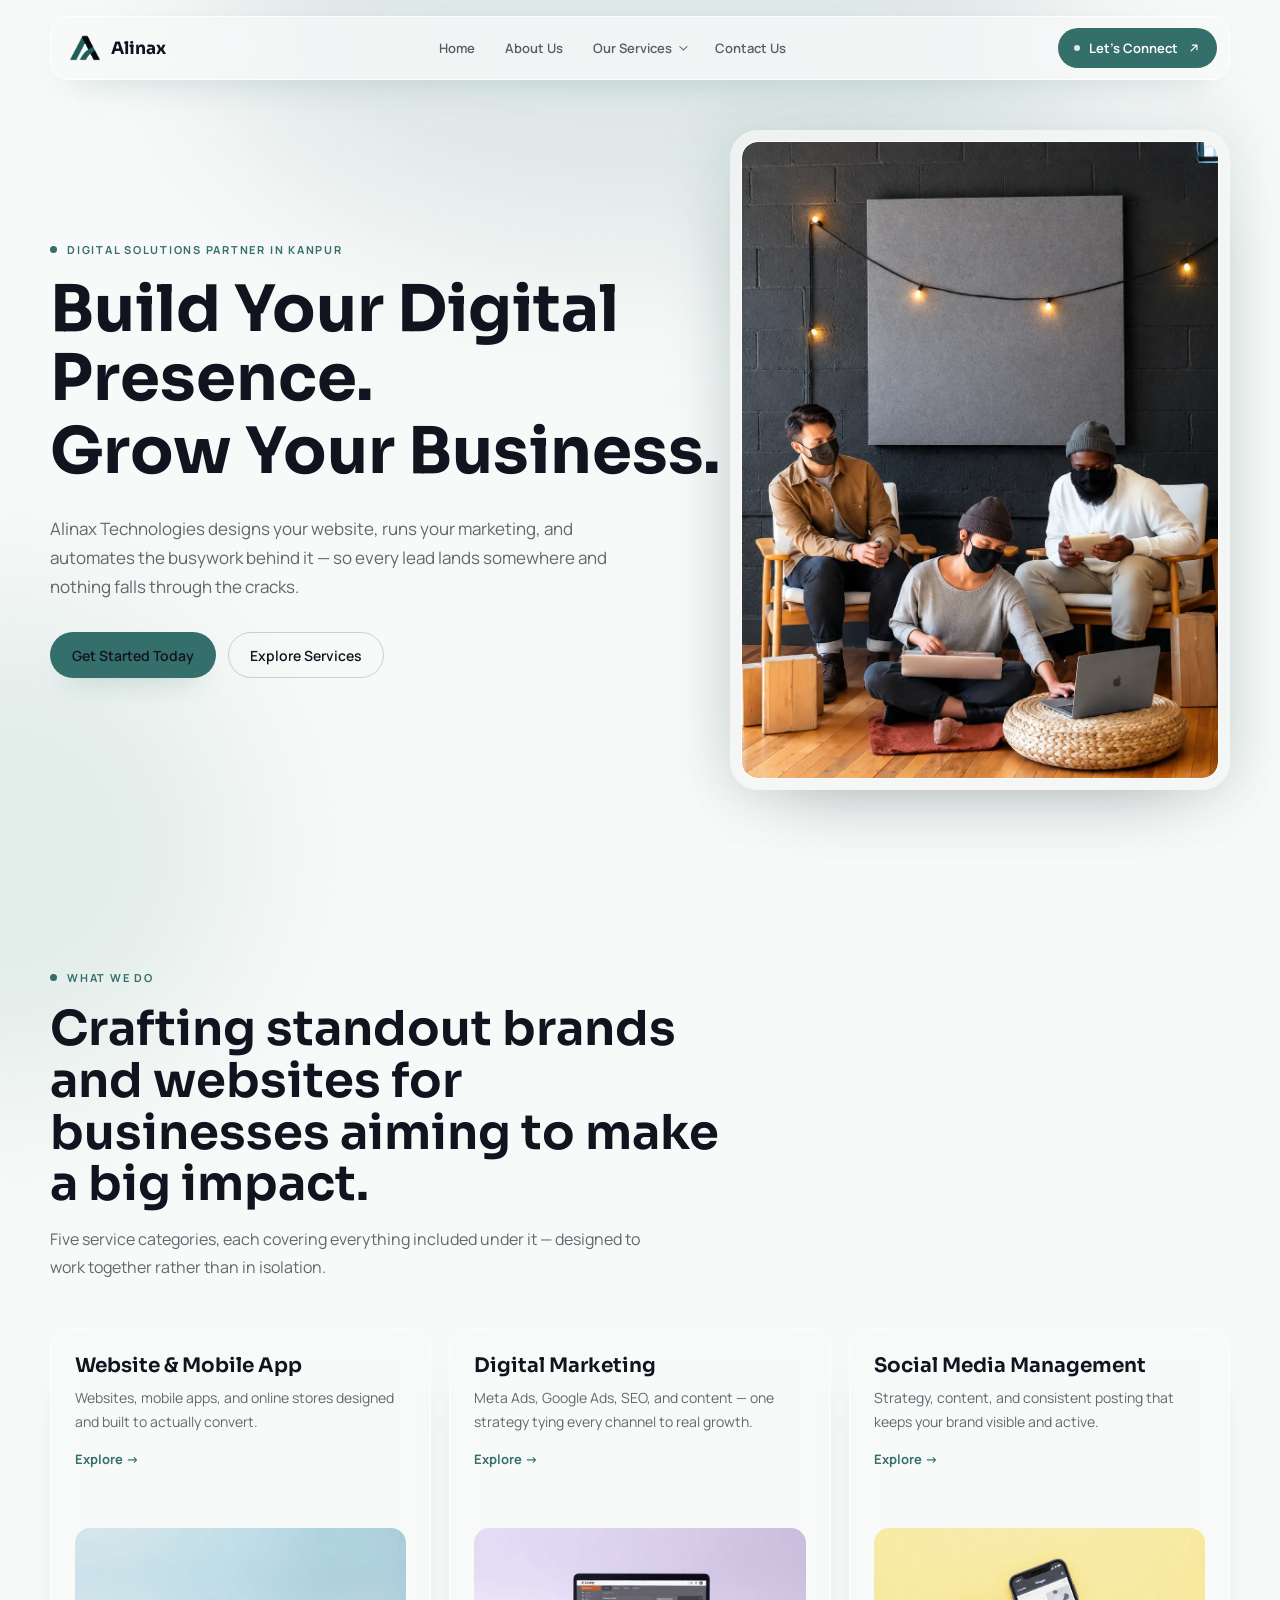
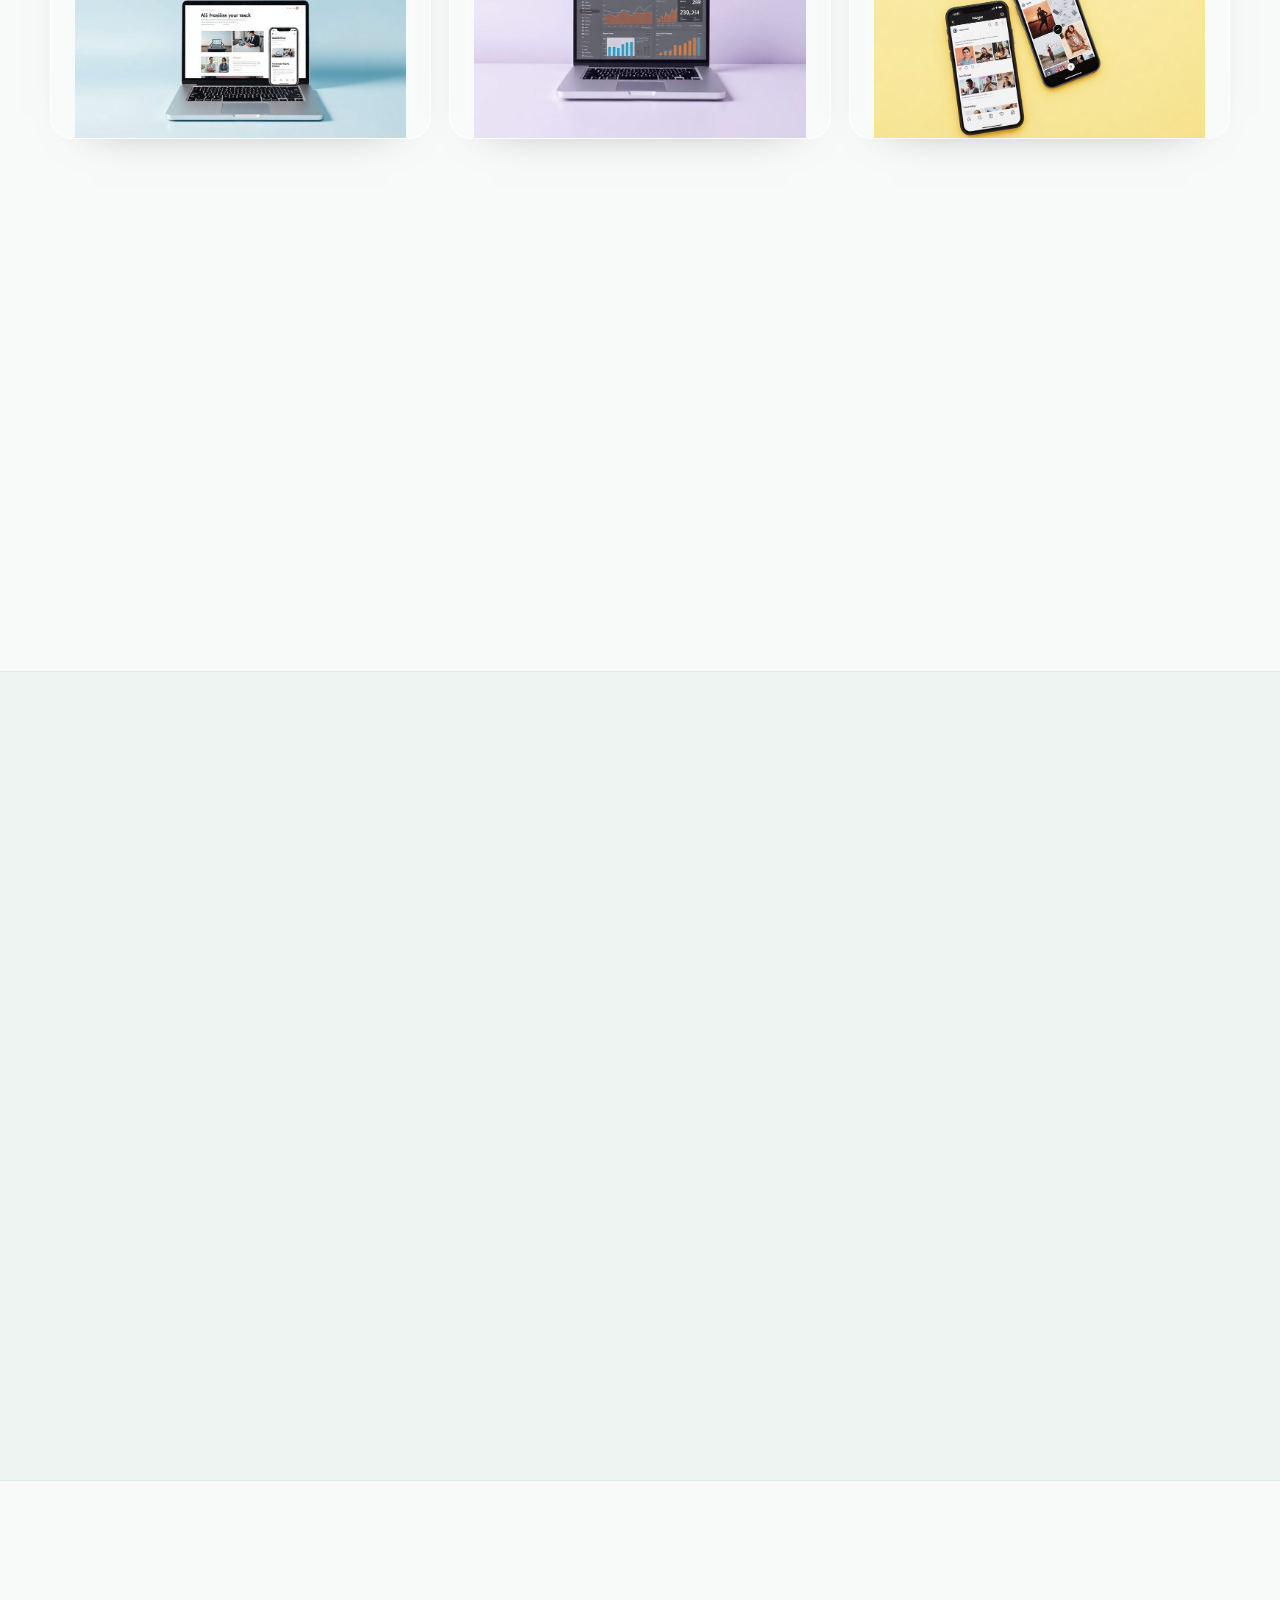
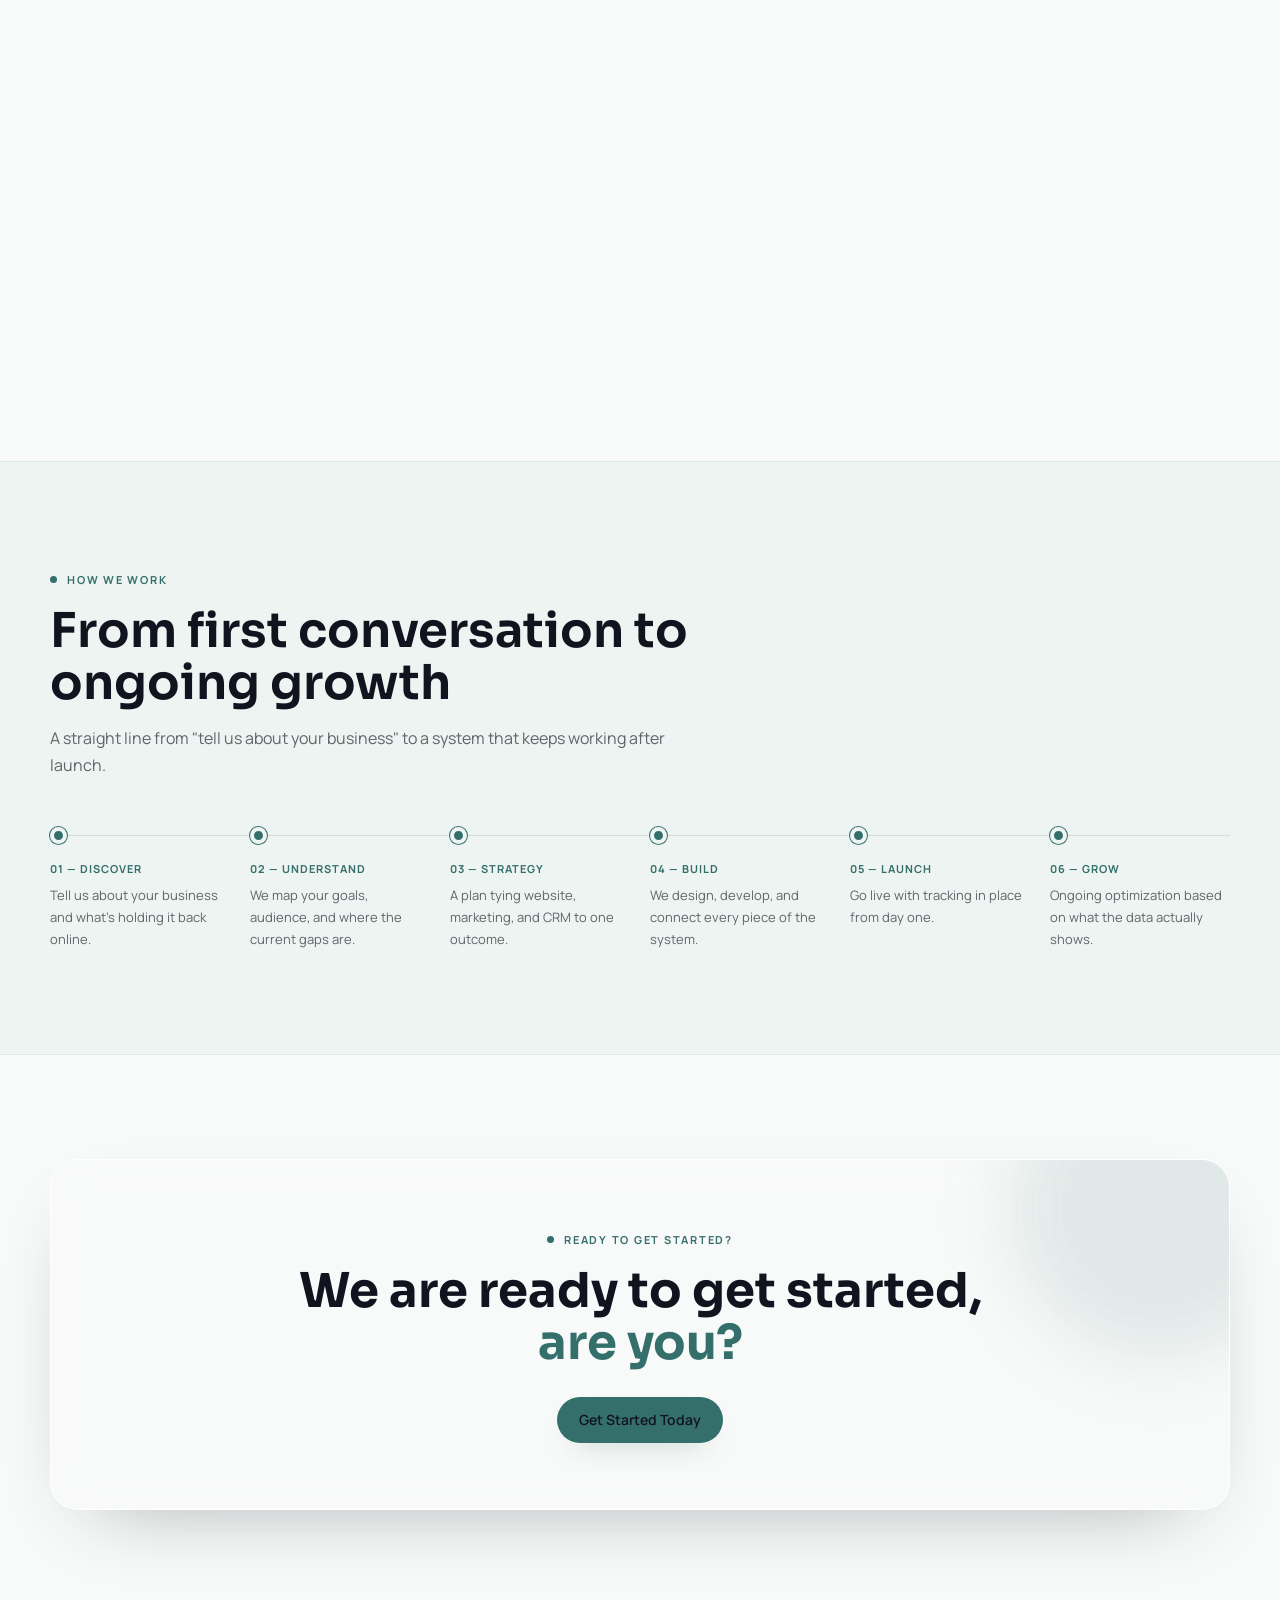
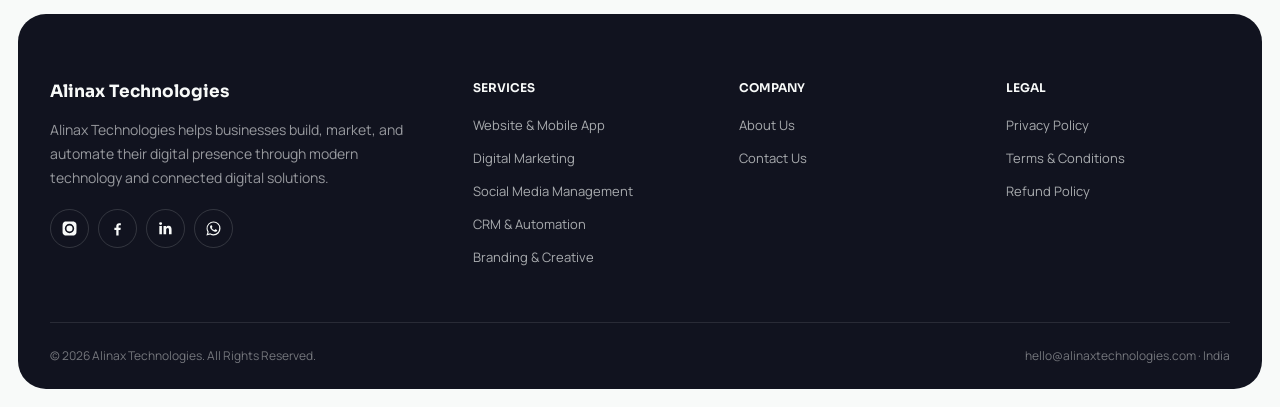
<file: index.html>
<!DOCTYPE html>
<html lang="en">
<head>
<meta charset="UTF-8">
<meta name="viewport" content="width=device-width, initial-scale=1.0">
<link rel="icon" type="image/png" href="/images/favicon.png">
<link rel="apple-touch-icon" href="/images/favicon.png">

<!-- ===== SEO: title + description (edit wording as you like, keep the keywords) ===== -->
<title>Alinax Technologies — Web Design & Digital Marketing Agency in Kanpur</title>
<meta name="description" content="Alinax Technologies is a Kanpur-based digital agency designing websites, running digital marketing, managing social media, and automating operations for growing businesses.">

<!-- ===== SEO: canonical (prevents duplicate-content issues with www/http variants) ===== -->
<link rel="canonical" href="https://alinaxtech.online/">

<!-- ===== SEO: Open Graph (controls the preview card on WhatsApp/Facebook/LinkedIn) ===== -->
<meta property="og:title" content="Alinax Technologies — Build Your Digital Presence">
<meta property="og:description" content="Alinax Technologies designs websites, runs digital marketing, and automates operations — one connected system to help businesses grow online.">
<meta property="og:image" content="https://alinaxtech.online/images/hero.webp">
<meta property="og:url" content="https://alinaxtech.online/">
<meta property="og:type" content="website">
<meta property="og:locale" content="en_IN">

<!-- ===== SEO: Twitter card ===== -->
<meta name="twitter:card" content="summary_large_image">
<meta name="twitter:title" content="Alinax Technologies — Build Your Digital Presence">
<meta name="twitter:description" content="Alinax Technologies designs websites, runs digital marketing, and automates operations for growing businesses.">
<meta name="twitter:image" content="https://alinaxtech.online/images/hero-5.webp">

<!-- ===== Performance: preload the LCP image ===== -->
<link rel="preload" as="image" href="images/hero.webp" fetchpriority="high">

<!-- ===== Performance: fonts, non-blocking ===== -->
<link rel="preconnect" href="https://fonts.googleapis.com">
<link rel="preconnect" href="https://fonts.gstatic.com" crossorigin>
<link rel="stylesheet" href="https://fonts.googleapis.com/css2?family=Bricolage+Grotesque:wght@500;600;700;800&family=Inter:wght@400;500;600&family=IBM+Plex+Mono:wght@400;500&display=swap" media="print" onload="this.media='all'">
<noscript><link rel="stylesheet" href="https://fonts.googleapis.com/css2?family=Bricolage+Grotesque:wght@500;600;700;800&family=Inter:wght@400;500;600&family=IBM+Plex+Mono:wght@400;500&display=swap"></noscript>

<link rel="stylesheet" href="css/style.css">

<!-- ===== SEO: LocalBusiness structured data — FILL IN your real street address and phone below ===== -->
<script type="application/ld+json">
{
  "@context": "https://schema.org",
  "@type": "ProfessionalService",
  "name": "Alinax Technologies",
  "image": "https://alinaxtech.online/images/hero-5.webp",
  "url": "https://alinaxtech.online/",
  "email": "hello@alinaxtechnologies.com",
  "telephone": "+91-8112516235",
  "address": {
    "@type": "PostalAddress",
    "streetAddress": "REPLACE WITH YOUR STREET ADDRESS",
    "addressLocality": "Kanpur",
    "addressRegion": "Uttar Pradesh",
    "postalCode": "REPLACE WITH PIN CODE",
    "addressCountry": "IN"
  },
  "areaServed": "IN",
  "sameAs": [
    "https://instagram.com",
    "https://facebook.com",
    "https://linkedin.com"
  ]
}
</script>
</head>
<body>
<div class="alinax">

  <!-- NAVBAR -->
  <header class="navbar">
    <nav class="nav-inner" aria-label="Main">
      <a class="logo" href="#top">
        <img src="images/A-logo.webp" width="230" height="230" alt="Alinax Technologies logo">
        <span class="logo-word">Alinax</span>
      </a>
      <ul class="nav-links" id="nav-links">
        <li><a href="#top">Home</a></li>
        <li><a href="#about">About Us</a></li>
        <li class="nav-dropdown">
          <a href="#" aria-haspopup="true">Our Services</a>
          <ul class="dropdown-menu">
            <li><a href="/services/web-design/">Website &amp; Mobile App</a></li>
            <li><a href="/services/digital-marketing/">Digital Marketing</a></li>
            <li><a href="/services/social-media-management/">Social Media Management</a></li>
            <li><a href="/services/crm-automation/">CRM &amp; Automation</a></li>
            <li><a href="/services/branding-creative/">Branding &amp; Creative</a></li>
          </ul>
        </li>
        <li><a href="/contact/">Contact Us</a></li>
      </ul>
      <div class="nav-cta">
        <a class="btn-connect" href="/contact/">
          <span class="dot" aria-hidden="true"></span>
          <span class="label">Let's Connect</span>
          <svg viewBox="0 0 24 24" aria-hidden="true"><path d="M7 17L17 7M9 7h8v8" stroke-linecap="round" stroke-linejoin="round"/></svg>
        </a>
        <button class="nav-toggle" id="nav-toggle" aria-expanded="false" aria-label="Menu">☰</button>
      </div>
    </nav>
  </header>

  <!-- HERO -->
  <section class="hero" id="top">
    <img class="hero-bg" src="images/hero.webp" width="1717" height="916" fetchpriority="high" alt="Digital marketing and web design team in Kanpur planning business growth">
    <span class="hero-veil"></span>
    <div class="container">
      <span class="eyebrow">Digital solutions partner in Kanpur</span>
      <h1>
        <span class="line"><span>Build Your Digital Presence.</span></span>
        <span class="line"><span>Grow Your Business.</span></span>
      </h1>
      <p class="lead">Alinax Technologies designs your website, runs your marketing, and automates the busywork behind it — so every lead lands somewhere and nothing falls through the cracks.</p>
      <div class="hero-actions">
        <a class="btn btn-light" href="/contact/">Get Started Today</a>
        <a class="btn btn-outline-light" href="#services">Explore Services</a>
      </div>
    </div>
  </section>

  <!-- SERVICES -->
  <section class="section" id="services">
    <div class="container">
      <div class="section-head reveal">
        <span class="eyebrow">What we do</span>
        <h2>Crafting standout brands and websites for businesses aiming to make a big impact.</h2>
        <p>Five service categories, each covering everything included under it — designed to work together rather than in isolation.</p>
      </div>
      <div class="services-grid">
        <article class="service-tile reveal tile-blue">
          <h3>Website &amp; Mobile App</h3>
          <p>Websites, mobile apps, and online stores designed and built to actually convert.</p>
          <a class="explore" href="/services/web-design/">Explore →</a>
          <img src="images/svc-web.jpg" alt="Website and mobile app development services in Kanpur" width="600" height="400" loading="lazy">
        </article>
        <article class="service-tile reveal tile-violet">
          <h3>Digital Marketing</h3>
          <p>Meta Ads, Google Ads, SEO, and content — one strategy tying every channel to real growth.</p>
          <a class="explore" href="/services/digital-marketing/">Explore →</a>
          <img src="images/svc-marketing.jpg" alt="Digital marketing analytics dashboard" width="600" height="400" loading="lazy">
        </article>
        <article class="service-tile reveal tile-lime">
          <h3>Social Media Management</h3>
          <p>Strategy, content, and consistent posting that keeps your brand visible and active.</p>
          <a class="explore" href="/services/social-media-management/">Explore →</a>
          <img src="images/svc-social.jpg" alt="Social media content management on a smartphone" width="600" height="400" loading="lazy">
        </article>
        <article class="service-tile reveal tile-pink">
          <h3>CRM &amp; Automation</h3>
          <p>Lead management, pipelines, and automated follow-ups so no deal goes cold.</p>
          <a class="explore" href="/services/crm-automation/">Explore →</a>
          <img src="images/svc-crm.jpg" alt="CRM sales pipeline interface" width="600" height="400" loading="lazy">
        </article>
        <article class="service-tile reveal tile-mint">
          <h3>Branding &amp; Creative</h3>
          <p>Logos, identity, and marketing creatives that make your brand recognizable.</p>
          <a class="explore" href="/services/branding-creative/">Explore →</a>
          <img src="images/svc-brand.jpg" alt="Brand identity design materials" width="600" height="400" loading="lazy">
        </article>
      </div>
    </div>
  </section>

  <!-- ABOUT -->
  <section class="section section-alt" id="about">
    <div class="container about-grid">
      <div class="about-copy reveal">
        <span class="eyebrow">About Alinax</span>
        <h2>Locally Crafted, <br><span class="grad-text">Globally Trusted</span></h2>
        <p class="lead-p">Alinax Technologies helps businesses establish, improve, and scale their digital presence — through websites, marketing, SEO, CRM, and automation, built around real business goals rather than one-size-fits-all packages.</p>
        <a class="link-arrow" href="/contact/">More about us →</a>
        <div class="mission-box">
          <b>Our mission</b>
          <p>To help businesses use technology and digital marketing to build stronger brands, attract customers, and operate more efficiently.</p>
        </div>
      </div>
      <div class="about-media reveal">
        <img src="images/team.webp" alt="The Alinax Technologies team in Kanpur" width="600" height="600" loading="lazy">
      </div>
    </div>
  </section>

  <!-- WHY CHOOSE -->
  <section class="section">
    <div class="container">
      <div class="section-head center reveal">
        <span class="eyebrow">Why businesses choose us</span>
        <h2>Built around your business, not a template</h2>
      </div>
      <div class="why-grid">
        <div class="why-item reveal">
          <div class="icon"><svg viewBox="0 0 24 24" aria-hidden="true"><path d="M12 3l8 4.5v9L12 21l-8-4.5v-9L12 3zm0 6a3 3 0 100 6 3 3 0 000-6z" stroke-linecap="round" stroke-linejoin="round"/></svg></div>
          <h3>Business-Focused</h3>
          <p>We start with your goals, not a package list, and build the solution that actually fits.</p>
        </div>
        <div class="why-item reveal">
          <div class="icon"><svg viewBox="0 0 24 24" aria-hidden="true"><path d="M2 12s3.5-6 10-6 10 6 10 6-3.5 6-10 6-10-6-10-6zm10 2.5a2.5 2.5 0 100-5 2.5 2.5 0 000 5z" stroke-linecap="round" stroke-linejoin="round"/></svg></div>
          <h3>Transparent</h3>
          <p>Clear scopes, clear pricing, and status updates you don't have to chase.</p>
        </div>
        <div class="why-item reveal">
          <div class="icon"><svg viewBox="0 0 24 24" aria-hidden="true"><path d="M8 11a3 3 0 100-6 3 3 0 000 6zm8 0a3 3 0 100-6 3 3 0 000 6zM2 20c0-3 2.7-5 6-5s6 2 6 5M14.5 15.2c2.9.2 5.5 2.1 5.5 4.8" stroke-linecap="round" stroke-linejoin="round"/></svg></div>
          <h3>One Digital Partner</h3>
          <p>Website, marketing, SEO, CRM, and automation — one team, one point of contact.</p>
        </div>
        <div class="why-item reveal">
          <div class="icon"><svg viewBox="0 0 24 24" aria-hidden="true"><path d="M4 19V9m5 10V5m5 14v-7m5 7V8" stroke-linecap="round" stroke-linejoin="round"/></svg></div>
          <h3>Built To Grow</h3>
          <p>Every system is designed to scale with you, not need replacing in a year.</p>
        </div>
      </div>
    </div>
  </section>

  <!-- PROCESS -->
  <section class="section section-alt">
    <div class="container">
      <div class="section-head reveal">
        <span class="eyebrow">How we work</span>
        <h2>From first conversation to ongoing growth</h2>
        <p>A straight line from "tell us about your business" to a system that keeps working after launch.</p>
      </div>
      <div class="process-track">
        <div class="process-step reveal"><span class="dot"></span><h4>01 — Discover</h4><p>Tell us about your business and what's holding it back online.</p></div>
        <div class="process-step reveal"><span class="dot"></span><h4>02 — Understand</h4><p>We map your goals, audience, and where the current gaps are.</p></div>
        <div class="process-step reveal"><span class="dot"></span><h4>03 — Strategy</h4><p>A plan tying website, marketing, and CRM to one outcome.</p></div>
        <div class="process-step reveal"><span class="dot"></span><h4>04 — Build</h4><p>We design, develop, and connect every piece of the system.</p></div>
        <div class="process-step reveal"><span class="dot"></span><h4>05 — Launch</h4><p>Go live with tracking in place from day one.</p></div>
        <div class="process-step reveal"><span class="dot"></span><h4>06 — Grow</h4><p>Ongoing optimization based on what the data actually shows.</p></div>
      </div>
    </div>
  </section>

  <!-- CTA -->
  <section class="section" id="contact">
    <div class="container">
      <div class="cta-band reveal">
        <span class="eyebrow">Ready to get started?</span>
        <h2>We are ready to get started, <span class="grad-text">are you?</span></h2>
        <a class="btn btn-light" href="/contact/">Get Started Today</a>
      </div>
    </div>
  </section>

  <!-- FOOTER -->
  <footer class="footer">
    <div class="container">
      <div class="footer-grid">
        <div>
          <span class="logo-word">Alinax Technologies</span>
          <p style="margin-top:16px">Alinax Technologies helps businesses build, market, and automate their digital presence through modern technology and connected digital solutions.</p>
          <div class="footer-social">
            <a href="https://instagram.com" aria-label="Instagram" target="_blank" rel="noreferrer"><svg viewBox="0 0 24 24"><path d="M12 2.2c3.2 0 3.6 0 4.9.07 1.2.06 1.8.25 2.2.42.6.22 1 .48 1.4.9.4.4.7.8.9 1.4.2.4.4 1 .4 2.2.1 1.3.1 1.7.1 4.9s0 3.6-.1 4.9c0 1.2-.2 1.8-.4 2.2-.2.6-.5 1-.9 1.4-.4.4-.8.7-1.4.9-.4.2-1 .4-2.2.4-1.3.1-1.7.1-4.9.1s-3.6 0-4.9-.1c-1.2 0-1.8-.2-2.2-.4-.6-.2-1-.5-1.4-.9-.4-.4-.7-.8-.9-1.4-.2-.4-.4-1-.4-2.2C2.2 15.6 2.2 15.2 2.2 12s0-3.6.1-4.9c0-1.2.2-1.8.4-2.2.2-.6.5-1 .9-1.4.4-.4.8-.7 1.4-.9.4-.2 1-.4 2.2-.4C8.4 2.2 8.8 2.2 12 2.2zm0 3.2A6.6 6.6 0 1018.6 12 6.6 6.6 0 0012 5.4zm0 10.9A4.3 4.3 0 1116.3 12 4.3 4.3 0 0112 16.3zm6.9-11.1a1.55 1.55 0 11-1.55-1.55A1.55 1.55 0 0118.9 5.2z"/></svg></a>
            <a href="https://facebook.com" aria-label="Facebook" target="_blank" rel="noreferrer"><svg viewBox="0 0 24 24"><path d="M13.5 22v-8h2.7l.4-3.1h-3.1V8.9c0-.9.25-1.5 1.55-1.5H16.7V4.6a21 21 0 00-2.4-.12c-2.4 0-4 1.46-4 4.14v2.28H7.6V14h2.7v8z"/></svg></a>
            <a href="https://linkedin.com" aria-label="LinkedIn" target="_blank" rel="noreferrer"><svg viewBox="0 0 24 24"><path d="M6.94 8.5v11.6H3.3V8.5zM5.12 3a2.11 2.11 0 110 4.22 2.11 2.11 0 010-4.22zM9.2 8.5h3.5v1.6h.05a3.84 3.84 0 013.45-1.9c3.7 0 4.38 2.43 4.38 5.6v6.3h-3.65v-5.6c0-1.33 0-3.05-1.86-3.05s-2.15 1.45-2.15 2.95v5.7H9.2z"/></svg></a>
            <a href="https://wa.me/918112516235" aria-label="WhatsApp" target="_blank" rel="noreferrer"><svg viewBox="0 0 24 24"><path d="M12.04 2A9.9 9.9 0 002.2 11.9a9.75 9.75 0 001.32 4.92L2 22l5.32-1.39a9.9 9.9 0 004.72 1.2h.01a9.9 9.9 0 009.85-9.9A9.9 9.9 0 0012.04 2zm0 18.05a8.2 8.2 0 01-4.18-1.14l-.3-.18-3.16.83.84-3.08-.2-.32a8.19 8.19 0 1114.99-4.36 8.2 8.2 0 01-8 8.25zm4.5-6.13c-.25-.13-1.46-.72-1.68-.8s-.39-.13-.56.12-.64.8-.78.97-.29.18-.53.06a6.7 6.7 0 01-1.98-1.22 7.4 7.4 0 01-1.36-1.7c-.14-.25 0-.38.11-.5s.25-.29.37-.44a1.7 1.7 0 00.25-.41.46.46 0 000-.44c-.06-.12-.55-1.34-.76-1.83s-.4-.42-.55-.43h-.48a.92.92 0 00-.66.31 2.79 2.79 0 00-.87 2.08 4.85 4.85 0 001.01 2.56 11.1 11.1 0 004.26 3.76c.6.26 1.06.41 1.42.53a3.4 3.4 0 001.57.1 2.56 2.56 0 001.68-1.19 2.08 2.08 0 00.14-1.18c-.06-.11-.22-.17-.47-.29z"/></svg></a>
          </div>
        </div>
        <div>
          <h4>Services</h4>
          <ul>
            <li><a href="/services/web-design/">Website &amp; Mobile App</a></li>
            <li><a href="/services/digital-marketing/">Digital Marketing</a></li>
            <li><a href="/services/social-media-management/">Social Media Management</a></li>
            <li><a href="/services/crm-automation/">CRM &amp; Automation</a></li>
            <li><a href="/services/branding-creative/">Branding &amp; Creative</a></li>
          </ul>
        </div>
        <div>
          <h4>Company</h4>
          <ul>
            <li><a href="#about">About Us</a></li>
            <li><a href="/contact/">Contact Us</a></li>
          </ul>
        </div>
        <div>
          <h4>Legal</h4>
          <ul>
            <li><a href="#top">Privacy Policy</a></li>
            <li><a href="#top">Terms &amp; Conditions</a></li>
            <li><a href="#top">Refund Policy</a></li>
          </ul>
        </div>
      </div>
      <div class="footer-bottom">
        <span>© <span id="year">2026</span> Alinax Technologies. All Rights Reserved.</span>
        <span>hello@alinaxtechnologies.com · India</span>
      </div>
    </div>
  </footer>

</div>
<script src="js/script.js" defer></script>
</body>
</html>
</file>
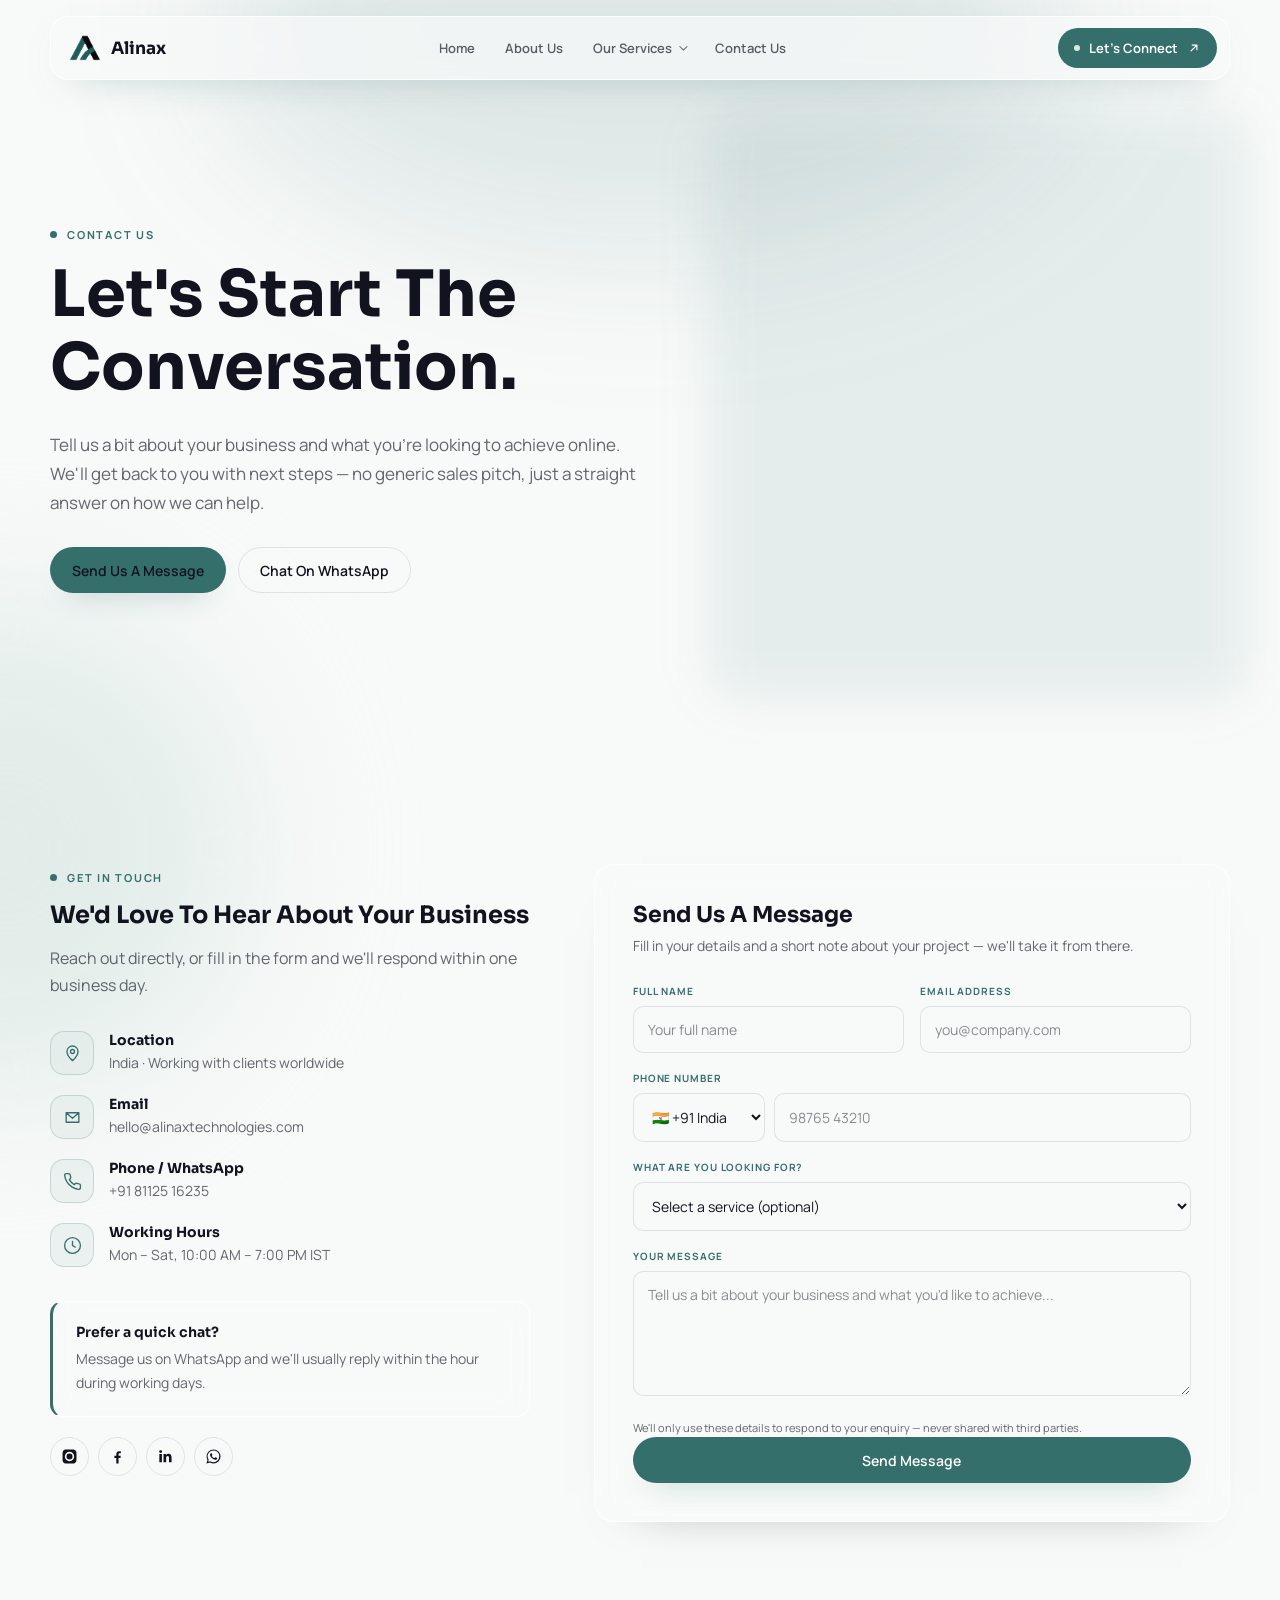
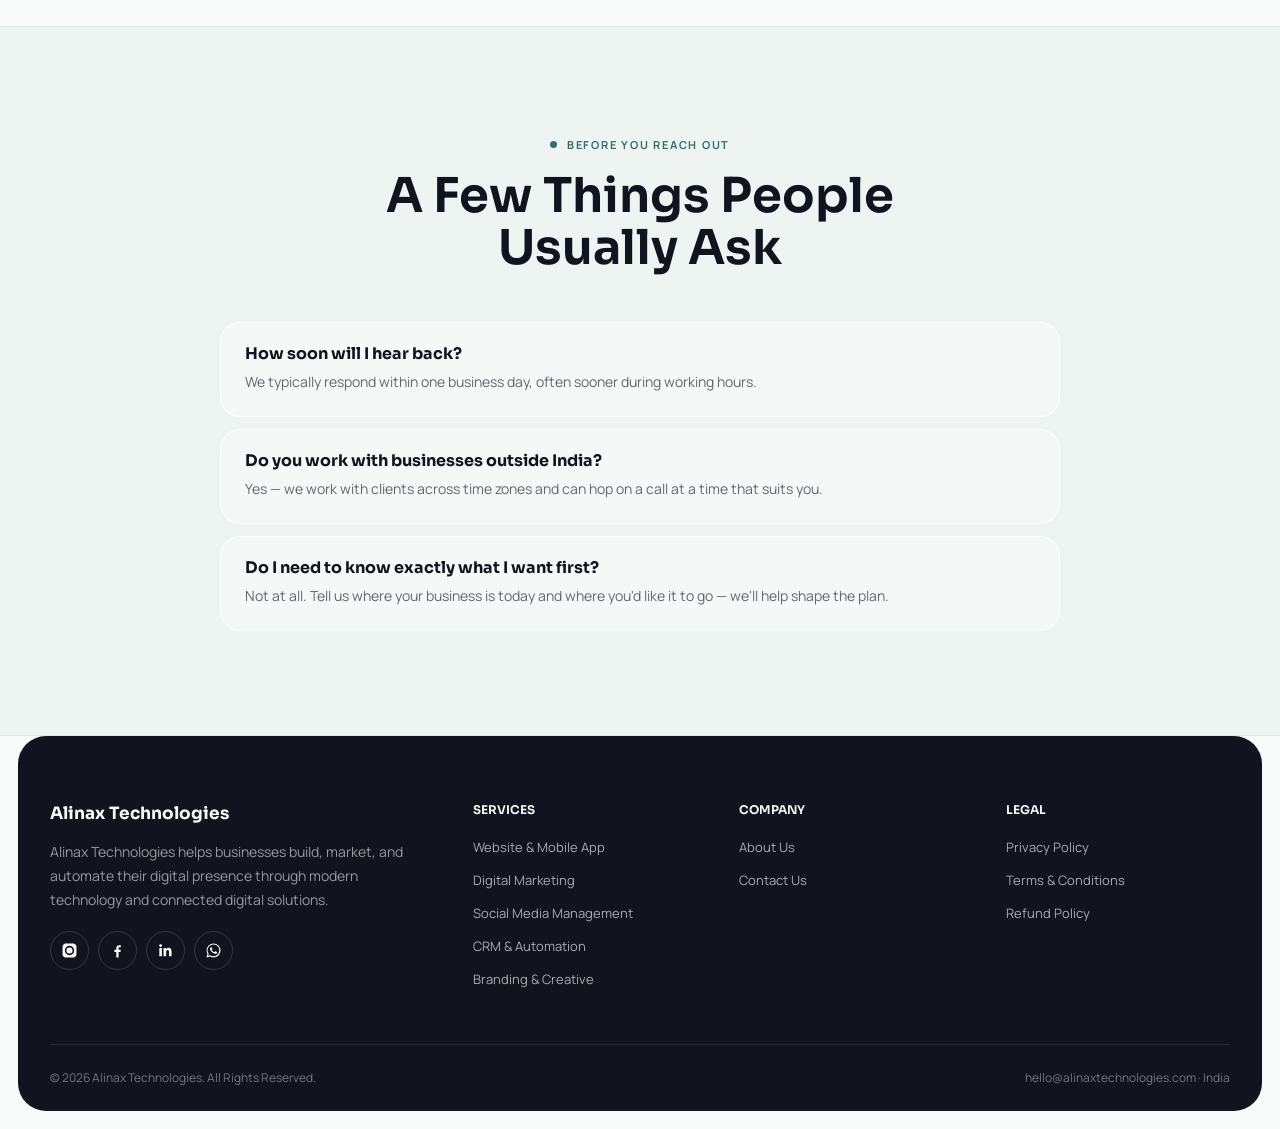
<file: contact/index.html>
<!DOCTYPE html>
<html lang="en">
<head>
<meta charset="UTF-8">
<meta name="viewport" content="width=device-width, initial-scale=1.0">
<link rel="icon" type="image/png" href="/images/favicon.png">
<link rel="apple-touch-icon" href="/images/favicon.png">
<title>Contact Us — Alinax Technologies</title>
<meta name="description" content="Get in touch with Alinax Technologies. Tell us about your business and we'll get back to you about your website, marketing, CRM or automation project.">
<link rel="canonical" href="https://alinaxtech.online/contact/">
<meta property="og:url" content="https://alinaxtech.online/contact/">
<link rel="preconnect" href="https://fonts.googleapis.com">
<link rel="preconnect" href="https://fonts.gstatic.com" crossorigin>
<link rel="stylesheet" href="https://fonts.googleapis.com/css2?family=Bricolage+Grotesque:wght@500;600;700;800&family=Inter:wght@400;500;600&family=IBM+Plex+Mono:wght@400;500&display=swap">
<link rel="stylesheet" href="../css/style.css">
</head>
<body>
<div class="alinax">

  <!-- NAVBAR -->
  <header class="navbar">
    <nav class="nav-inner" aria-label="Main">
      <a class="logo" href="/">
      <img src="../images/A-logo.webp" width="230" height="230" alt="Alinax Technologies logo">
        <span class="logo-word">Alinax</span>
      </a>
      <ul class="nav-links" id="nav-links">
        <li><a href="/#top">Home</a></li>
        <li><a href="/#about">About Us</a></li>
        <li class="nav-dropdown">
          <a href="#" aria-haspopup="true">Our Services</a>
          <ul class="dropdown-menu">
            <li><a href="/services/web-design/">Website &amp; Mobile App</a></li>
            <li><a href="/services/digital-marketing/">Digital Marketing</a></li>
            <li><a href="/services/social-media-management/">Social Media Management</a></li>
            <li><a href="/services/crm-automation/">CRM &amp; Automation</a></li>
            <li><a href="/services/branding-creative/">Branding &amp; Creative</a></li>
          </ul>
        </li>
        <li><a href="/contact/">Contact Us</a></li>
      </ul>
      <div class="nav-cta">
        <a class="btn-connect" href="#contact-form">
          <span class="dot" aria-hidden="true"></span>
          <span class="label">Let's Connect</span>
          <svg viewBox="0 0 24 24" aria-hidden="true"><path d="M7 17L17 7M9 7h8v8" stroke-linecap="round" stroke-linejoin="round"/></svg>
        </a>
        <button class="nav-toggle" id="nav-toggle" aria-expanded="false" aria-label="Menu">☰</button>
      </div>
    </nav>
  </header>

  <!-- HERO -->
  <section class="hero hero-service" id="top">
    <div class="container">
      <span class="eyebrow">Contact Us</span>
      <h1>
        <span class="line"><span>Let's Start The</span></span>
        <span class="line"><span>Conversation.</span></span>
      </h1>
      <p class="lead">Tell us a bit about your business and what you're looking to achieve online. We'll get back to you with next steps — no generic sales pitch, just a straight answer on how we can help.</p>
      <div class="hero-actions">
        <a class="btn btn-light" href="#contact-form">Send Us A Message</a>
        <a class="btn btn-outline-light" href="https://wa.me/918112516235" target="_blank" rel="noreferrer">Chat On WhatsApp</a>
      </div>
    </div>
  </section>

  <!-- CONTACT -->
  <section class="section" id="contact-form">
    <div class="container contact-grid">

      <!-- CONTACT INFO -->
      <div class="reveal">
        <span class="eyebrow">Get in touch</span>
        <h2>We'd Love To Hear About Your Business</h2>
        <p class="lead-p" style="margin-top:16px">Reach out directly, or fill in the form and we'll respond within one business day.</p>

        <div class="contact-info-list">
          <div class="contact-info-item">
            <div class="icon"><svg viewBox="0 0 24 24" aria-hidden="true"><path d="M12 21s7-6.2 7-11.5A7 7 0 005 9.5C5 14.8 12 21 12 21zm0-9a2.5 2.5 0 100-5 2.5 2.5 0 000 5z" stroke-linecap="round" stroke-linejoin="round"/></svg></div>
            <div>
              <h4>Location</h4>
              <p>India · Working with clients worldwide</p>
            </div>
          </div>
          <div class="contact-info-item">
            <div class="icon"><svg viewBox="0 0 24 24" aria-hidden="true"><path d="M4 6h16v12H4V6zm0 0l8 7 8-7" stroke-linecap="round" stroke-linejoin="round"/></svg></div>
            <div>
              <h4>Email</h4>
              <a href="mailto:hello@alinaxtechnologies.com">hello@alinaxtechnologies.com</a>
            </div>
          </div>
          <div class="contact-info-item">
            <div class="icon"><svg viewBox="0 0 24 24" aria-hidden="true"><path d="M22 16.9v3a2 2 0 01-2.2 2 19.8 19.8 0 01-8.6-3.1 19.5 19.5 0 01-6-6A19.8 19.8 0 012.1 4.2 2 2 0 014.1 2h3a2 2 0 012 1.7c.1.9.3 1.8.6 2.7a2 2 0 01-.5 2.1L8 9.7a16 16 0 006.3 6.3l1.2-1.2a2 2 0 012.1-.5c.9.3 1.8.5 2.7.6a2 2 0 011.7 2.1z" stroke-linecap="round" stroke-linejoin="round"/></svg></div>
            <div>
              <h4>Phone / WhatsApp</h4>
              <a href="https://wa.me/918112516235" target="_blank" rel="noreferrer">+91 81125 16235</a>
            </div>
          </div>
          <div class="contact-info-item">
            <div class="icon"><svg viewBox="0 0 24 24" aria-hidden="true"><path d="M12 7v5l3.5 2M22 12a10 10 0 11-20 0 10 10 0 0120 0z" stroke-linecap="round" stroke-linejoin="round"/></svg></div>
            <div>
              <h4>Working Hours</h4>
              <p>Mon – Sat, 10:00 AM – 7:00 PM IST</p>
            </div>
          </div>
        </div>

        <div class="mission-box" style="margin-top:34px">
          <b>Prefer a quick chat?</b>
          <p>Message us on WhatsApp and we'll usually reply within the hour during working days.</p>
        </div>

        <div class="contact-social">
          <a href="https://instagram.com" aria-label="Instagram" target="_blank" rel="noreferrer"><svg viewBox="0 0 24 24"><path d="M12 2.2c3.2 0 3.6 0 4.9.07 1.2.06 1.8.25 2.2.42.6.22 1 .48 1.4.9.4.4.7.8.9 1.4.2.4.4 1 .4 2.2.1 1.3.1 1.7.1 4.9s0 3.6-.1 4.9c0 1.2-.2 1.8-.4 2.2-.2.6-.5 1-.9 1.4-.4.4-.8.7-1.4.9-.4.2-1 .4-2.2.4-1.3.1-1.7.1-4.9.1s-3.6 0-4.9-.1c-1.2 0-1.8-.2-2.2-.4-.6-.2-1-.5-1.4-.9-.4-.4-.7-.8-.9-1.4-.2-.4-.4-1-.4-2.2C2.2 15.6 2.2 15.2 2.2 12s0-3.6.1-4.9c0-1.2.2-1.8.4-2.2.2-.6.5-1 .9-1.4.4-.4.8-.7 1.4-.9.4-.2 1-.4 2.2-.4C8.4 2.2 8.8 2.2 12 2.2zm0 3.2A6.6 6.6 0 1018.6 12 6.6 6.6 0 0012 5.4zm0 10.9A4.3 4.3 0 1116.3 12 4.3 4.3 0 0112 16.3zm6.9-11.1a1.55 1.55 0 11-1.55-1.55A1.55 1.55 0 0118.9 5.2z"/></svg></a>
          <a href="https://facebook.com" aria-label="Facebook" target="_blank" rel="noreferrer"><svg viewBox="0 0 24 24"><path d="M13.5 22v-8h2.7l.4-3.1h-3.1V8.9c0-.9.25-1.5 1.55-1.5H16.7V4.6a21 21 0 00-2.4-.12c-2.4 0-4 1.46-4 4.14v2.28H7.6V14h2.7v8z"/></svg></a>
          <a href="https://linkedin.com" aria-label="LinkedIn" target="_blank" rel="noreferrer"><svg viewBox="0 0 24 24"><path d="M6.94 8.5v11.6H3.3V8.5zM5.12 3a2.11 2.11 0 110 4.22 2.11 2.11 0 010-4.22zM9.2 8.5h3.5v1.6h.05a3.84 3.84 0 013.45-1.9c3.7 0 4.38 2.43 4.38 5.6v6.3h-3.65v-5.6c0-1.33 0-3.05-1.86-3.05s-2.15 1.45-2.15 2.95v5.7H9.2z"/></svg></a>
          <a href="https://wa.me/918112516235" aria-label="WhatsApp" target="_blank" rel="noreferrer"><svg viewBox="0 0 24 24"><path d="M12.04 2A9.9 9.9 0 002.2 11.9a9.75 9.75 0 001.32 4.92L2 22l5.32-1.39a9.9 9.9 0 004.72 1.2h.01a9.9 9.9 0 009.85-9.9A9.9 9.9 0 0012.04 2zm0 18.05a8.2 8.2 0 01-4.18-1.14l-.3-.18-3.16.83.84-3.08-.2-.32a8.19 8.19 0 1114.99-4.36 8.2 8.2 0 01-8 8.25zm4.5-6.13c-.25-.13-1.46-.72-1.68-.8s-.39-.13-.56.12-.64.8-.78.97-.29.18-.53.06a6.7 6.7 0 01-1.98-1.22 7.4 7.4 0 01-1.36-1.7c-.14-.25 0-.38.11-.5s.25-.29.37-.44a1.7 1.7 0 00.25-.41.46.46 0 000-.44c-.06-.12-.55-1.34-.76-1.83s-.4-.42-.55-.43h-.48a.92.92 0 00-.66.31 2.79 2.79 0 00-.87 2.08 4.85 4.85 0 001.01 2.56 11.1 11.1 0 004.26 3.76c.6.26 1.06.41 1.42.53a3.4 3.4 0 001.57.1 2.56 2.56 0 001.68-1.19 2.08 2.08 0 00.14-1.18c-.06-.11-.22-.17-.47-.29z"/></svg></a>
        </div>
      </div>

      <!-- CONTACT FORM -->
      <div class="contact-card reveal">
        <h3>Send Us A Message</h3>
        <p class="sub">Fill in your details and a short note about your project — we'll take it from there.</p>

        <form id="contact-form" novalidate>
          <div class="form-row">
            <div class="form-group">
              <label for="cf-name">Full Name</label>
              <input type="text" id="cf-name" name="name" placeholder="Your full name" required>
            </div>
            <div class="form-group">
              <label for="cf-email">Email Address</label>
              <input type="email" id="cf-email" name="email" placeholder="you@company.com" required>
            </div>
          </div>

          <div class="form-group">
            <label for="cf-phone">Phone Number</label>
            <div class="phone-field">
              <select id="cf-cc" name="country_code" class="cc-select" aria-label="Country code">
                <option value="+91" selected>🇮🇳 +91 India</option>
                <option value="+1">🇺🇸 +1 USA/Canada</option>
                <option value="+44">🇬🇧 +44 UK</option>
                <option value="+61">🇦🇺 +61 Australia</option>
                <option value="+971">🇦🇪 +971 UAE</option>
                <option value="+966">🇸🇦 +966 Saudi Arabia</option>
                <option value="+974">🇶🇦 +974 Qatar</option>
                <option value="+965">🇰🇼 +965 Kuwait</option>
                <option value="+968">🇴🇲 +968 Oman</option>
                <option value="+973">🇧🇭 +973 Bahrain</option>
                <option value="+65">🇸🇬 +65 Singapore</option>
                <option value="+60">🇲🇾 +60 Malaysia</option>
                <option value="+62">🇮🇩 +62 Indonesia</option>
                <option value="+66">🇹🇭 +66 Thailand</option>
                <option value="+63">🇵🇭 +63 Philippines</option>
                <option value="+92">🇵🇰 +92 Pakistan</option>
                <option value="+880">🇧🇩 +880 Bangladesh</option>
                <option value="+94">🇱🇰 +94 Sri Lanka</option>
                <option value="+977">🇳🇵 +977 Nepal</option>
                <option value="+49">🇩🇪 +49 Germany</option>
                <option value="+33">🇫🇷 +33 France</option>
                <option value="+34">🇪🇸 +34 Spain</option>
                <option value="+39">🇮🇹 +39 Italy</option>
                <option value="+31">🇳🇱 +31 Netherlands</option>
                <option value="+41">🇨🇭 +41 Switzerland</option>
                <option value="+46">🇸🇪 +46 Sweden</option>
                <option value="+353">🇮🇪 +353 Ireland</option>
                <option value="+81">🇯🇵 +81 Japan</option>
                <option value="+82">🇰🇷 +82 South Korea</option>
                <option value="+86">🇨🇳 +86 China</option>
                <option value="+7">🇷🇺 +7 Russia</option>
                <option value="+90">🇹🇷 +90 Turkey</option>
                <option value="+20">🇪🇬 +20 Egypt</option>
                <option value="+234">🇳🇬 +234 Nigeria</option>
                <option value="+254">🇰🇪 +254 Kenya</option>
                <option value="+27">🇿🇦 +27 South Africa</option>
                <option value="+55">🇧🇷 +55 Brazil</option>
                <option value="+52">🇲🇽 +52 Mexico</option>
                <option value="+64">🇳🇿 +64 New Zealand</option>
              </select>
              <input type="tel" id="cf-phone" name="phone" class="cc-number" placeholder="98765 43210" inputmode="numeric" required>
            </div>
          </div>

          <div class="form-group">
            <label for="cf-service">What Are You Looking For?</label>
            <select id="cf-service" name="service">
              <option value="">Select a service (optional)</option>
              <option>Website &amp; Mobile App</option>
              <option>Digital Marketing</option>
              <option>Social Media Management</option>
              <option>CRM &amp; Automation</option>
              <option>Branding &amp; Creative</option>
              <option>Something else / Not sure yet</option>
            </select>
          </div>

          <div class="form-group">
            <label for="cf-message">Your Message</label>
            <textarea id="cf-message" name="message" placeholder="Tell us a bit about your business and what you'd like to achieve..." required></textarea>
          </div>

          <p class="form-note">We'll only use these details to respond to your enquiry — never shared with third parties.</p>

          <button type="submit" class="btn btn-primary form-submit">Send Message</button>
          <div id="form-status" class="form-status" role="status" aria-live="polite"></div>
        </form>
      </div>

    </div>
  </section>

  <!-- FAQ -->
  <section class="section section-alt">
    <div class="container">
      <div class="section-head center reveal">
        <span class="eyebrow">Before you reach out</span>
        <h2>A Few Things People Usually Ask</h2>
      </div>
      <div class="faq-list">
        <div class="faq-item reveal">
          <h3>How soon will I hear back?</h3>
          <p>We typically respond within one business day, often sooner during working hours.</p>
        </div>
        <div class="faq-item reveal">
          <h3>Do you work with businesses outside India?</h3>
          <p>Yes — we work with clients across time zones and can hop on a call at a time that suits you.</p>
        </div>
        <div class="faq-item reveal">
          <h3>Do I need to know exactly what I want first?</h3>
          <p>Not at all. Tell us where your business is today and where you'd like it to go — we'll help shape the plan.</p>
        </div>
      </div>
    </div>
  </section>

  <!-- FOOTER -->
  <footer class="footer">
    <div class="container">
      <div class="footer-grid">
        <div>
          <span class="logo-word">Alinax Technologies</span>
          <p style="margin-top:16px">Alinax Technologies helps businesses build, market, and automate their digital presence through modern technology and connected digital solutions.</p>
          <div class="footer-social">
            <a href="https://instagram.com" aria-label="Instagram" target="_blank" rel="noreferrer"><svg viewBox="0 0 24 24"><path d="M12 2.2c3.2 0 3.6 0 4.9.07 1.2.06 1.8.25 2.2.42.6.22 1 .48 1.4.9.4.4.7.8.9 1.4.2.4.4 1 .4 2.2.1 1.3.1 1.7.1 4.9s0 3.6-.1 4.9c0 1.2-.2 1.8-.4 2.2-.2.6-.5 1-.9 1.4-.4.4-.8.7-1.4.9-.4.2-1 .4-2.2.4-1.3.1-1.7.1-4.9.1s-3.6 0-4.9-.1c-1.2 0-1.8-.2-2.2-.4-.6-.2-1-.5-1.4-.9-.4-.4-.7-.8-.9-1.4-.2-.4-.4-1-.4-2.2C2.2 15.6 2.2 15.2 2.2 12s0-3.6.1-4.9c0-1.2.2-1.8.4-2.2.2-.6.5-1 .9-1.4.4-.4.8-.7 1.4-.9.4-.2 1-.4 2.2-.4C8.4 2.2 8.8 2.2 12 2.2zm0 3.2A6.6 6.6 0 1018.6 12 6.6 6.6 0 0012 5.4zm0 10.9A4.3 4.3 0 1116.3 12 4.3 4.3 0 0112 16.3zm6.9-11.1a1.55 1.55 0 11-1.55-1.55A1.55 1.55 0 0118.9 5.2z"/></svg></a>
            <a href="https://facebook.com" aria-label="Facebook" target="_blank" rel="noreferrer"><svg viewBox="0 0 24 24"><path d="M13.5 22v-8h2.7l.4-3.1h-3.1V8.9c0-.9.25-1.5 1.55-1.5H16.7V4.6a21 21 0 00-2.4-.12c-2.4 0-4 1.46-4 4.14v2.28H7.6V14h2.7v8z"/></svg></a>
            <a href="https://linkedin.com" aria-label="LinkedIn" target="_blank" rel="noreferrer"><svg viewBox="0 0 24 24"><path d="M6.94 8.5v11.6H3.3V8.5zM5.12 3a2.11 2.11 0 110 4.22 2.11 2.11 0 010-4.22zM9.2 8.5h3.5v1.6h.05a3.84 3.84 0 013.45-1.9c3.7 0 4.38 2.43 4.38 5.6v6.3h-3.65v-5.6c0-1.33 0-3.05-1.86-3.05s-2.15 1.45-2.15 2.95v5.7H9.2z"/></svg></a>
            <a href="https://wa.me/918112516235" aria-label="WhatsApp" target="_blank" rel="noreferrer"><svg viewBox="0 0 24 24"><path d="M12.04 2A9.9 9.9 0 002.2 11.9a9.75 9.75 0 001.32 4.92L2 22l5.32-1.39a9.9 9.9 0 004.72 1.2h.01a9.9 9.9 0 009.85-9.9A9.9 9.9 0 0012.04 2zm0 18.05a8.2 8.2 0 01-4.18-1.14l-.3-.18-3.16.83.84-3.08-.2-.32a8.19 8.19 0 1114.99-4.36 8.2 8.2 0 01-8 8.25zm4.5-6.13c-.25-.13-1.46-.72-1.68-.8s-.39-.13-.56.12-.64.8-.78.97-.29.18-.53.06a6.7 6.7 0 01-1.98-1.22 7.4 7.4 0 01-1.36-1.7c-.14-.25 0-.38.11-.5s.25-.29.37-.44a1.7 1.7 0 00.25-.41.46.46 0 000-.44c-.06-.12-.55-1.34-.76-1.83s-.4-.42-.55-.43h-.48a.92.92 0 00-.66.31 2.79 2.79 0 00-.87 2.08 4.85 4.85 0 001.01 2.56 11.1 11.1 0 004.26 3.76c.6.26 1.06.41 1.42.53a3.4 3.4 0 001.57.1 2.56 2.56 0 001.68-1.19 2.08 2.08 0 00.14-1.18c-.06-.11-.22-.17-.47-.29z"/></svg></a>
          </div>
        </div>
        <div>
          <h4>Services</h4>
          <ul>
            <li><a href="/services/web-design/">Website &amp; Mobile App</a></li>
            <li><a href="/services/digital-marketing/">Digital Marketing</a></li>
            <li><a href="/services/social-media-management/">Social Media Management</a></li>
            <li><a href="/services/crm-automation/">CRM &amp; Automation</a></li>
            <li><a href="/services/branding-creative/">Branding &amp; Creative</a></li>
          </ul>
        </div>
        <div>
          <h4>Company</h4>
          <ul>
            <li><a href="index.html#about">About Us</a></li>
            <li><a href="/contact/">Contact Us</a></li>
          </ul>
        </div>
        <div>
          <h4>Legal</h4>
          <ul>
            <li><a href="index.html#top">Privacy Policy</a></li>
            <li><a href="index.html#top">Terms &amp; Conditions</a></li>
            <li><a href="index.html#top">Refund Policy</a></li>
          </ul>
        </div>
      </div>
      <div class="footer-bottom">
        <span>© <span id="year">2026</span> Alinax Technologies. All Rights Reserved.</span>
        <span>hello@alinaxtechnologies.com · India</span>
      </div>
    </div>
  </footer>

</div>
<script src="../js/script.js" defer></script>
</body>
</html>
</file>
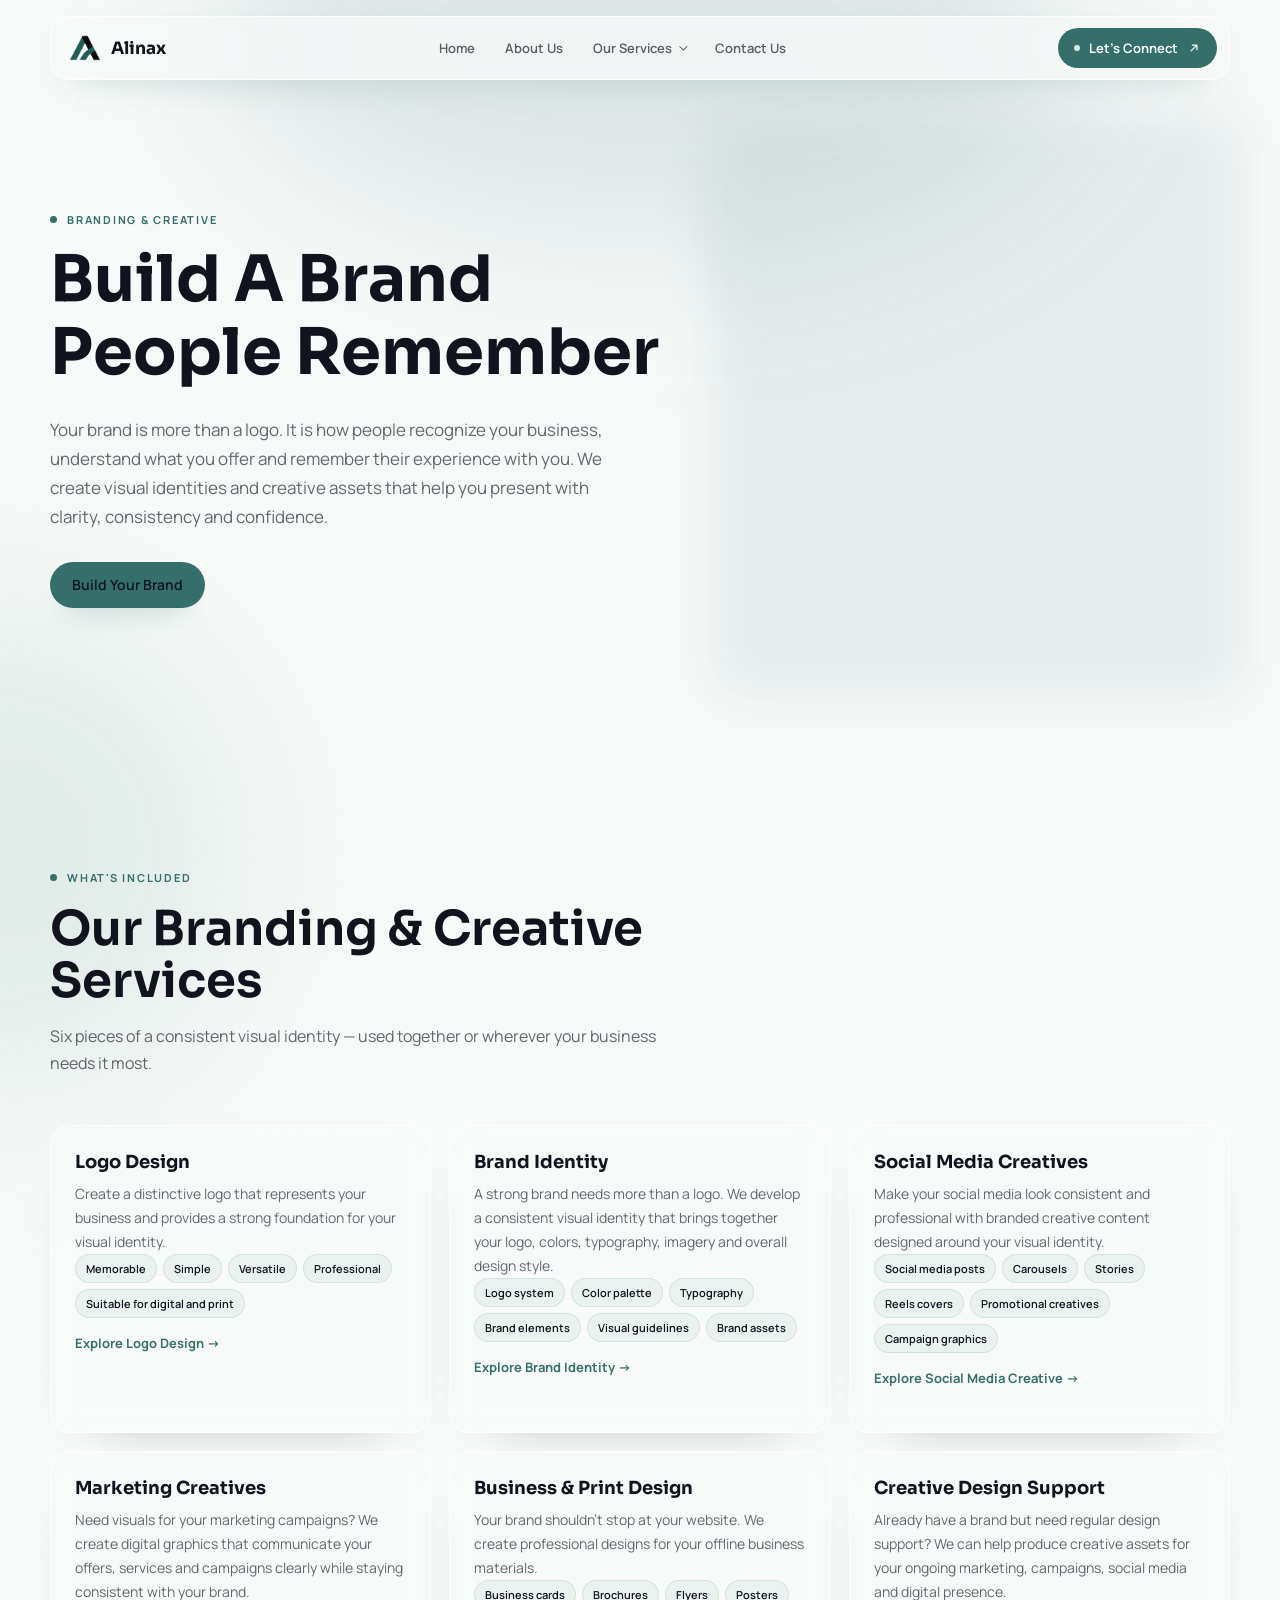
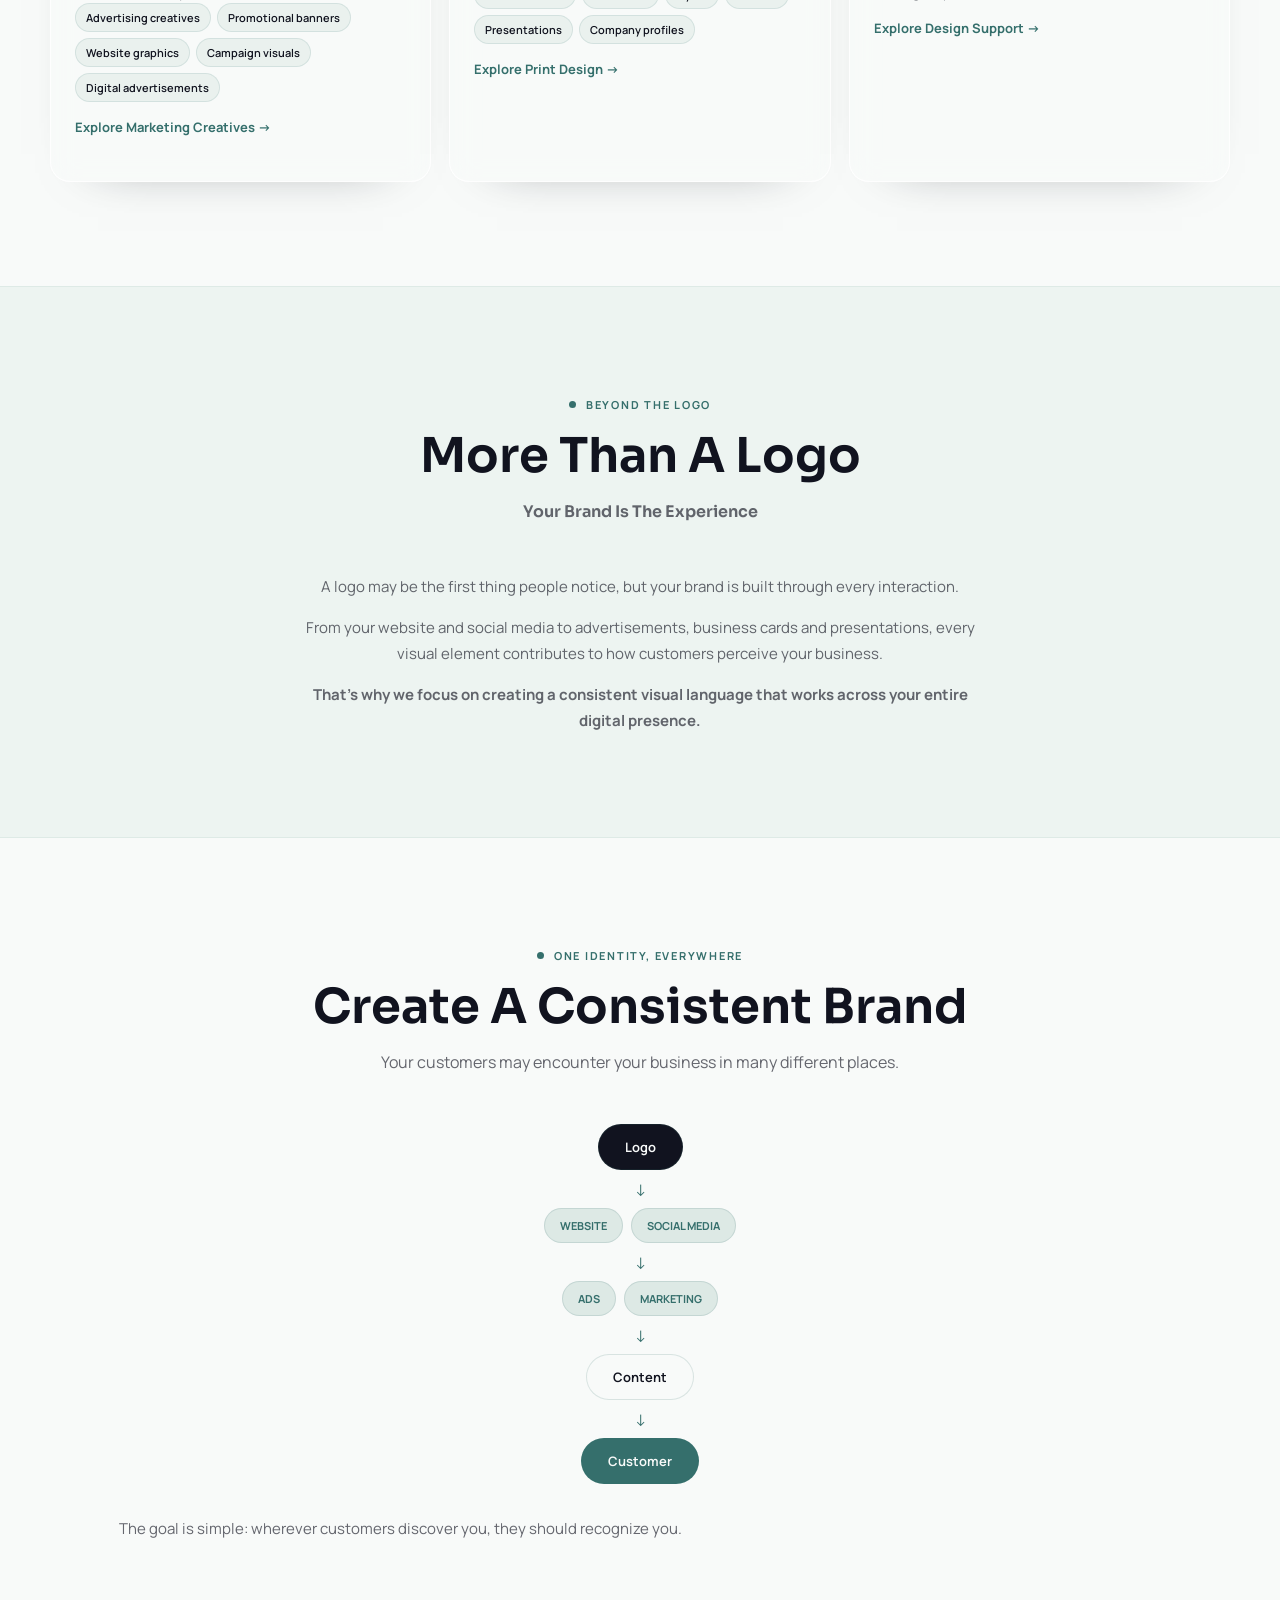
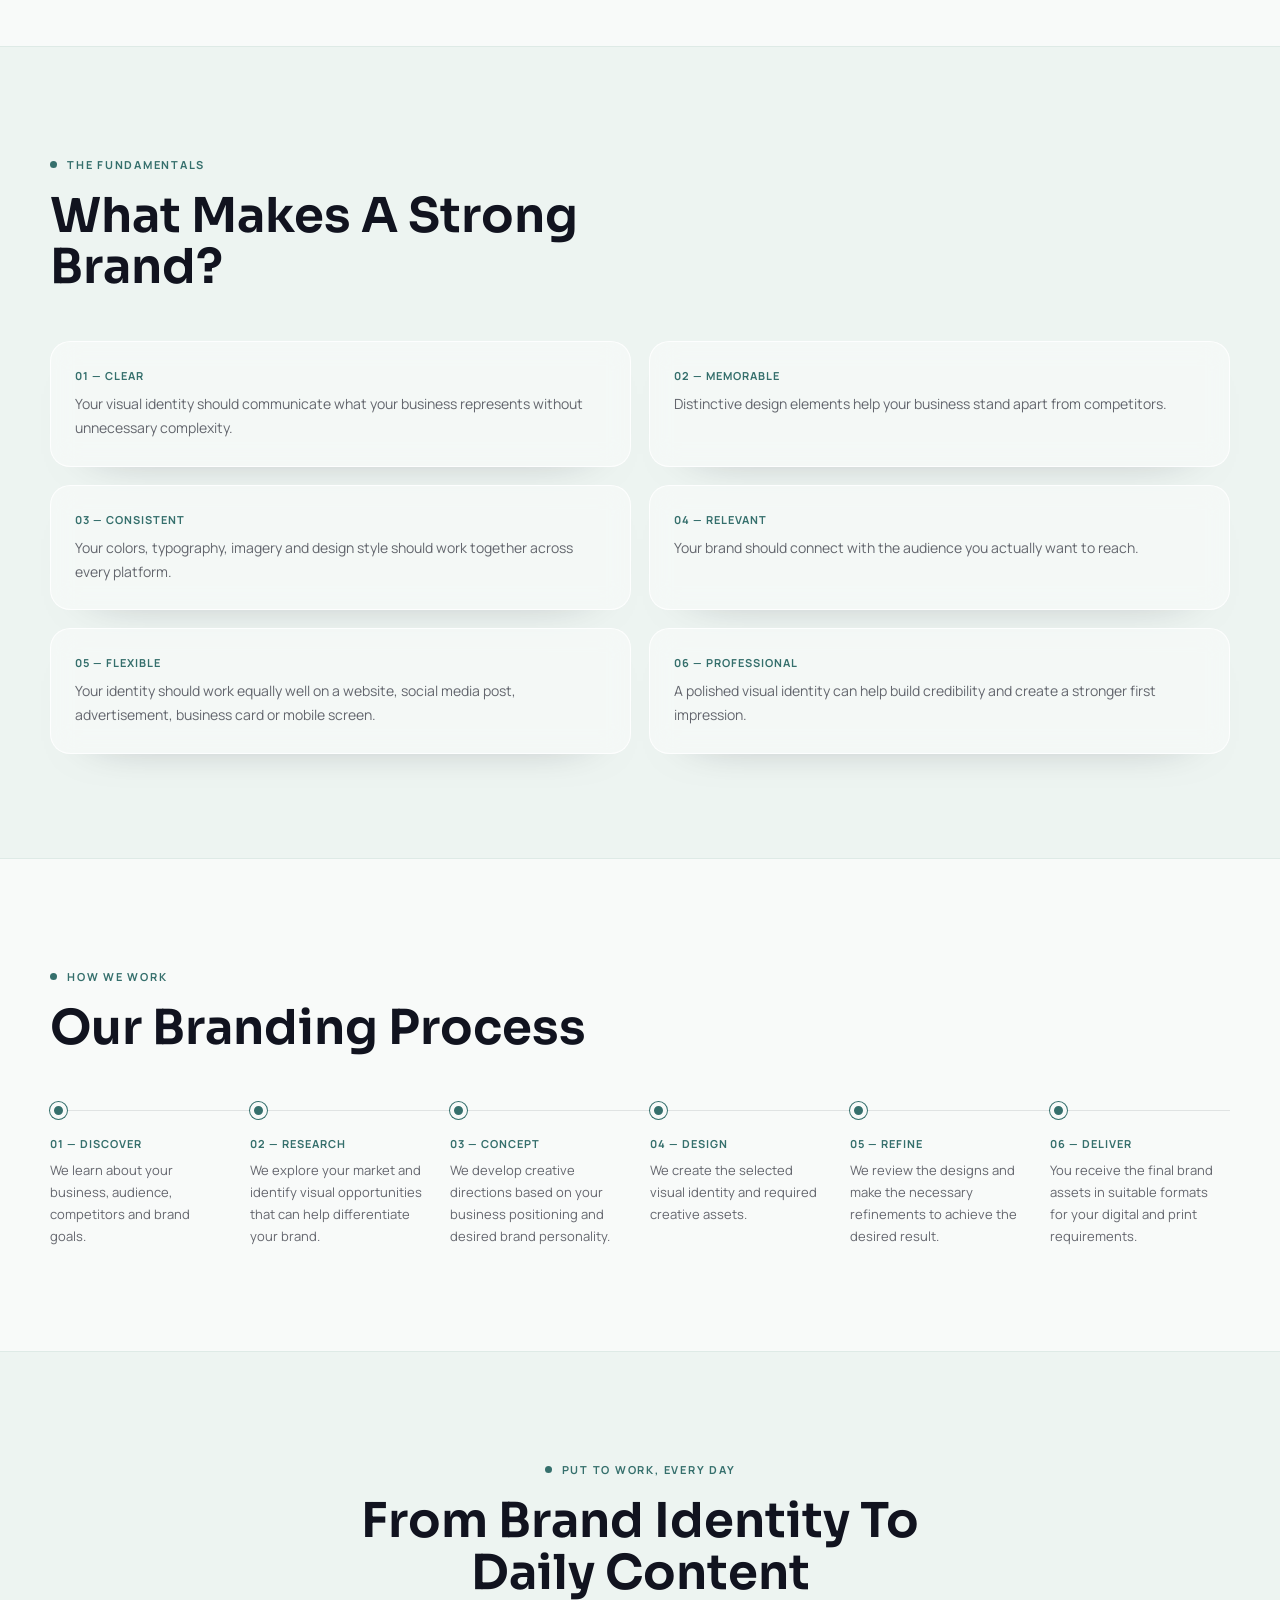
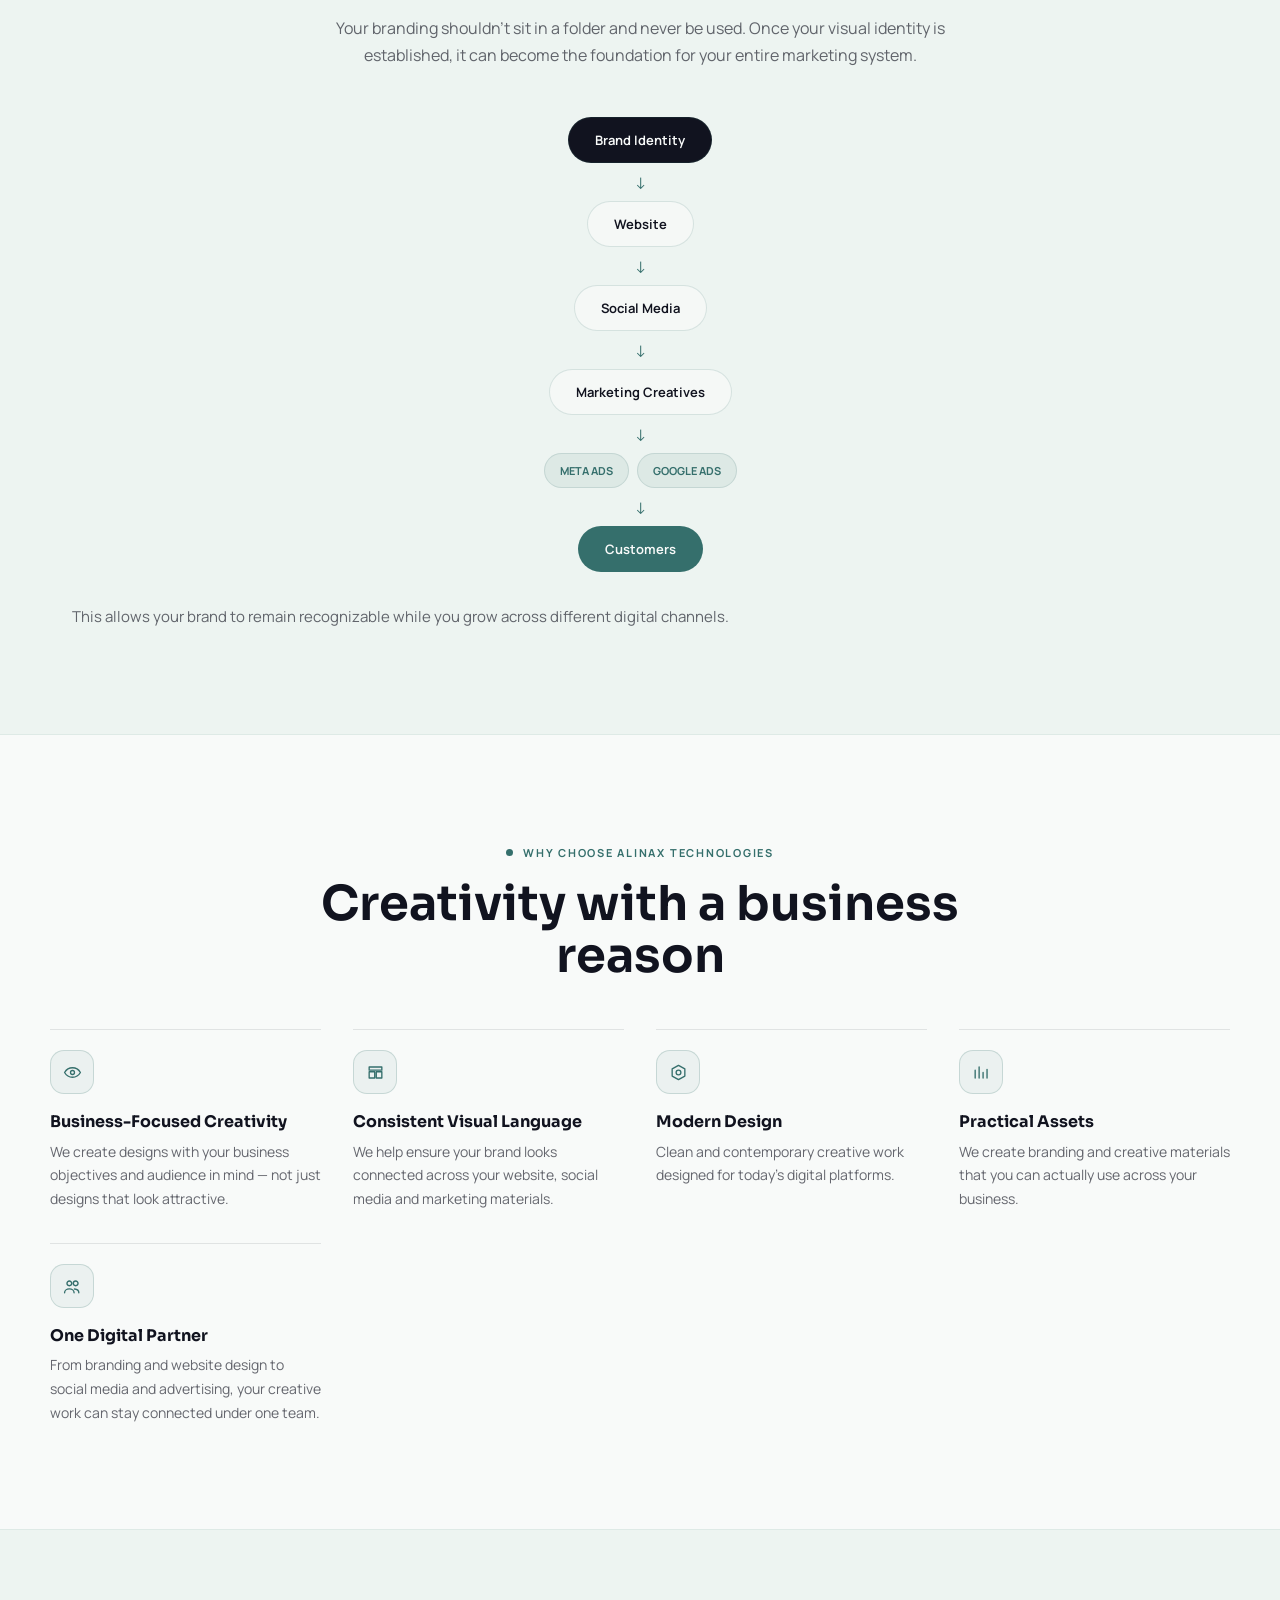
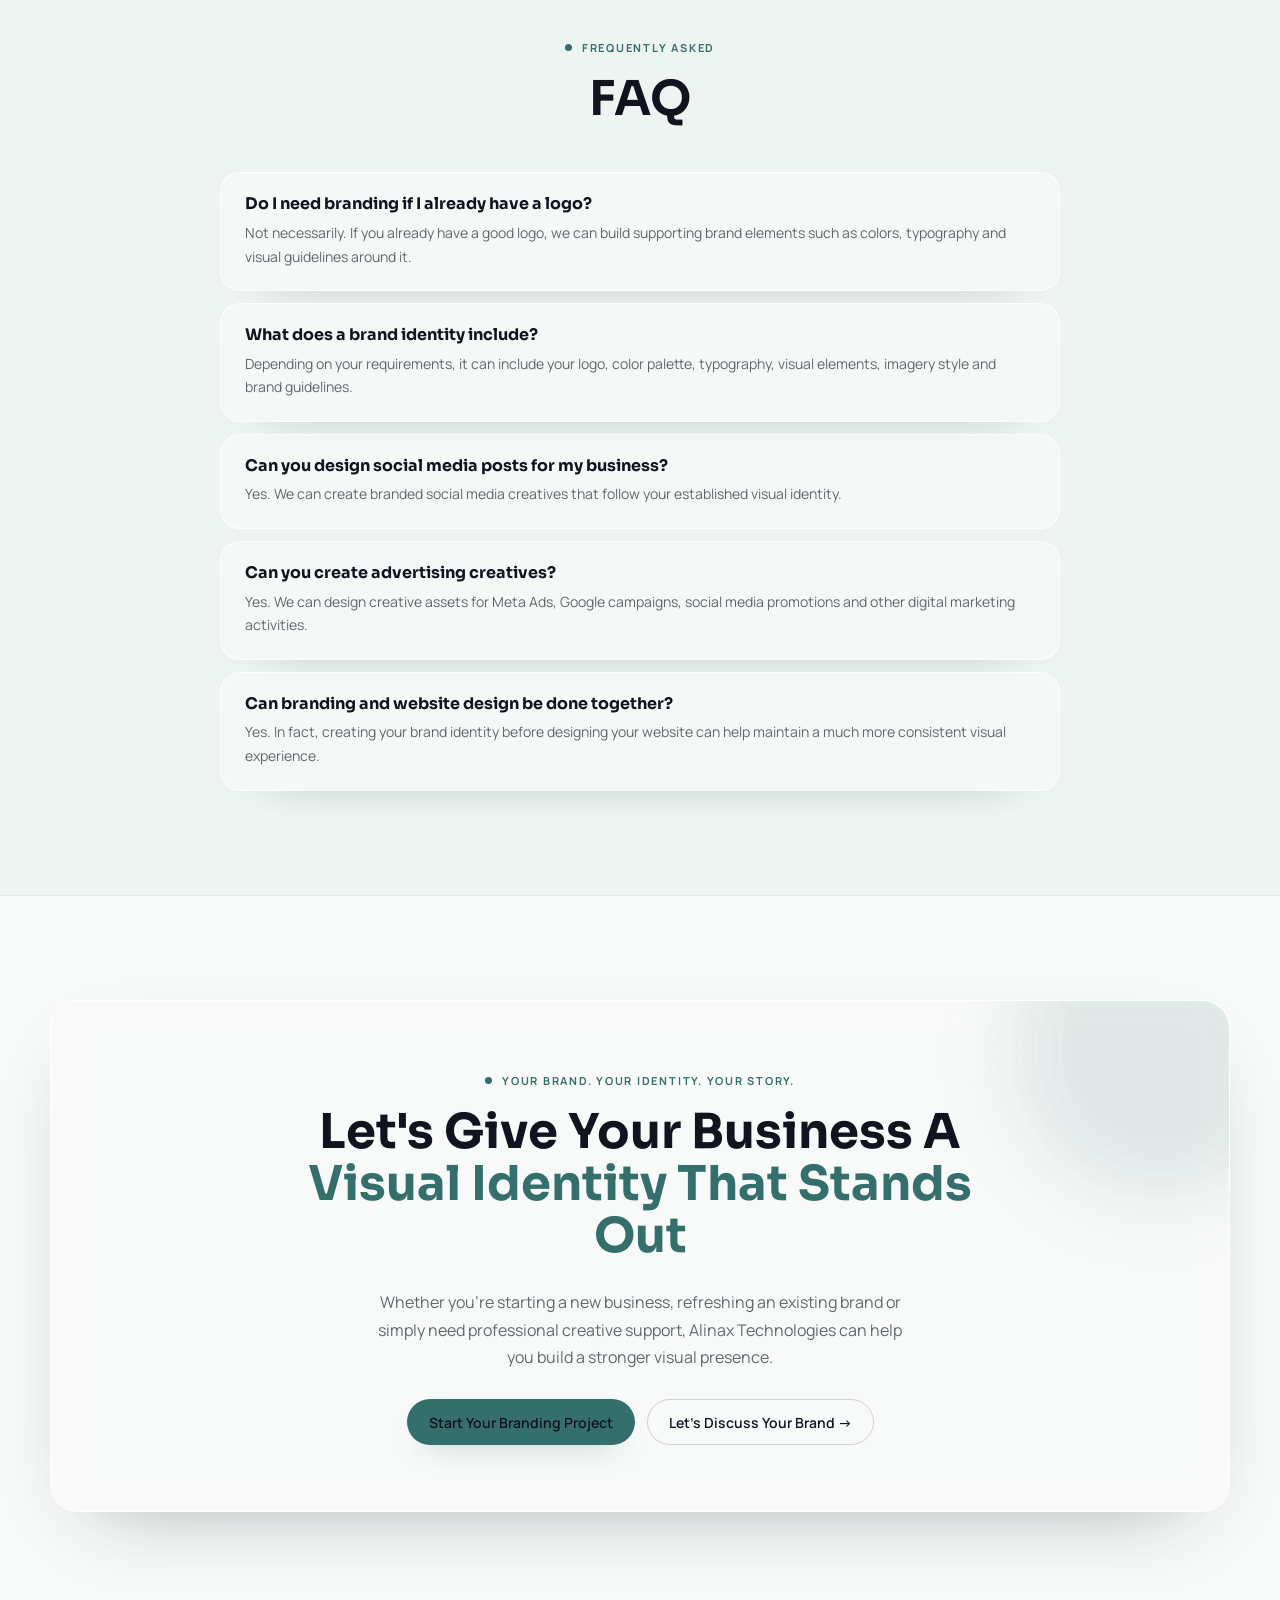
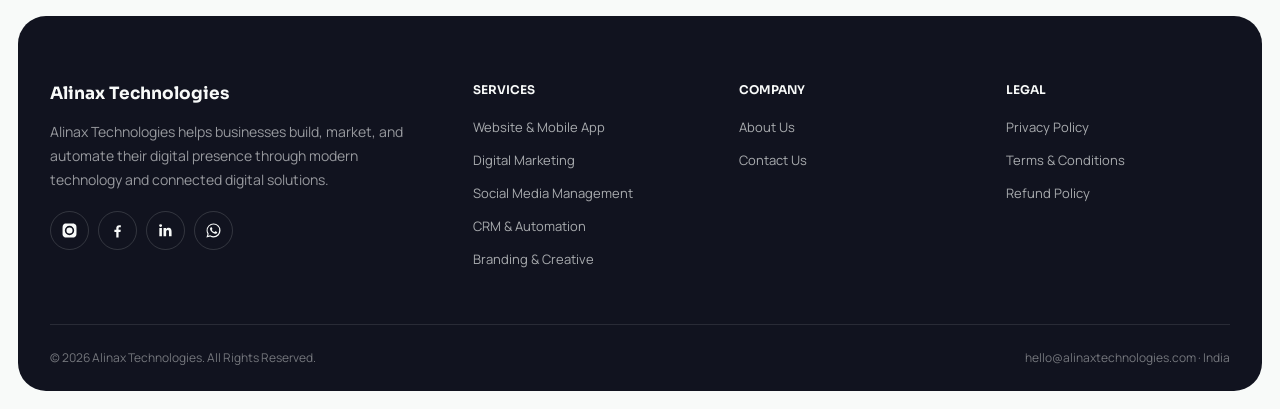
<file: services/branding-creative/index.html>
<!DOCTYPE html>
<html lang="en">
<head>
<meta charset="UTF-8">
<meta name="viewport" content="width=device-width, initial-scale=1.0">
<link rel="icon" type="image/png" href="/images/favicon.png">
<link rel="apple-touch-icon" href="/images/favicon.png">
<title>Branding &amp; Creative — Alinax Technologies</title>
<meta name="description" content="Alinax Technologies builds logos, visual identities and creative assets that keep your brand consistent across web, social and print.">
<link rel="canonical" href="https://alinaxtech.online/services/branding-creative/">
<meta property="og:url" content="https://alinaxtech.online/services/branding-creative/">
<link rel="preconnect" href="https://fonts.googleapis.com">
<link rel="preconnect" href="https://fonts.gstatic.com" crossorigin>
<link rel="stylesheet" href="https://fonts.googleapis.com/css2?family=Bricolage+Grotesque:wght@500;600;700;800&family=Inter:wght@400;500;600&family=IBM+Plex+Mono:wght@400;500&display=swap" media="print" onload="this.media='all'">
<noscript><link rel="stylesheet" href="https://fonts.googleapis.com/css2?family=Bricolage+Grotesque:wght@500;600;700;800&family=Inter:wght@400;500;600&family=IBM+Plex+Mono:wght@400;500&display=swap"></noscript>
<link rel="stylesheet" href="../../css/style.css">
</head>
<body>
<div class="alinax">

  <!-- NAVBAR -->
  <header class="navbar">
    <nav class="nav-inner" aria-label="Main">
      <a class="logo" href="/">
        <img src="../../images/A-logo.webp" width="230" height="230" loading="lazy" alt="Alinax Technologies logo">
        <span class="logo-word">Alinax</span>
      </a>
      <ul class="nav-links" id="nav-links">
        <li><a href="/#top">Home</a></li>
        <li><a href="/#about">About Us</a></li>
        <li class="nav-dropdown">
          <a href="#" aria-haspopup="true">Our Services</a>
          <ul class="dropdown-menu">
            <li><a href="/services/web-design/">Website &amp; Mobile App</a></li>
            <li><a href="/services/digital-marketing/">Digital Marketing</a></li>
            <li><a href="/services/social-media-management/">Social Media Management</a></li>
            <li><a href="/services/crm-automation/">CRM &amp; Automation</a></li>
            <li><a href="/services/branding-creative/">Branding &amp; Creative</a></li>
          </ul>
        </li>
        <li><a href="/contact/">Contact Us</a></li>
      </ul>
      <div class="nav-cta">
        <a class="btn-connect" href="/contact/">
          <span class="dot" aria-hidden="true"></span>
          <span class="label">Let's Connect</span>
          <svg viewBox="0 0 24 24" aria-hidden="true"><path d="M7 17L17 7M9 7h8v8" stroke-linecap="round" stroke-linejoin="round"/></svg>
        </a>
        <button class="nav-toggle" id="nav-toggle" aria-expanded="false" aria-label="Menu">☰</button>
      </div>
    </nav>
  </header>

  <!-- HERO -->
  <section class="hero hero-service" id="top">
    <div class="container">
      <span class="eyebrow">Branding &amp; Creative</span>
      <h1>
        <span class="line"><span>Build A Brand</span></span>
        <span class="line"><span>People Remember</span></span>
      </h1>
      <p class="lead">Your brand is more than a logo. It is how people recognize your business, understand what you offer and remember their experience with you. We create visual identities and creative assets that help you present with clarity, consistency and confidence.</p>
      <div class="hero-actions">
          <a class="btn btn-light" href="/contact/">Build Your Brand</a>
      </div>
    </div>
  </section>

  <!-- SERVICES -->
  <section class="section" id="bc-services">
    <div class="container">
      <div class="section-head reveal">
        <span class="eyebrow">What's included</span>
        <h2>Our Branding &amp; Creative Services</h2>
        <p>Six pieces of a consistent visual identity — used together or wherever your business needs it most.</p>
      </div>
      <div class="wd-grid">
        <article class="wd-card reveal tile-blue">
          <h3>Logo Design</h3>
          <p>Create a distinctive logo that represents your business and provides a strong foundation for your visual identity.</p>
          <ul class="wd-list">
            <li>Memorable</li>
            <li>Simple</li>
            <li>Versatile</li>
            <li>Professional</li>
            <li>Suitable for digital and print</li>
          </ul>
          <a class="explore" href="/contact/">Explore Logo Design →</a>
        </article>
        <article class="wd-card reveal tile-violet">
          <h3>Brand Identity</h3>
          <p>A strong brand needs more than a logo. We develop a consistent visual identity that brings together your logo, colors, typography, imagery and overall design style.</p>
          <ul class="wd-list">
            <li>Logo system</li>
            <li>Color palette</li>
            <li>Typography</li>
            <li>Brand elements</li>
            <li>Visual guidelines</li>
            <li>Brand assets</li>
          </ul>
          <a class="explore" href="/contact/">Explore Brand Identity →</a>
        </article>
        <article class="wd-card reveal tile-sky">
          <h3>Social Media Creatives</h3>
          <p>Make your social media look consistent and professional with branded creative content designed around your visual identity.</p>
          <ul class="wd-list">
            <li>Social media posts</li>
            <li>Carousels</li>
            <li>Stories</li>
            <li>Reels covers</li>
            <li>Promotional creatives</li>
            <li>Campaign graphics</li>
          </ul>
          <a class="explore" href="/contact/">Explore Social Media Creative →</a>
        </article>
        <article class="wd-card reveal tile-pink">
          <h3>Marketing Creatives</h3>
          <p>Need visuals for your marketing campaigns? We create digital graphics that communicate your offers, services and campaigns clearly while staying consistent with your brand.</p>
          <ul class="wd-list">
            <li>Advertising creatives</li>
            <li>Promotional banners</li>
            <li>Website graphics</li>
            <li>Campaign visuals</li>
            <li>Digital advertisements</li>
          </ul>
          <a class="explore" href="/contact/">Explore Marketing Creatives →</a>
        </article>
        <article class="wd-card reveal tile-mint">
          <h3>Business &amp; Print Design</h3>
          <p>Your brand shouldn't stop at your website. We create professional designs for your offline business materials.</p>
          <ul class="wd-list">
            <li>Business cards</li>
            <li>Brochures</li>
            <li>Flyers</li>
            <li>Posters</li>
            <li>Presentations</li>
            <li>Company profiles</li>
          </ul>
          <a class="explore" href="/contact/">Explore Print Design →</a>
        </article>
        <article class="wd-card reveal tile-lime">
          <h3>Creative Design Support</h3>
          <p>Already have a brand but need regular design support? We can help produce creative assets for your ongoing marketing, campaigns, social media and digital presence.</p>
          <a class="explore" href="/contact/">Explore Design Support →</a>
        </article>
      </div>
    </div>
  </section>

  <!-- MORE THAN A LOGO -->
  <section class="section section-alt">
    <div class="container">
      <div class="section-head center reveal">
        <span class="eyebrow">Beyond the logo</span>
        <h2>More Than A Logo</h2>
        <p class="purpose-lead">Your Brand Is The Experience</p>
      </div>
      <div class="purpose-copy reveal">
        <p>A logo may be the first thing people notice, but your brand is built through every interaction.</p>
        <p>From your website and social media to advertisements, business cards and presentations, every visual element contributes to how customers perceive your business.</p>
        <p><strong>That's why we focus on creating a consistent visual language that works across your entire digital presence.</strong></p>
      </div>
    </div>
  </section>

  <!-- CREATE A CONSISTENT BRAND -->
  <section class="section">
    <div class="container">
      <div class="section-head center reveal">
        <span class="eyebrow">One identity, everywhere</span>
        <h2>Create A Consistent Brand</h2>
        <p>Your customers may encounter your business in many different places.</p>
      </div>
      <div class="flow-vertical reveal">
        <div class="fv-step main">Logo</div>
        <div class="fv-arrow" aria-hidden="true">↓</div>
        <div class="fv-branch">
          <span class="fv-chip">Website</span>
          <span class="fv-chip">Social Media</span>
        </div>
        <div class="fv-arrow" aria-hidden="true">↓</div>
        <div class="fv-branch">
          <span class="fv-chip">Ads</span>
          <span class="fv-chip">Marketing</span>
        </div>
        <div class="fv-arrow" aria-hidden="true">↓</div>
        <div class="fv-step">Content</div>
        <div class="fv-arrow" aria-hidden="true">↓</div>
        <div class="fv-step accent">Customer</div>
      </div>
      <p class="audience-note reveal" style="margin-top:32px">The goal is simple: wherever customers discover you, they should recognize you.</p>
    </div>
  </section>

  <!-- WHAT MAKES A STRONG BRAND -->
  <section class="section section-alt">
    <div class="container">
      <div class="section-head reveal">
        <span class="eyebrow">The fundamentals</span>
        <h2>What Makes A Strong Brand?</h2>
      </div>
      <div class="num-grid">
        <div class="num-card reveal">
          <span class="num">01 — Clear</span>
          <p>Your visual identity should communicate what your business represents without unnecessary complexity.</p>
        </div>
        <div class="num-card reveal">
          <span class="num">02 — Memorable</span>
          <p>Distinctive design elements help your business stand apart from competitors.</p>
        </div>
        <div class="num-card reveal">
          <span class="num">03 — Consistent</span>
          <p>Your colors, typography, imagery and design style should work together across every platform.</p>
        </div>
        <div class="num-card reveal">
          <span class="num">04 — Relevant</span>
          <p>Your brand should connect with the audience you actually want to reach.</p>
        </div>
        <div class="num-card reveal">
          <span class="num">05 — Flexible</span>
          <p>Your identity should work equally well on a website, social media post, advertisement, business card or mobile screen.</p>
        </div>
        <div class="num-card reveal">
          <span class="num">06 — Professional</span>
          <p>A polished visual identity can help build credibility and create a stronger first impression.</p>
        </div>
      </div>
    </div>
  </section>

  <!-- OUR PROCESS -->
  <section class="section">
    <div class="container">
      <div class="section-head reveal">
        <span class="eyebrow">How we work</span>
        <h2>Our Branding Process</h2>
      </div>
      <div class="process-track">
        <div class="process-step reveal"><span class="dot"></span><h4>01 — Discover</h4><p>We learn about your business, audience, competitors and brand goals.</p></div>
        <div class="process-step reveal"><span class="dot"></span><h4>02 — Research</h4><p>We explore your market and identify visual opportunities that can help differentiate your brand.</p></div>
        <div class="process-step reveal"><span class="dot"></span><h4>03 — Concept</h4><p>We develop creative directions based on your business positioning and desired brand personality.</p></div>
        <div class="process-step reveal"><span class="dot"></span><h4>04 — Design</h4><p>We create the selected visual identity and required creative assets.</p></div>
        <div class="process-step reveal"><span class="dot"></span><h4>05 — Refine</h4><p>We review the designs and make the necessary refinements to achieve the desired result.</p></div>
        <div class="process-step reveal"><span class="dot"></span><h4>06 — Deliver</h4><p>You receive the final brand assets in suitable formats for your digital and print requirements.</p></div>
      </div>
    </div>
  </section>

  <!-- FROM BRAND IDENTITY TO DAILY CONTENT -->
  <section class="section section-alt">
    <div class="container">
      <div class="section-head center reveal">
        <span class="eyebrow">Put to work, every day</span>
        <h2>From Brand Identity To Daily Content</h2>
        <p>Your branding shouldn't sit in a folder and never be used. Once your visual identity is established, it can become the foundation for your entire marketing system.</p>
      </div>
      <div class="flow-vertical reveal">
        <div class="fv-step main">Brand Identity</div>
        <div class="fv-arrow" aria-hidden="true">↓</div>
        <div class="fv-step">Website</div>
        <div class="fv-arrow" aria-hidden="true">↓</div>
        <div class="fv-step">Social Media</div>
        <div class="fv-arrow" aria-hidden="true">↓</div>
        <div class="fv-step">Marketing Creatives</div>
        <div class="fv-arrow" aria-hidden="true">↓</div>
        <div class="fv-branch">
          <span class="fv-chip">Meta Ads</span>
          <span class="fv-chip">Google Ads</span>
        </div>
        <div class="fv-arrow" aria-hidden="true">↓</div>
        <div class="fv-step accent">Customers</div>
      </div>
      <p class="audience-note reveal" style="margin-top:32px">This allows your brand to remain recognizable while you grow across different digital channels.</p>
    </div>
  </section>

  <!-- WHY CHOOSE -->
  <section class="section">
    <div class="container">
      <div class="section-head center reveal">
        <span class="eyebrow">Why choose Alinax Technologies</span>
        <h2>Creativity with a business reason</h2>
      </div>
      <div class="why-grid">
        <div class="why-item reveal">
          <div class="icon"><svg viewBox="0 0 24 24" aria-hidden="true"><path d="M2 12s3.5-6 10-6 10 6 10 6-3.5 6-10 6-10-6-10-6zm10 2.5a2.5 2.5 0 100-5 2.5 2.5 0 000 5z" stroke-linecap="round" stroke-linejoin="round"/></svg></div>
          <h3>Business-Focused Creativity</h3>
          <p>We create designs with your business objectives and audience in mind — not just designs that look attractive.</p>
        </div>
        <div class="why-item reveal">
          <div class="icon"><svg viewBox="0 0 24 24" aria-hidden="true"><path d="M4 5h16v4H4V5zm0 6h7v8H4v-8zm9 0h7v8h-7v-8z" stroke-linecap="round" stroke-linejoin="round"/></svg></div>
          <h3>Consistent Visual Language</h3>
          <p>We help ensure your brand looks connected across your website, social media and marketing materials.</p>
        </div>
        <div class="why-item reveal">
          <div class="icon"><svg viewBox="0 0 24 24" aria-hidden="true"><path d="M12 3l8 4.5v9L12 21l-8-4.5v-9L12 3zm0 6a3 3 0 100 6 3 3 0 000-6z" stroke-linecap="round" stroke-linejoin="round"/></svg></div>
          <h3>Modern Design</h3>
          <p>Clean and contemporary creative work designed for today's digital platforms.</p>
        </div>
        <div class="why-item reveal">
          <div class="icon"><svg viewBox="0 0 24 24" aria-hidden="true"><path d="M4 19V9m5 10V5m5 14v-7m5 7V8" stroke-linecap="round" stroke-linejoin="round"/></svg></div>
          <h3>Practical Assets</h3>
          <p>We create branding and creative materials that you can actually use across your business.</p>
        </div>
        <div class="why-item reveal">
          <div class="icon"><svg viewBox="0 0 24 24" aria-hidden="true"><path d="M8 11a3 3 0 100-6 3 3 0 000 6zm8 0a3 3 0 100-6 3 3 0 000 6zM2 20c0-3 2.7-5 6-5s6 2 6 5M14.5 15.2c2.9.2 5.5 2.1 5.5 4.8" stroke-linecap="round" stroke-linejoin="round"/></svg></div>
          <h3>One Digital Partner</h3>
          <p>From branding and website design to social media and advertising, your creative work can stay connected under one team.</p>
        </div>
      </div>
    </div>
  </section>

  <!-- FAQ -->
  <section class="section section-alt">
    <div class="container">
      <div class="section-head center reveal">
        <span class="eyebrow">Frequently asked</span>
        <h2>FAQ</h2>
      </div>
      <div class="faq-list">
        <div class="faq-item reveal">
          <h3>Do I need branding if I already have a logo?</h3>
          <p>Not necessarily. If you already have a good logo, we can build supporting brand elements such as colors, typography and visual guidelines around it.</p>
        </div>
        <div class="faq-item reveal">
          <h3>What does a brand identity include?</h3>
          <p>Depending on your requirements, it can include your logo, color palette, typography, visual elements, imagery style and brand guidelines.</p>
        </div>
        <div class="faq-item reveal">
          <h3>Can you design social media posts for my business?</h3>
          <p>Yes. We can create branded social media creatives that follow your established visual identity.</p>
        </div>
        <div class="faq-item reveal">
          <h3>Can you create advertising creatives?</h3>
          <p>Yes. We can design creative assets for Meta Ads, Google campaigns, social media promotions and other digital marketing activities.</p>
        </div>
        <div class="faq-item reveal">
          <h3>Can branding and website design be done together?</h3>
          <p>Yes. In fact, creating your brand identity before designing your website can help maintain a much more consistent visual experience.</p>
        </div>
      </div>
    </div>
  </section>

  <!-- CTA -->
  <section class="section" id="contact">
    <div class="container">
      <div class="cta-band reveal">
        <span class="eyebrow">Your brand. Your identity. Your story.</span>
        <h2>Let's Give Your Business A <span class="grad-text">Visual Identity That Stands Out</span></h2>
        <p class="cta-lead">Whether you're starting a new business, refreshing an existing brand or simply need professional creative support, Alinax Technologies can help you build a stronger visual presence.</p>
        <div class="cta-actions">
          <a class="btn btn-light" href="/contact/">Start Your Branding Project</a>
          <a class="btn btn-outline-light" href="/contact/">Let's Discuss Your Brand →</a>
        </div>
      </div>
    </div>
  </section>

  <!-- FOOTER -->
  <footer class="footer">
    <div class="container">
      <div class="footer-grid">
        <div>
          <span class="logo-word">Alinax Technologies</span>
          <p style="margin-top:16px">Alinax Technologies helps businesses build, market, and automate their digital presence through modern technology and connected digital solutions.</p>
          <div class="footer-social">
            <a href="https://instagram.com" aria-label="Instagram" target="_blank" rel="noreferrer"><svg viewBox="0 0 24 24"><path d="M12 2.2c3.2 0 3.6 0 4.9.07 1.2.06 1.8.25 2.2.42.6.22 1 .48 1.4.9.4.4.7.8.9 1.4.2.4.4 1 .4 2.2.1 1.3.1 1.7.1 4.9s0 3.6-.1 4.9c0 1.2-.2 1.8-.4 2.2-.2.6-.5 1-.9 1.4-.4.4-.8.7-1.4.9-.4.2-1 .4-2.2.4-1.3.1-1.7.1-4.9.1s-3.6 0-4.9-.1c-1.2 0-1.8-.2-2.2-.4-.6-.2-1-.5-1.4-.9-.4-.4-.7-.8-.9-1.4-.2-.4-.4-1-.4-2.2C2.2 15.6 2.2 15.2 2.2 12s0-3.6.1-4.9c0-1.2.2-1.8.4-2.2.2-.6.5-1 .9-1.4.4-.4.8-.7 1.4-.9.4-.2 1-.4 2.2-.4C8.4 2.2 8.8 2.2 12 2.2zm0 3.2A6.6 6.6 0 1018.6 12 6.6 6.6 0 0012 5.4zm0 10.9A4.3 4.3 0 1116.3 12 4.3 4.3 0 0112 16.3zm6.9-11.1a1.55 1.55 0 11-1.55-1.55A1.55 1.55 0 0118.9 5.2z"/></svg></a>
            <a href="https://facebook.com" aria-label="Facebook" target="_blank" rel="noreferrer"><svg viewBox="0 0 24 24"><path d="M13.5 22v-8h2.7l.4-3.1h-3.1V8.9c0-.9.25-1.5 1.55-1.5H16.7V4.6a21 21 0 00-2.4-.12c-2.4 0-4 1.46-4 4.14v2.28H7.6V14h2.7v8z"/></svg></a>
            <a href="https://linkedin.com" aria-label="LinkedIn" target="_blank" rel="noreferrer"><svg viewBox="0 0 24 24"><path d="M6.94 8.5v11.6H3.3V8.5zM5.12 3a2.11 2.11 0 110 4.22 2.11 2.11 0 010-4.22zM9.2 8.5h3.5v1.6h.05a3.84 3.84 0 013.45-1.9c3.7 0 4.38 2.43 4.38 5.6v6.3h-3.65v-5.6c0-1.33 0-3.05-1.86-3.05s-2.15 1.45-2.15 2.95v5.7H9.2z"/></svg></a>
            <a href="https://wa.me/918112516235" aria-label="WhatsApp" target="_blank" rel="noreferrer"><svg viewBox="0 0 24 24"><path d="M12.04 2A9.9 9.9 0 002.2 11.9a9.75 9.75 0 001.32 4.92L2 22l5.32-1.39a9.9 9.9 0 004.72 1.2h.01a9.9 9.9 0 009.85-9.9A9.9 9.9 0 0012.04 2zm0 18.05a8.2 8.2 0 01-4.18-1.14l-.3-.18-3.16.83.84-3.08-.2-.32a8.19 8.19 0 1114.99-4.36 8.2 8.2 0 01-8 8.25zm4.5-6.13c-.25-.13-1.46-.72-1.68-.8s-.39-.13-.56.12-.64.8-.78.97-.29.18-.53.06a6.7 6.7 0 01-1.98-1.22 7.4 7.4 0 01-1.36-1.7c-.14-.25 0-.38.11-.5s.25-.29.37-.44a1.7 1.7 0 00.25-.41.46.46 0 000-.44c-.06-.12-.55-1.34-.76-1.83s-.4-.42-.55-.43h-.48a.92.92 0 00-.66.31 2.79 2.79 0 00-.87 2.08 4.85 4.85 0 001.01 2.56 11.1 11.1 0 004.26 3.76c.6.26 1.06.41 1.42.53a3.4 3.4 0 001.57.1 2.56 2.56 0 001.68-1.19 2.08 2.08 0 00.14-1.18c-.06-.11-.22-.17-.47-.29z"/></svg></a>
          </div>
        </div>
        <div>
          <h4>Services</h4>
          <ul>
            <li><a href="/services/web-design/">Website &amp; Mobile App</a></li>
            <li><a href="/services/digital-marketing/">Digital Marketing</a></li>
            <li><a href="/services/social-media-management/">Social Media Management</a></li>
            <li><a href="/services/crm-automation/">CRM &amp; Automation</a></li>
            <li><a href="/services/branding-creative/">Branding &amp; Creative</a></li>
          </ul>
        </div>
        <div>
          <h4>Company</h4>
          <ul>
            <li><a href="/#about">About Us</a></li>
            <li><a href="/contact/">Contact Us</a></li>
          </ul>
        </div>
        <div>
          <h4>Legal</h4>
          <ul>
            <li><a href="#top">Privacy Policy</a></li>
            <li><a href="#top">Terms &amp; Conditions</a></li>
            <li><a href="#top">Refund Policy</a></li>
          </ul>
        </div>
      </div>
      <div class="footer-bottom">
        <span>© <span id="year">2026</span> Alinax Technologies. All Rights Reserved.</span>
        <span>hello@alinaxtechnologies.com · India</span>
      </div>
    </div>
  </footer>

</div>
<script src="../../js/script.js" defer></script>
</body>
</html>
</file>
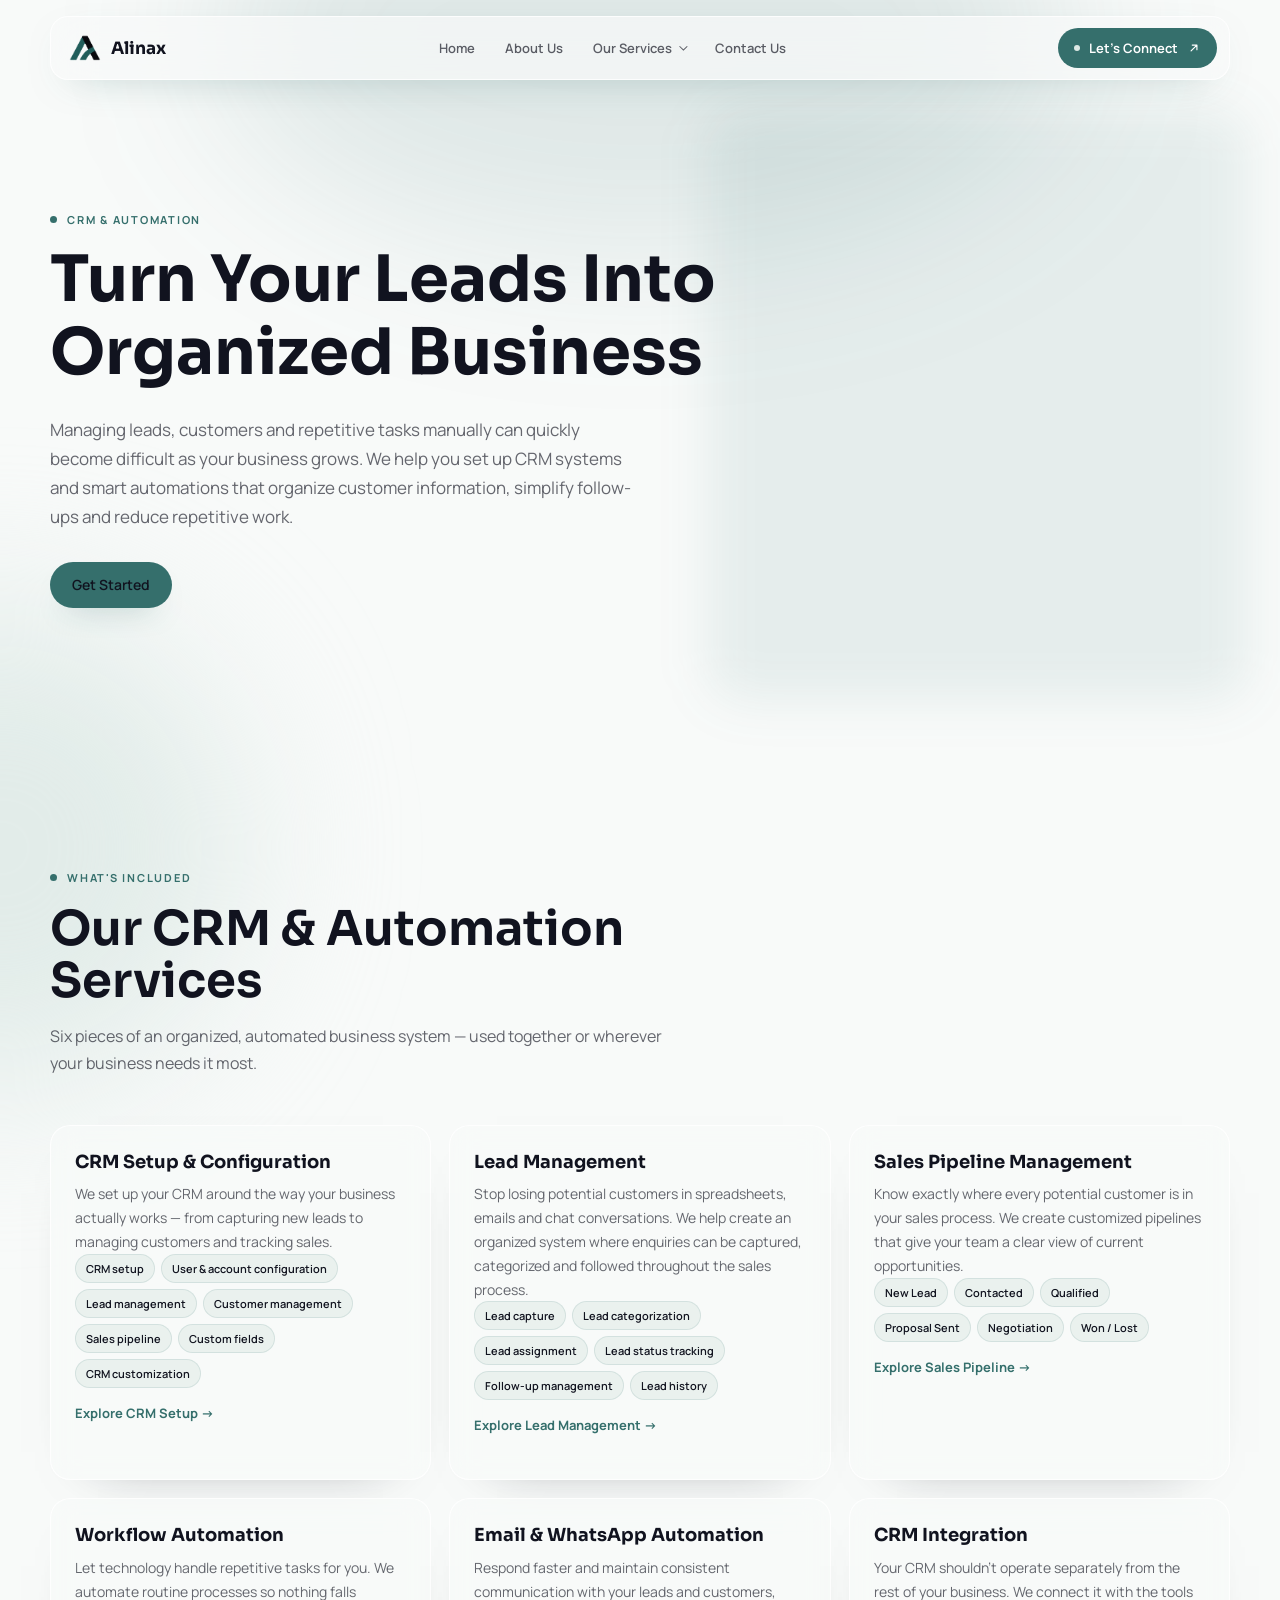
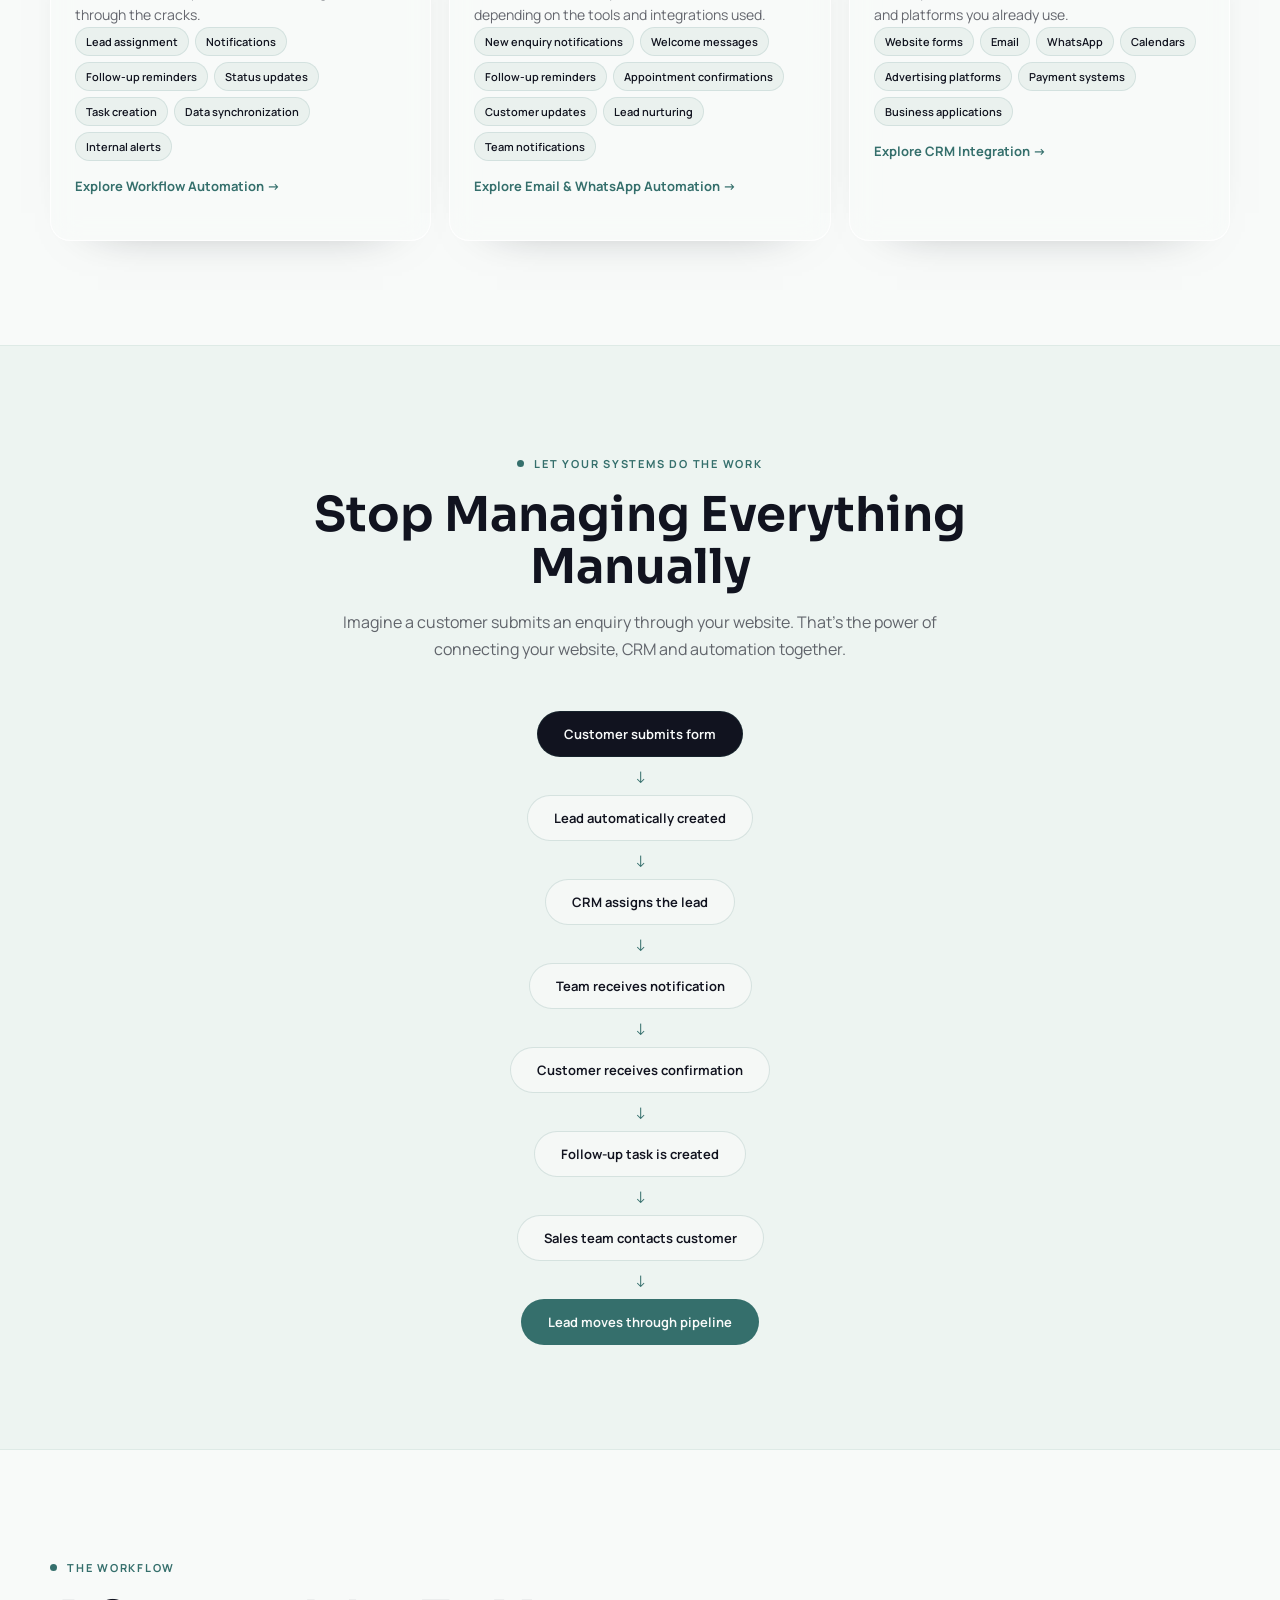
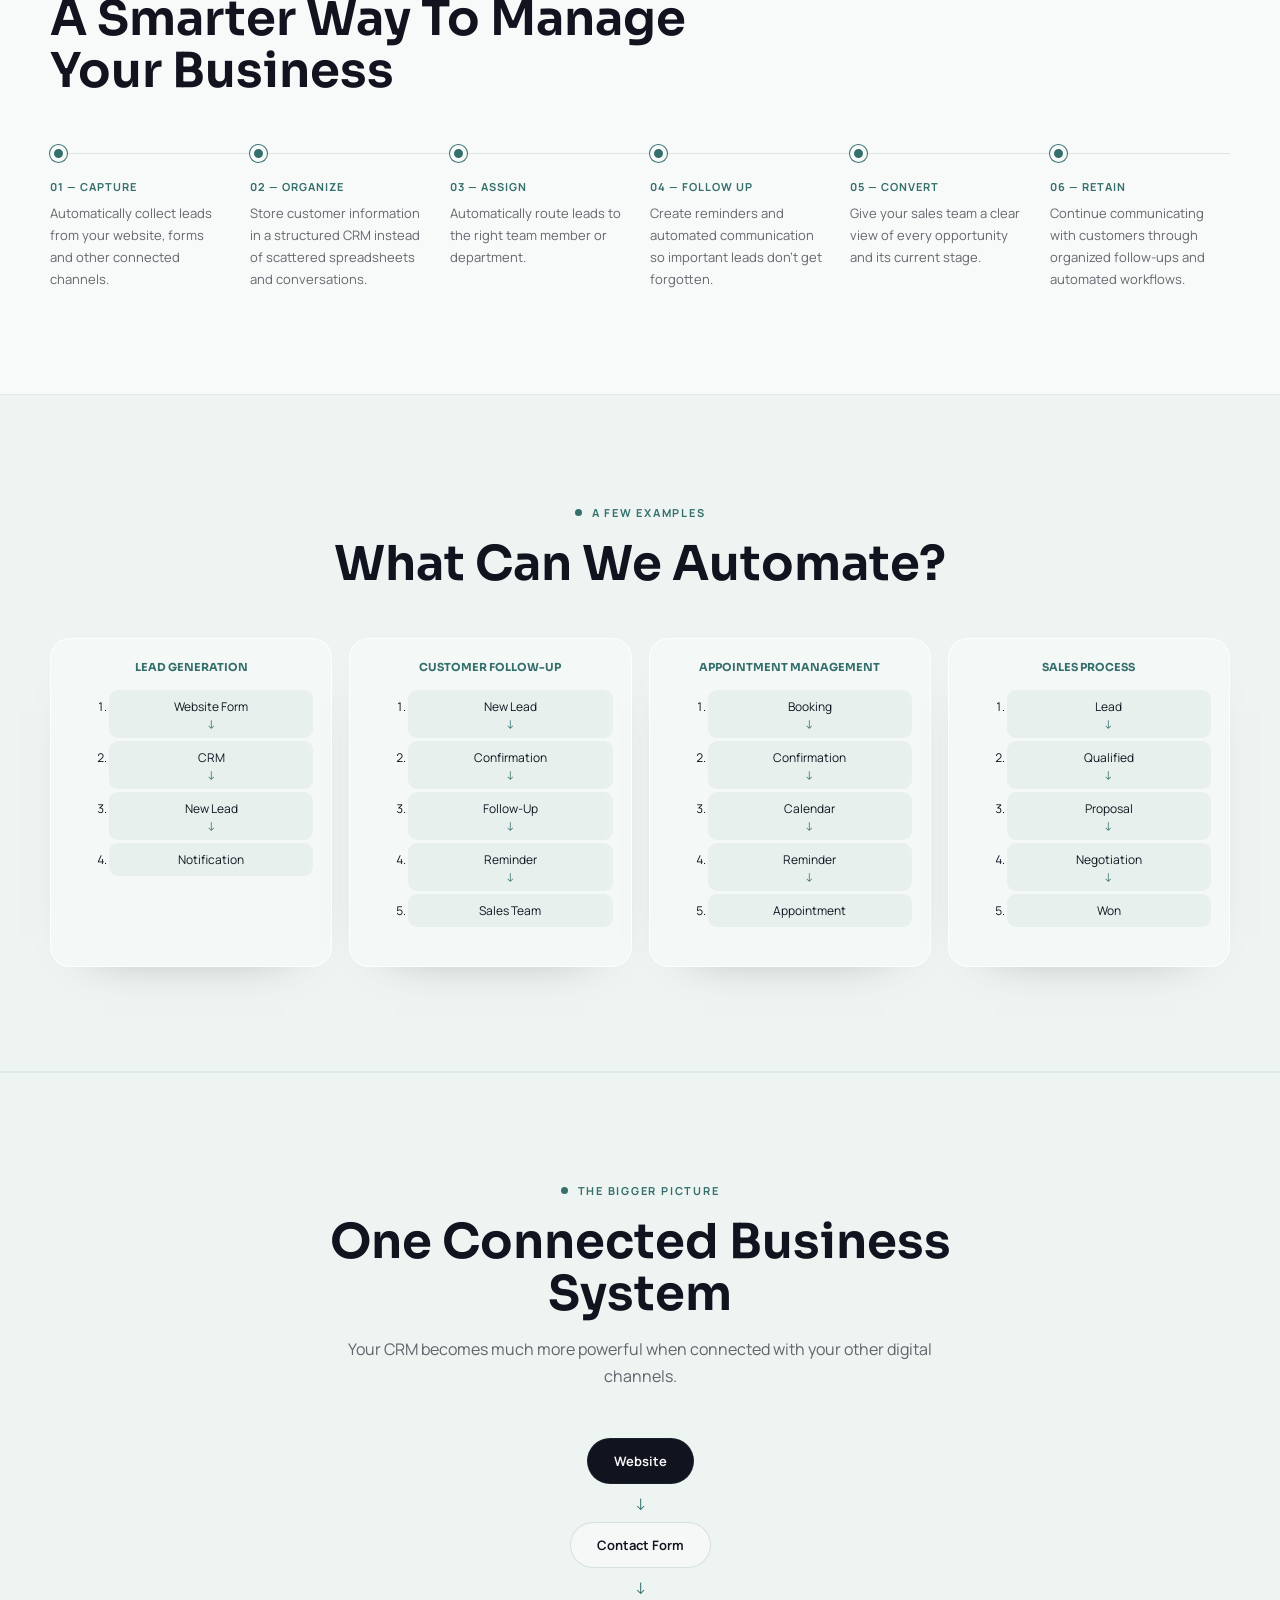
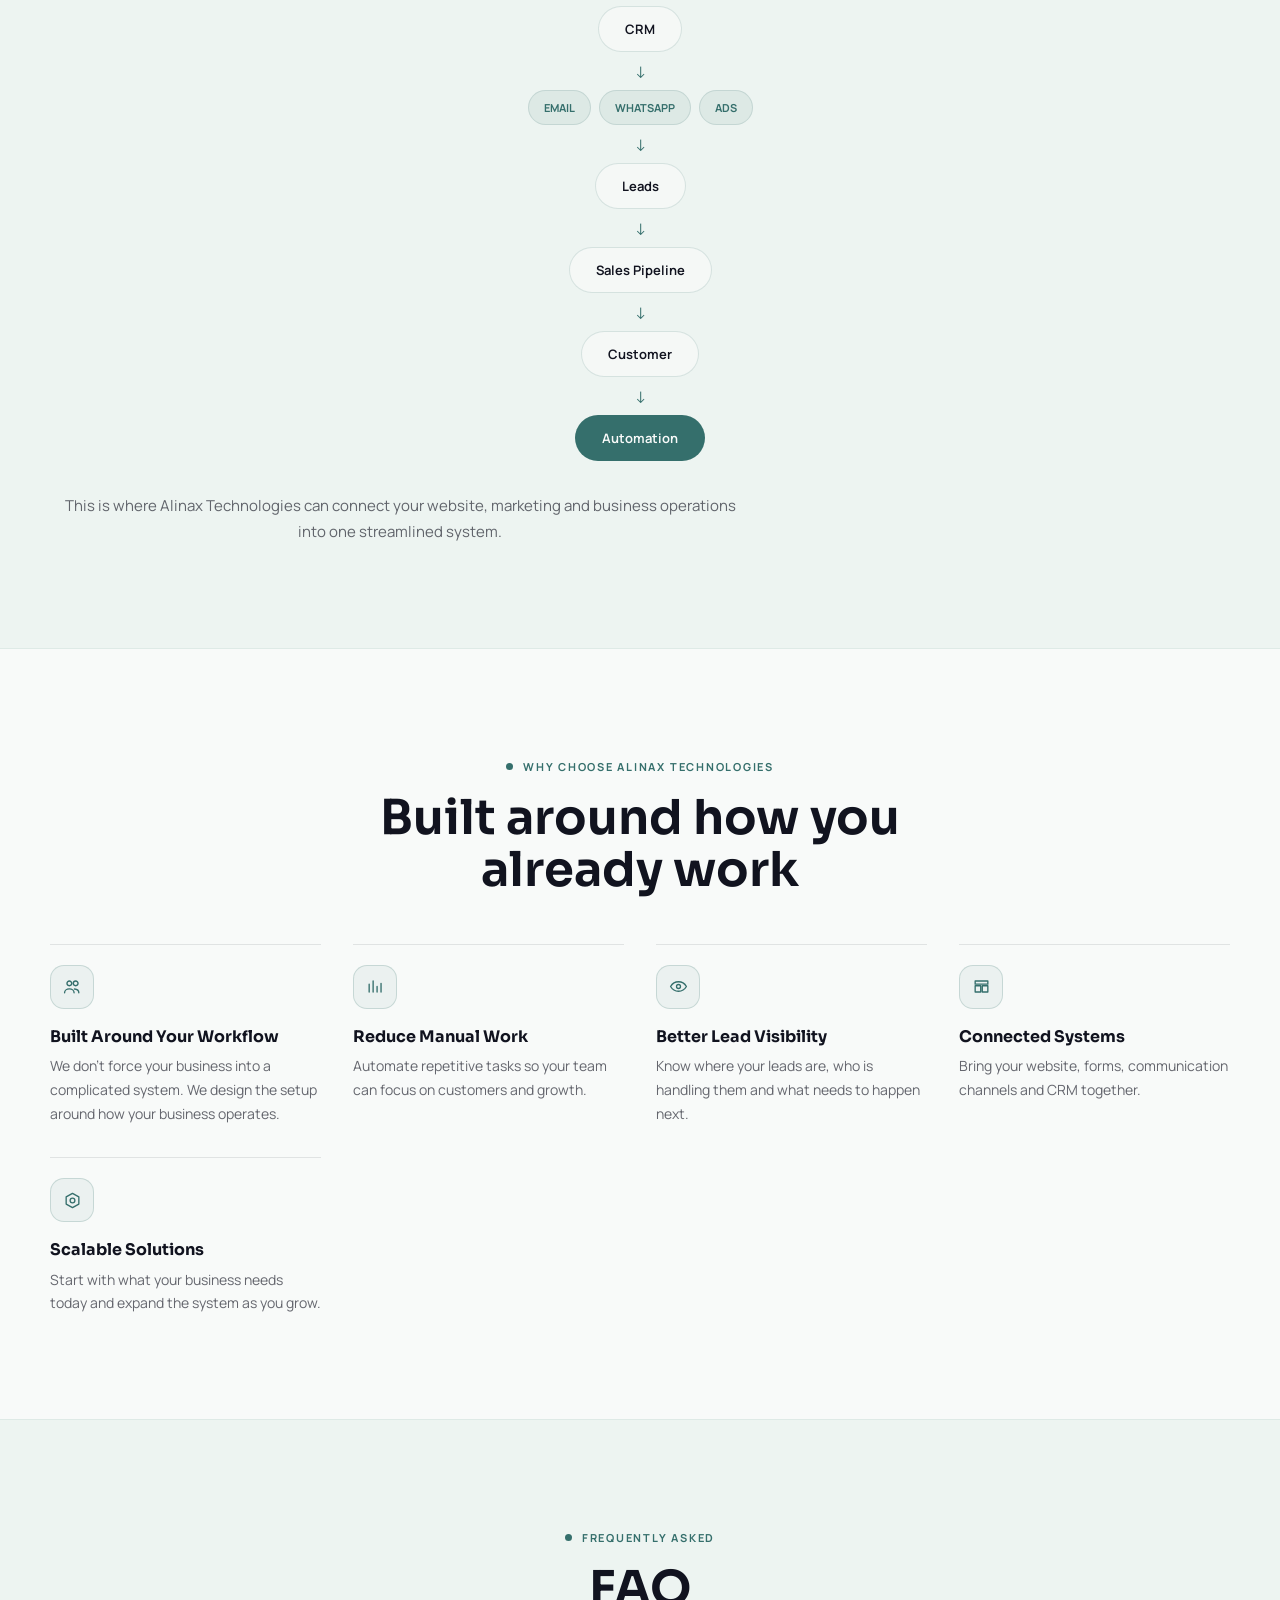
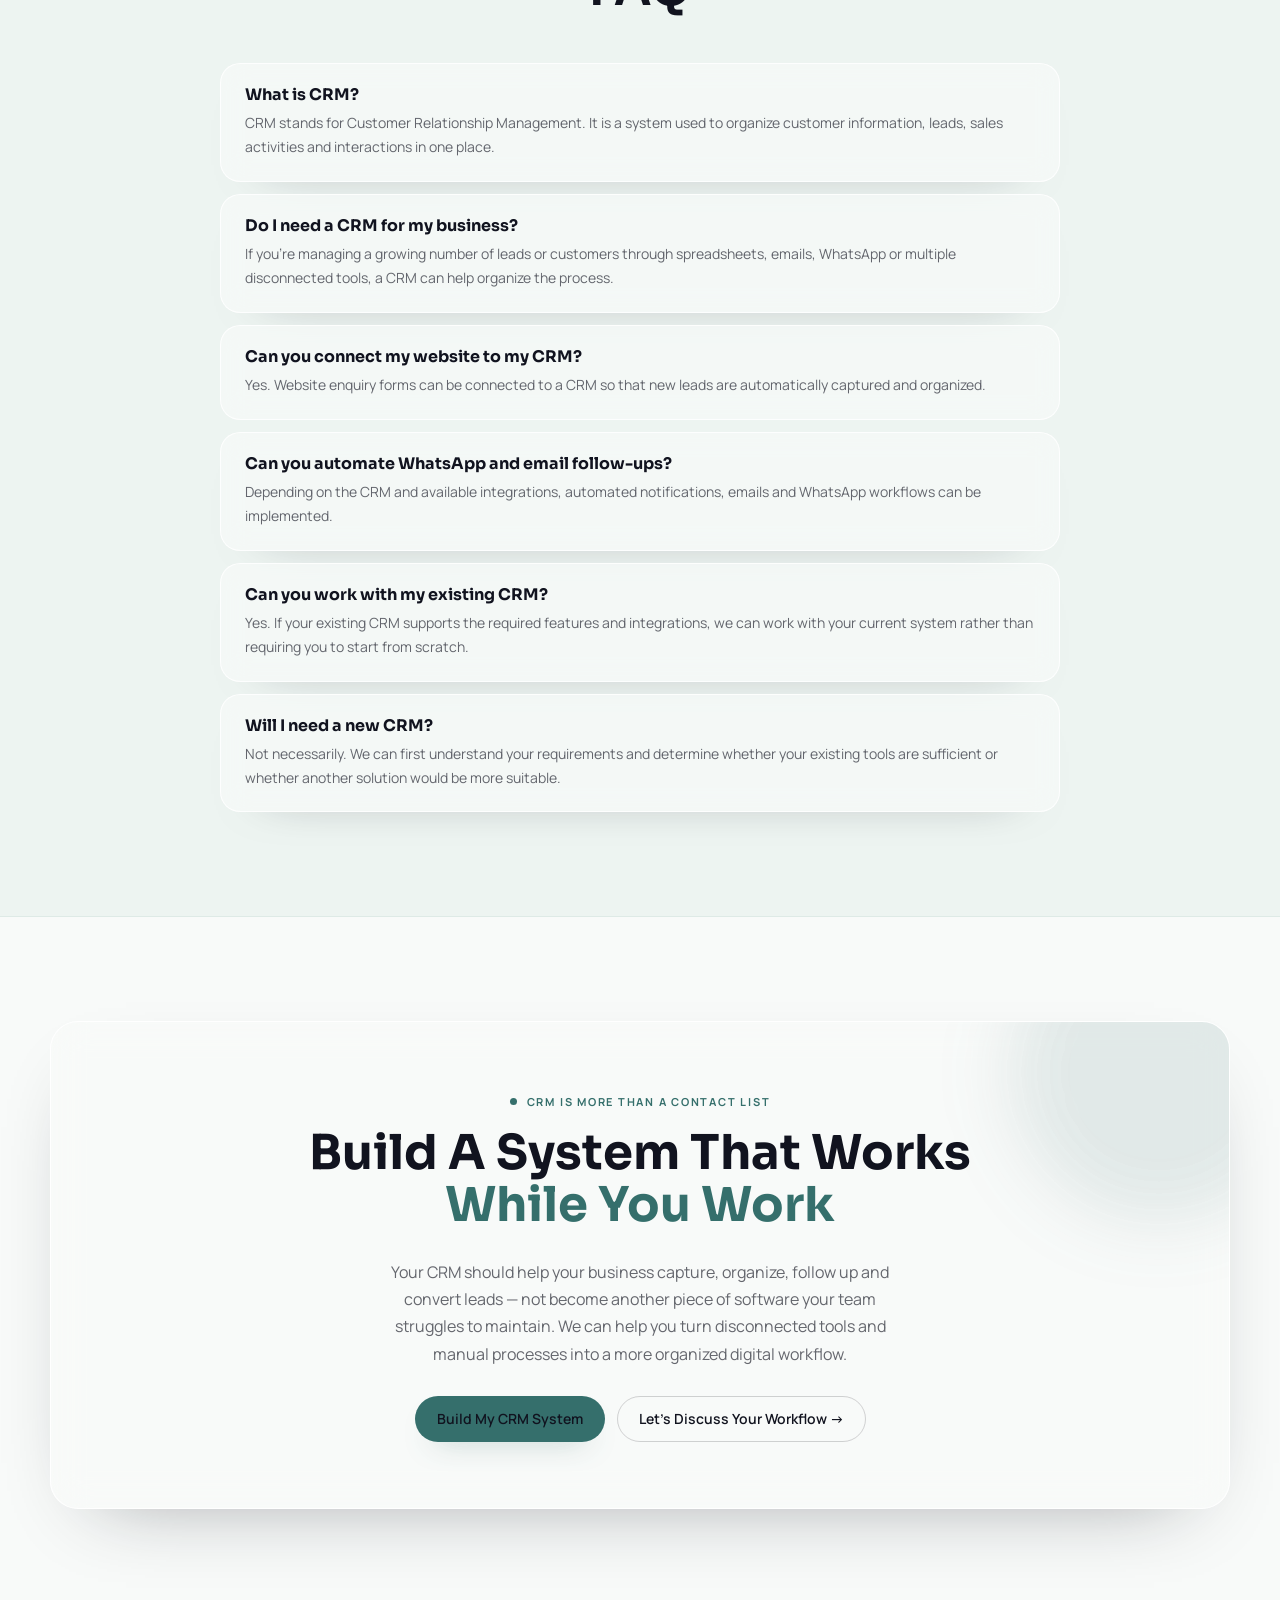
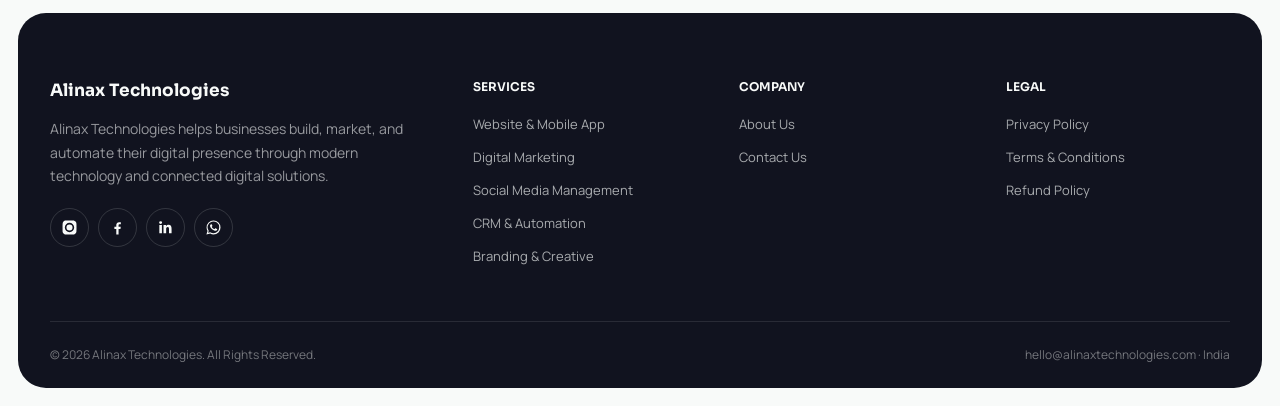
<file: services/crm-automation/index.html>
<!DOCTYPE html>
<html lang="en">
<head>
<meta charset="UTF-8">
<meta name="viewport" content="width=device-width, initial-scale=1.0">
<link rel="icon" type="image/png" href="/images/favicon.png">
<link rel="apple-touch-icon" href="/images/favicon.png">
<title>CRM &amp; Automation — Alinax Technologies</title>
<meta name="description" content="Alinax Technologies sets up CRM systems and workflow automation that capture leads, organize customers and follow up automatically.">
<link rel="canonical" href="https://alinaxtech.online/services/crm-automation/">
<meta property="og:url" content="https://alinaxtech.online/services/crm-automation/">
<link rel="preconnect" href="https://fonts.googleapis.com">
<link rel="preconnect" href="https://fonts.gstatic.com" crossorigin>
<link rel="stylesheet" href="https://fonts.googleapis.com/css2?family=Bricolage+Grotesque:wght@500;600;700;800&family=Inter:wght@400;500;600&family=IBM+Plex+Mono:wght@400;500&display=swap" media="print" onload="this.media='all'">
<noscript><link rel="stylesheet" href="https://fonts.googleapis.com/css2?family=Bricolage+Grotesque:wght@500;600;700;800&family=Inter:wght@400;500;600&family=IBM+Plex+Mono:wght@400;500&display=swap"></noscript>
<link rel="stylesheet" href="../../css/style.css">
</head>
<body>
<div class="alinax">

  <!-- NAVBAR -->
  <header class="navbar">
    <nav class="nav-inner" aria-label="Main">
      <a class="logo" href="/">
        <img src="../../images/A-logo.webp" width="230" height="230" loading="lazy" alt="Alinax Technologies logo">
        <span class="logo-word">Alinax</span>
      </a>
      <ul class="nav-links" id="nav-links">
        <li><a href="/#top">Home</a></li>
        <li><a href="/#about">About Us</a></li>
        <li class="nav-dropdown">
          <a href="#" aria-haspopup="true">Our Services</a>
          <ul class="dropdown-menu">
            <li><a href="/services/web-design/">Website &amp; Mobile App</a></li>
            <li><a href="/services/digital-marketing/">Digital Marketing</a></li>
            <li><a href="/services/social-media-management/">Social Media Management</a></li>
            <li><a href="/services/crm-automation/">CRM &amp; Automation</a></li>
            <li><a href="/services/branding-creative/">Branding &amp; Creative</a></li>
          </ul>
        </li>
        <li><a href="/contact/">Contact Us</a></li>
      </ul>
      <div class="nav-cta">
        <a class="btn-connect" href="/contact/">
          <span class="dot" aria-hidden="true"></span>
          <span class="label">Let's Connect</span>
          <svg viewBox="0 0 24 24" aria-hidden="true"><path d="M7 17L17 7M9 7h8v8" stroke-linecap="round" stroke-linejoin="round"/></svg>
        </a>
        <button class="nav-toggle" id="nav-toggle" aria-expanded="false" aria-label="Menu">☰</button>
      </div>
    </nav>
  </header>

  <!-- HERO -->
  <section class="hero hero-service" id="top">
    <div class="container">
      <span class="eyebrow">CRM &amp; Automation</span>
      <h1>
        <span class="line"><span>Turn Your Leads Into</span></span>
        <span class="line"><span>Organized Business</span></span>
      </h1>
      <p class="lead">Managing leads, customers and repetitive tasks manually can quickly become difficult as your business grows. We help you set up CRM systems and smart automations that organize customer information, simplify follow-ups and reduce repetitive work.</p>
      <div class="hero-actions">
          <a class="btn btn-light" href="/contact/">Get Started</a>
      </div>
    </div>
  </section>

  <!-- SERVICES -->
  <section class="section" id="crm-services">
    <div class="container">
      <div class="section-head reveal">
        <span class="eyebrow">What's included</span>
        <h2>Our CRM &amp; Automation Services</h2>
        <p>Six pieces of an organized, automated business system — used together or wherever your business needs it most.</p>
      </div>
      <div class="wd-grid">
        <article class="wd-card reveal tile-blue">
          <h3>CRM Setup &amp; Configuration</h3>
          <p>We set up your CRM around the way your business actually works — from capturing new leads to managing customers and tracking sales.</p>
          <ul class="wd-list">
            <li>CRM setup</li>
            <li>User &amp; account configuration</li>
            <li>Lead management</li>
            <li>Customer management</li>
            <li>Sales pipeline</li>
            <li>Custom fields</li>
            <li>CRM customization</li>
          </ul>
          <a class="explore" href="/contact/">Explore CRM Setup →</a>
        </article>
        <article class="wd-card reveal tile-violet">
          <h3>Lead Management</h3>
          <p>Stop losing potential customers in spreadsheets, emails and chat conversations. We help create an organized system where enquiries can be captured, categorized and followed throughout the sales process.</p>
          <ul class="wd-list">
            <li>Lead capture</li>
            <li>Lead categorization</li>
            <li>Lead assignment</li>
            <li>Lead status tracking</li>
            <li>Follow-up management</li>
            <li>Lead history</li>
          </ul>
          <a class="explore" href="/contact/">Explore Lead Management →</a>
        </article>
        <article class="wd-card reveal tile-sky">
          <h3>Sales Pipeline Management</h3>
          <p>Know exactly where every potential customer is in your sales process. We create customized pipelines that give your team a clear view of current opportunities.</p>
          <ul class="wd-list">
            <li>New Lead</li>
            <li>Contacted</li>
            <li>Qualified</li>
            <li>Proposal Sent</li>
            <li>Negotiation</li>
            <li>Won / Lost</li>
          </ul>
          <a class="explore" href="/contact/">Explore Sales Pipeline →</a>
        </article>
        <article class="wd-card reveal tile-pink">
          <h3>Workflow Automation</h3>
          <p>Let technology handle repetitive tasks for you. We automate routine processes so nothing falls through the cracks.</p>
          <ul class="wd-list">
            <li>Lead assignment</li>
            <li>Notifications</li>
            <li>Follow-up reminders</li>
            <li>Status updates</li>
            <li>Task creation</li>
            <li>Data synchronization</li>
            <li>Internal alerts</li>
          </ul>
          <a class="explore" href="/contact/">Explore Workflow Automation →</a>
        </article>
        <article class="wd-card reveal tile-mint">
          <h3>Email &amp; WhatsApp Automation</h3>
          <p>Respond faster and maintain consistent communication with your leads and customers, depending on the tools and integrations used.</p>
          <ul class="wd-list">
            <li>New enquiry notifications</li>
            <li>Welcome messages</li>
            <li>Follow-up reminders</li>
            <li>Appointment confirmations</li>
            <li>Customer updates</li>
            <li>Lead nurturing</li>
            <li>Team notifications</li>
          </ul>
          <a class="explore" href="/contact/">Explore Email &amp; WhatsApp Automation →</a>
        </article>
        <article class="wd-card reveal tile-lime">
          <h3>CRM Integration</h3>
          <p>Your CRM shouldn't operate separately from the rest of your business. We connect it with the tools and platforms you already use.</p>
          <ul class="wd-list">
            <li>Website forms</li>
            <li>Email</li>
            <li>WhatsApp</li>
            <li>Calendars</li>
            <li>Advertising platforms</li>
            <li>Payment systems</li>
            <li>Business applications</li>
          </ul>
          <a class="explore" href="/contact/">Explore CRM Integration →</a>
        </article>
      </div>
    </div>
  </section>

  <!-- STOP MANAGING EVERYTHING MANUALLY -->
  <section class="section section-alt">
    <div class="container">
      <div class="section-head center reveal">
        <span class="eyebrow">Let your systems do the work</span>
        <h2>Stop Managing Everything Manually</h2>
        <p>Imagine a customer submits an enquiry through your website. That's the power of connecting your website, CRM and automation together.</p>
      </div>
      <div class="flow-vertical reveal">
        <div class="fv-step main">Customer submits form</div>
        <div class="fv-arrow" aria-hidden="true">↓</div>
        <div class="fv-step">Lead automatically created</div>
        <div class="fv-arrow" aria-hidden="true">↓</div>
        <div class="fv-step">CRM assigns the lead</div>
        <div class="fv-arrow" aria-hidden="true">↓</div>
        <div class="fv-step">Team receives notification</div>
        <div class="fv-arrow" aria-hidden="true">↓</div>
        <div class="fv-step">Customer receives confirmation</div>
        <div class="fv-arrow" aria-hidden="true">↓</div>
        <div class="fv-step">Follow-up task is created</div>
        <div class="fv-arrow" aria-hidden="true">↓</div>
        <div class="fv-step">Sales team contacts customer</div>
        <div class="fv-arrow" aria-hidden="true">↓</div>
        <div class="fv-step accent">Lead moves through pipeline</div>
      </div>
    </div>
  </section>

  <!-- A SMARTER WAY TO MANAGE YOUR BUSINESS -->
  <section class="section">
    <div class="container">
      <div class="section-head reveal">
        <span class="eyebrow">The workflow</span>
        <h2>A Smarter Way To Manage Your Business</h2>
      </div>
      <div class="process-track">
        <div class="process-step reveal"><span class="dot"></span><h4>01 — Capture</h4><p>Automatically collect leads from your website, forms and other connected channels.</p></div>
        <div class="process-step reveal"><span class="dot"></span><h4>02 — Organize</h4><p>Store customer information in a structured CRM instead of scattered spreadsheets and conversations.</p></div>
        <div class="process-step reveal"><span class="dot"></span><h4>03 — Assign</h4><p>Automatically route leads to the right team member or department.</p></div>
        <div class="process-step reveal"><span class="dot"></span><h4>04 — Follow Up</h4><p>Create reminders and automated communication so important leads don't get forgotten.</p></div>
        <div class="process-step reveal"><span class="dot"></span><h4>05 — Convert</h4><p>Give your sales team a clear view of every opportunity and its current stage.</p></div>
        <div class="process-step reveal"><span class="dot"></span><h4>06 — Retain</h4><p>Continue communicating with customers through organized follow-ups and automated workflows.</p></div>
      </div>
    </div>
  </section>

  <!-- WHAT CAN WE AUTOMATE -->
  <section class="section section-alt">
    <div class="container">
      <div class="section-head center reveal">
        <span class="eyebrow">A few examples</span>
        <h2>What Can We Automate?</h2>
      </div>
      <div class="mini-flow-grid">
        <div class="mini-flow-card reveal">
          <h4>Lead Generation</h4>
          <ol class="mini-flow">
            <li>Website Form</li>
            <li>CRM</li>
            <li>New Lead</li>
            <li>Notification</li>
          </ol>
        </div>
        <div class="mini-flow-card reveal">
          <h4>Customer Follow-Up</h4>
          <ol class="mini-flow">
            <li>New Lead</li>
            <li>Confirmation</li>
            <li>Follow-Up</li>
            <li>Reminder</li>
            <li>Sales Team</li>
          </ol>
        </div>
        <div class="mini-flow-card reveal">
          <h4>Appointment Management</h4>
          <ol class="mini-flow">
            <li>Booking</li>
            <li>Confirmation</li>
            <li>Calendar</li>
            <li>Reminder</li>
            <li>Appointment</li>
          </ol>
        </div>
        <div class="mini-flow-card reveal">
          <h4>Sales Process</h4>
          <ol class="mini-flow">
            <li>Lead</li>
            <li>Qualified</li>
            <li>Proposal</li>
            <li>Negotiation</li>
            <li>Won</li>
          </ol>
        </div>
      </div>
    </div>
  </section>

  <!-- OUR PROCESS -->
  <!-- <section class="section">
    <div class="container">
      <div class="section-head reveal">
        <span class="eyebrow">How we work</span>
        <h2>Our CRM &amp; Automation Process</h2>
      </div>
      <div class="process-track cols-7">
        <div class="process-step reveal"><span class="dot"></span><h4>01 — Understand</h4><p>We first understand how your business currently handles leads, customers and internal processes.</p></div>
        <div class="process-step reveal"><span class="dot"></span><h4>02 — Identify</h4><p>We identify repetitive tasks, bottlenecks and areas where automation can save time.</p></div>
        <div class="process-step reveal"><span class="dot"></span><h4>03 — Design</h4><p>We map out the CRM structure and automation workflows required for your business.</p></div>
        <div class="process-step reveal"><span class="dot"></span><h4>04 — Configure</h4><p>We set up the CRM, pipelines, fields, users and required integrations.</p></div>
        <div class="process-step reveal"><span class="dot"></span><h4>05 — Automate</h4><p>We connect your systems and implement the agreed workflows.</p></div>
        <div class="process-step reveal"><span class="dot"></span><h4>06 — Test</h4><p>We test each workflow to make sure information is being captured, transferred and processed correctly.</p></div>
        <div class="process-step reveal"><span class="dot"></span><h4>07 — Optimize</h4><p>After implementation, we can refine the system as your business and requirements evolve.</p></div>
      </div>
    </div>
  </section> -->

  <!-- ONE CONNECTED BUSINESS SYSTEM -->
  <section class="section section-alt">
    <div class="container">
      <div class="section-head center reveal">
        <span class="eyebrow">The bigger picture</span>
        <h2>One Connected Business System</h2>
        <p>Your CRM becomes much more powerful when connected with your other digital channels.</p>
      </div>
      <div class="flow-vertical reveal">
        <div class="fv-step main">Website</div>
        <div class="fv-arrow" aria-hidden="true">↓</div>
        <div class="fv-step">Contact Form</div>
        <div class="fv-arrow" aria-hidden="true">↓</div>
        <div class="fv-step">CRM</div>
        <div class="fv-arrow" aria-hidden="true">↓</div>
        <div class="fv-branch">
          <span class="fv-chip">Email</span>
          <span class="fv-chip">WhatsApp</span>
          <span class="fv-chip">Ads</span>
        </div>
        <div class="fv-arrow" aria-hidden="true">↓</div>
        <div class="fv-step">Leads</div>
        <div class="fv-arrow" aria-hidden="true">↓</div>
        <div class="fv-step">Sales Pipeline</div>
        <div class="fv-arrow" aria-hidden="true">↓</div>
        <div class="fv-step">Customer</div>
        <div class="fv-arrow" aria-hidden="true">↓</div>
        <div class="fv-step accent">Automation</div>
      </div>
      <p class="audience-note reveal" style="margin-top:32px">This is where Alinax Technologies can connect your website, marketing and business operations into one streamlined system.</p>
    </div>
  </section>

  <!-- WHY CHOOSE -->
  <section class="section">
    <div class="container">
      <div class="section-head center reveal">
        <span class="eyebrow">Why choose Alinax Technologies</span>
        <h2>Built around how you already work</h2>
      </div>
      <div class="why-grid">
        <div class="why-item reveal">
          <div class="icon"><svg viewBox="0 0 24 24" aria-hidden="true"><path d="M8 11a3 3 0 100-6 3 3 0 000 6zm8 0a3 3 0 100-6 3 3 0 000 6zM2 20c0-3 2.7-5 6-5s6 2 6 5M14.5 15.2c2.9.2 5.5 2.1 5.5 4.8" stroke-linecap="round" stroke-linejoin="round"/></svg></div>
          <h3>Built Around Your Workflow</h3>
          <p>We don't force your business into a complicated system. We design the setup around how your business operates.</p>
        </div>
        <div class="why-item reveal">
          <div class="icon"><svg viewBox="0 0 24 24" aria-hidden="true"><path d="M4 19V9m5 10V5m5 14v-7m5 7V8" stroke-linecap="round" stroke-linejoin="round"/></svg></div>
          <h3>Reduce Manual Work</h3>
          <p>Automate repetitive tasks so your team can focus on customers and growth.</p>
        </div>
        <div class="why-item reveal">
          <div class="icon"><svg viewBox="0 0 24 24" aria-hidden="true"><path d="M2 12s3.5-6 10-6 10 6 10 6-3.5 6-10 6-10-6-10-6zm10 2.5a2.5 2.5 0 100-5 2.5 2.5 0 000 5z" stroke-linecap="round" stroke-linejoin="round"/></svg></div>
          <h3>Better Lead Visibility</h3>
          <p>Know where your leads are, who is handling them and what needs to happen next.</p>
        </div>
        <div class="why-item reveal">
          <div class="icon"><svg viewBox="0 0 24 24" aria-hidden="true"><path d="M4 5h16v4H4V5zm0 6h7v8H4v-8zm9 0h7v8h-7v-8z" stroke-linecap="round" stroke-linejoin="round"/></svg></div>
          <h3>Connected Systems</h3>
          <p>Bring your website, forms, communication channels and CRM together.</p>
        </div>
        <div class="why-item reveal">
          <div class="icon"><svg viewBox="0 0 24 24" aria-hidden="true"><path d="M12 3l8 4.5v9L12 21l-8-4.5v-9L12 3zm0 6a3 3 0 100 6 3 3 0 000-6z" stroke-linecap="round" stroke-linejoin="round"/></svg></div>
          <h3>Scalable Solutions</h3>
          <p>Start with what your business needs today and expand the system as you grow.</p>
        </div>
      </div>
    </div>
  </section>

  <!-- FAQ -->
  <section class="section section-alt">
    <div class="container">
      <div class="section-head center reveal">
        <span class="eyebrow">Frequently asked</span>
        <h2>FAQ</h2>
      </div>
      <div class="faq-list">
        <div class="faq-item reveal">
          <h3>What is CRM?</h3>
          <p>CRM stands for Customer Relationship Management. It is a system used to organize customer information, leads, sales activities and interactions in one place.</p>
        </div>
        <div class="faq-item reveal">
          <h3>Do I need a CRM for my business?</h3>
          <p>If you're managing a growing number of leads or customers through spreadsheets, emails, WhatsApp or multiple disconnected tools, a CRM can help organize the process.</p>
        </div>
        <div class="faq-item reveal">
          <h3>Can you connect my website to my CRM?</h3>
          <p>Yes. Website enquiry forms can be connected to a CRM so that new leads are automatically captured and organized.</p>
        </div>
        <div class="faq-item reveal">
          <h3>Can you automate WhatsApp and email follow-ups?</h3>
          <p>Depending on the CRM and available integrations, automated notifications, emails and WhatsApp workflows can be implemented.</p>
        </div>
        <div class="faq-item reveal">
          <h3>Can you work with my existing CRM?</h3>
          <p>Yes. If your existing CRM supports the required features and integrations, we can work with your current system rather than requiring you to start from scratch.</p>
        </div>
        <div class="faq-item reveal">
          <h3>Will I need a new CRM?</h3>
          <p>Not necessarily. We can first understand your requirements and determine whether your existing tools are sufficient or whether another solution would be more suitable.</p>
        </div>
      </div>
    </div>
  </section>

  <!-- CTA -->
  <section class="section" id="contact">
    <div class="container">
      <div class="cta-band reveal">
        <span class="eyebrow">CRM is more than a contact list</span>
        <h2>Build A System That Works <span class="grad-text">While You Work</span></h2>
        <p class="cta-lead">Your CRM should help your business capture, organize, follow up and convert leads — not become another piece of software your team struggles to maintain. We can help you turn disconnected tools and manual processes into a more organized digital workflow.</p>
        <div class="cta-actions">
          <a class="btn btn-light" href="/contact/">Build My CRM System</a>
          <a class="btn btn-outline-light" href="/contact/">Let's Discuss Your Workflow →</a>
        </div>
      </div>
    </div>
  </section>

  <!-- FOOTER -->
  <footer class="footer">
    <div class="container">
      <div class="footer-grid">
        <div>
          <span class="logo-word">Alinax Technologies</span>
          <p style="margin-top:16px">Alinax Technologies helps businesses build, market, and automate their digital presence through modern technology and connected digital solutions.</p>
          <div class="footer-social">
            <a href="https://instagram.com" aria-label="Instagram" target="_blank" rel="noreferrer"><svg viewBox="0 0 24 24"><path d="M12 2.2c3.2 0 3.6 0 4.9.07 1.2.06 1.8.25 2.2.42.6.22 1 .48 1.4.9.4.4.7.8.9 1.4.2.4.4 1 .4 2.2.1 1.3.1 1.7.1 4.9s0 3.6-.1 4.9c0 1.2-.2 1.8-.4 2.2-.2.6-.5 1-.9 1.4-.4.4-.8.7-1.4.9-.4.2-1 .4-2.2.4-1.3.1-1.7.1-4.9.1s-3.6 0-4.9-.1c-1.2 0-1.8-.2-2.2-.4-.6-.2-1-.5-1.4-.9-.4-.4-.7-.8-.9-1.4-.2-.4-.4-1-.4-2.2C2.2 15.6 2.2 15.2 2.2 12s0-3.6.1-4.9c0-1.2.2-1.8.4-2.2.2-.6.5-1 .9-1.4.4-.4.8-.7 1.4-.9.4-.2 1-.4 2.2-.4C8.4 2.2 8.8 2.2 12 2.2zm0 3.2A6.6 6.6 0 1018.6 12 6.6 6.6 0 0012 5.4zm0 10.9A4.3 4.3 0 1116.3 12 4.3 4.3 0 0112 16.3zm6.9-11.1a1.55 1.55 0 11-1.55-1.55A1.55 1.55 0 0118.9 5.2z"/></svg></a>
            <a href="https://facebook.com" aria-label="Facebook" target="_blank" rel="noreferrer"><svg viewBox="0 0 24 24"><path d="M13.5 22v-8h2.7l.4-3.1h-3.1V8.9c0-.9.25-1.5 1.55-1.5H16.7V4.6a21 21 0 00-2.4-.12c-2.4 0-4 1.46-4 4.14v2.28H7.6V14h2.7v8z"/></svg></a>
            <a href="https://linkedin.com" aria-label="LinkedIn" target="_blank" rel="noreferrer"><svg viewBox="0 0 24 24"><path d="M6.94 8.5v11.6H3.3V8.5zM5.12 3a2.11 2.11 0 110 4.22 2.11 2.11 0 010-4.22zM9.2 8.5h3.5v1.6h.05a3.84 3.84 0 013.45-1.9c3.7 0 4.38 2.43 4.38 5.6v6.3h-3.65v-5.6c0-1.33 0-3.05-1.86-3.05s-2.15 1.45-2.15 2.95v5.7H9.2z"/></svg></a>
            <a href="https://wa.me/918112516235" aria-label="WhatsApp" target="_blank" rel="noreferrer"><svg viewBox="0 0 24 24"><path d="M12.04 2A9.9 9.9 0 002.2 11.9a9.75 9.75 0 001.32 4.92L2 22l5.32-1.39a9.9 9.9 0 004.72 1.2h.01a9.9 9.9 0 009.85-9.9A9.9 9.9 0 0012.04 2zm0 18.05a8.2 8.2 0 01-4.18-1.14l-.3-.18-3.16.83.84-3.08-.2-.32a8.19 8.19 0 1114.99-4.36 8.2 8.2 0 01-8 8.25zm4.5-6.13c-.25-.13-1.46-.72-1.68-.8s-.39-.13-.56.12-.64.8-.78.97-.29.18-.53.06a6.7 6.7 0 01-1.98-1.22 7.4 7.4 0 01-1.36-1.7c-.14-.25 0-.38.11-.5s.25-.29.37-.44a1.7 1.7 0 00.25-.41.46.46 0 000-.44c-.06-.12-.55-1.34-.76-1.83s-.4-.42-.55-.43h-.48a.92.92 0 00-.66.31 2.79 2.79 0 00-.87 2.08 4.85 4.85 0 001.01 2.56 11.1 11.1 0 004.26 3.76c.6.26 1.06.41 1.42.53a3.4 3.4 0 001.57.1 2.56 2.56 0 001.68-1.19 2.08 2.08 0 00.14-1.18c-.06-.11-.22-.17-.47-.29z"/></svg></a>
          </div>
        </div>
        <div>
          <h4>Services</h4>
          <ul>
            <li><a href="/services/web-design/">Website &amp; Mobile App</a></li>
            <li><a href="/services/digital-marketing/">Digital Marketing</a></li>
            <li><a href="/services/social-media-management/">Social Media Management</a></li>
            <li><a href="/services/crm-automation/">CRM &amp; Automation</a></li>
            <li><a href="/services/branding-creative/">Branding &amp; Creative</a></li>
          </ul>
        </div>
        <div>
          <h4>Company</h4>
          <ul>
            <li><a href="/#about">About Us</a></li>
            <li><a href="/contact/">Contact Us</a></li>
          </ul>
        </div>
        <div>
          <h4>Legal</h4>
          <ul>
            <li><a href="#top">Privacy Policy</a></li>
            <li><a href="#top">Terms &amp; Conditions</a></li>
            <li><a href="#top">Refund Policy</a></li>
          </ul>
        </div>
      </div>
      <div class="footer-bottom">
        <span>© <span id="year">2026</span> Alinax Technologies. All Rights Reserved.</span>
        <span>hello@alinaxtechnologies.com · India</span>
      </div>
    </div>
  </footer>

</div>
<script src="../../js/script.js" defer></script>
</body>
</html>
</file>
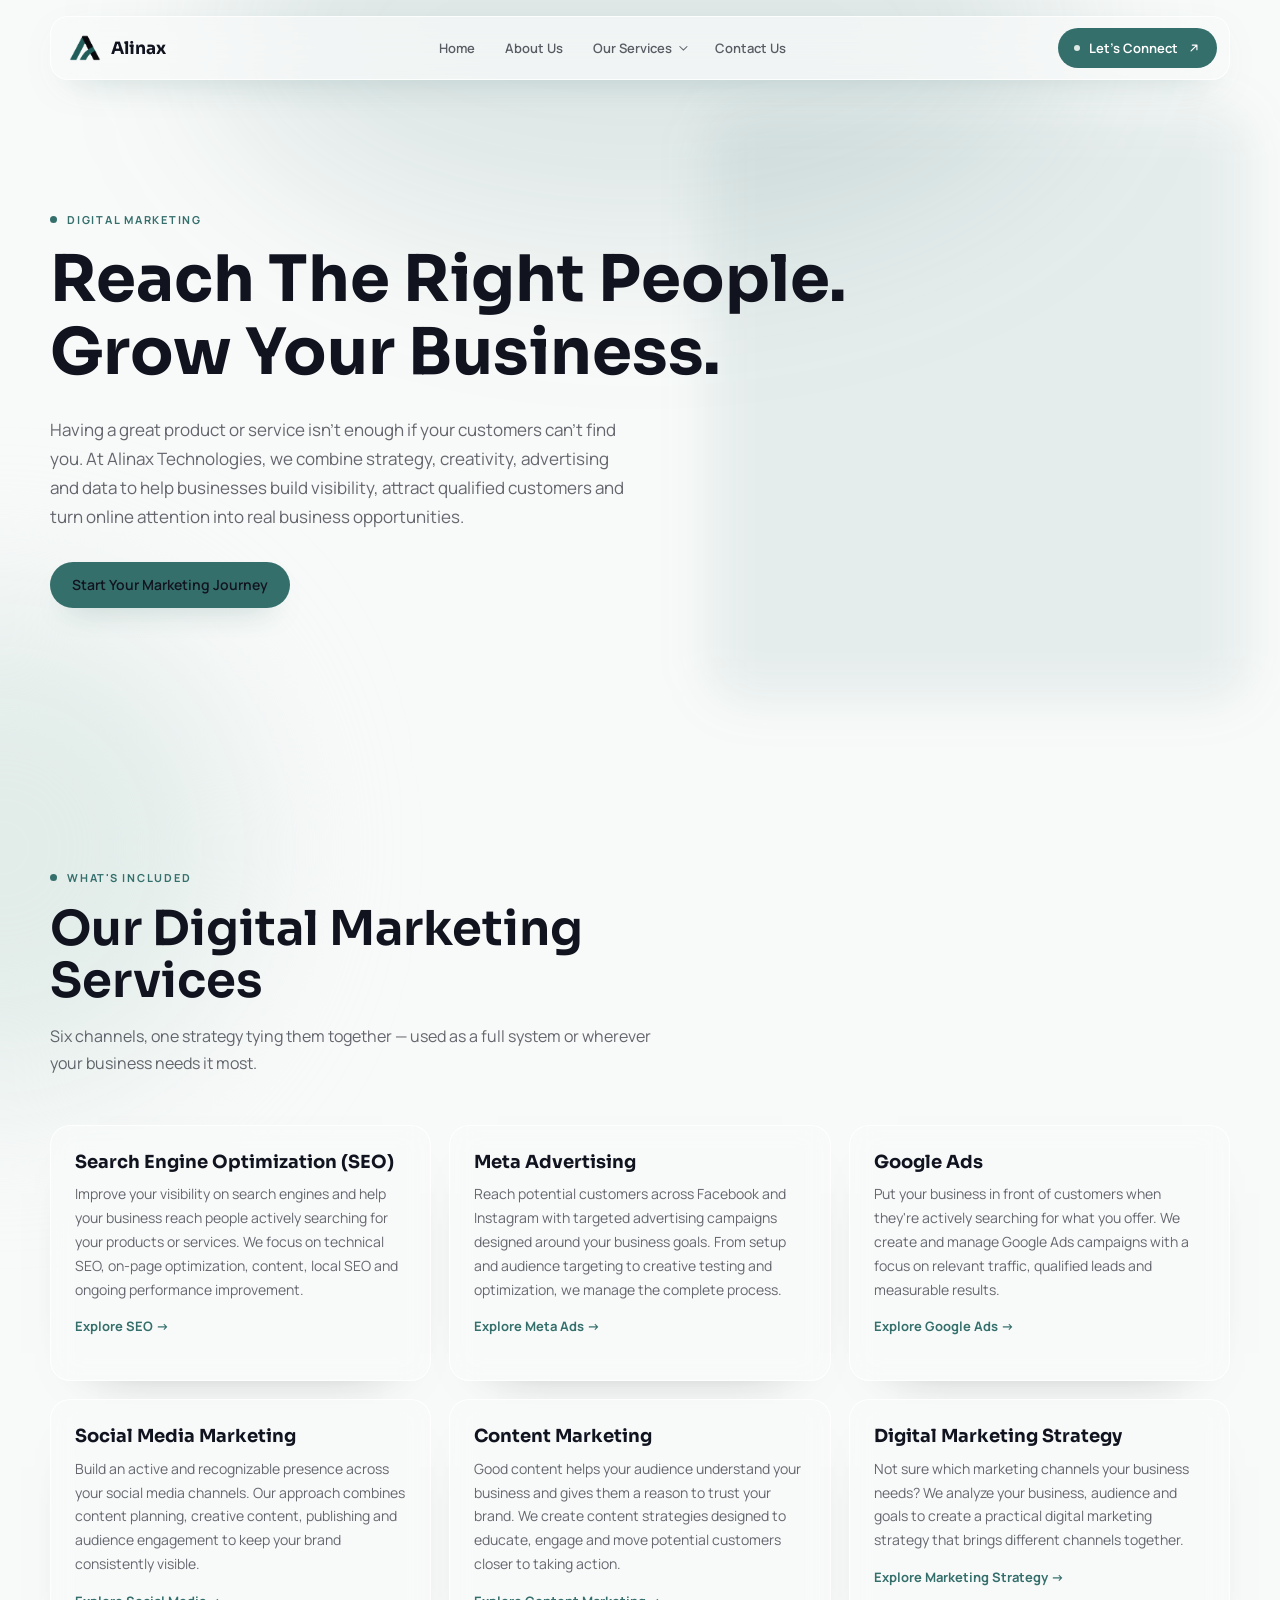
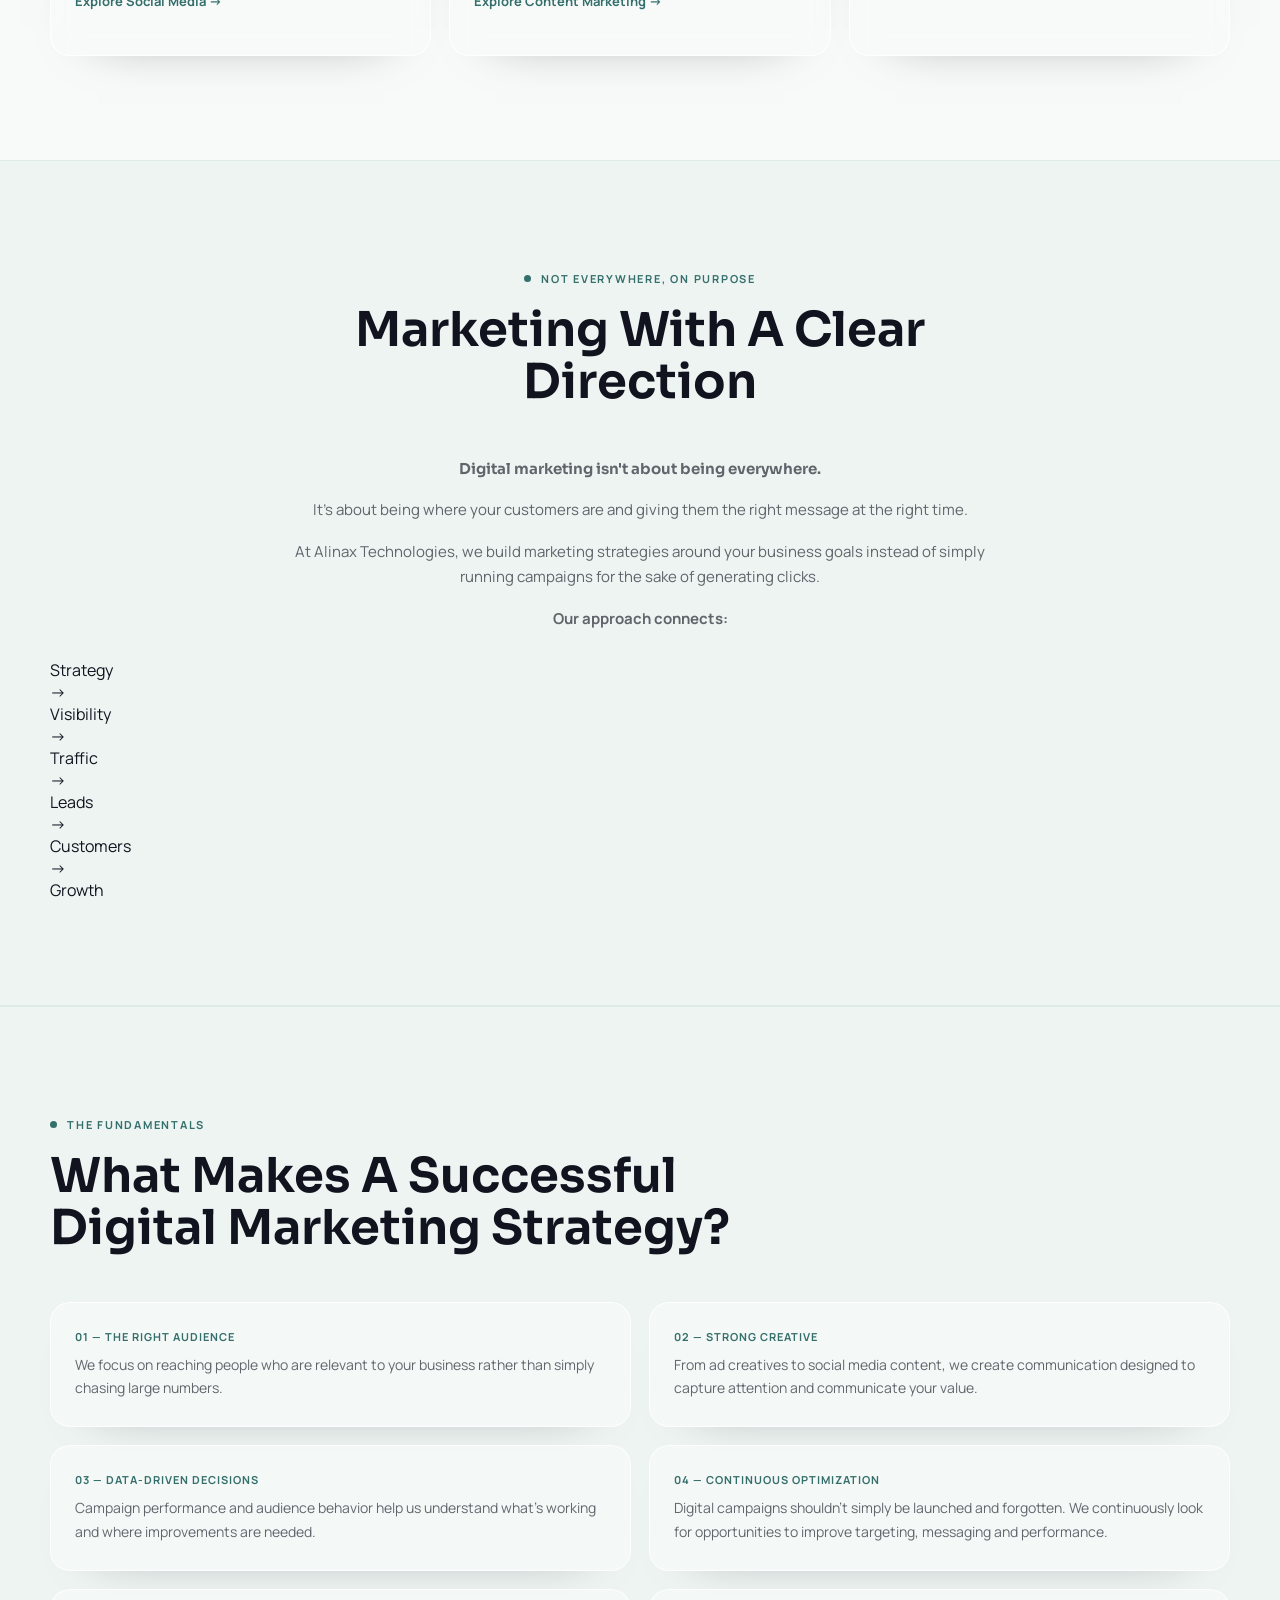
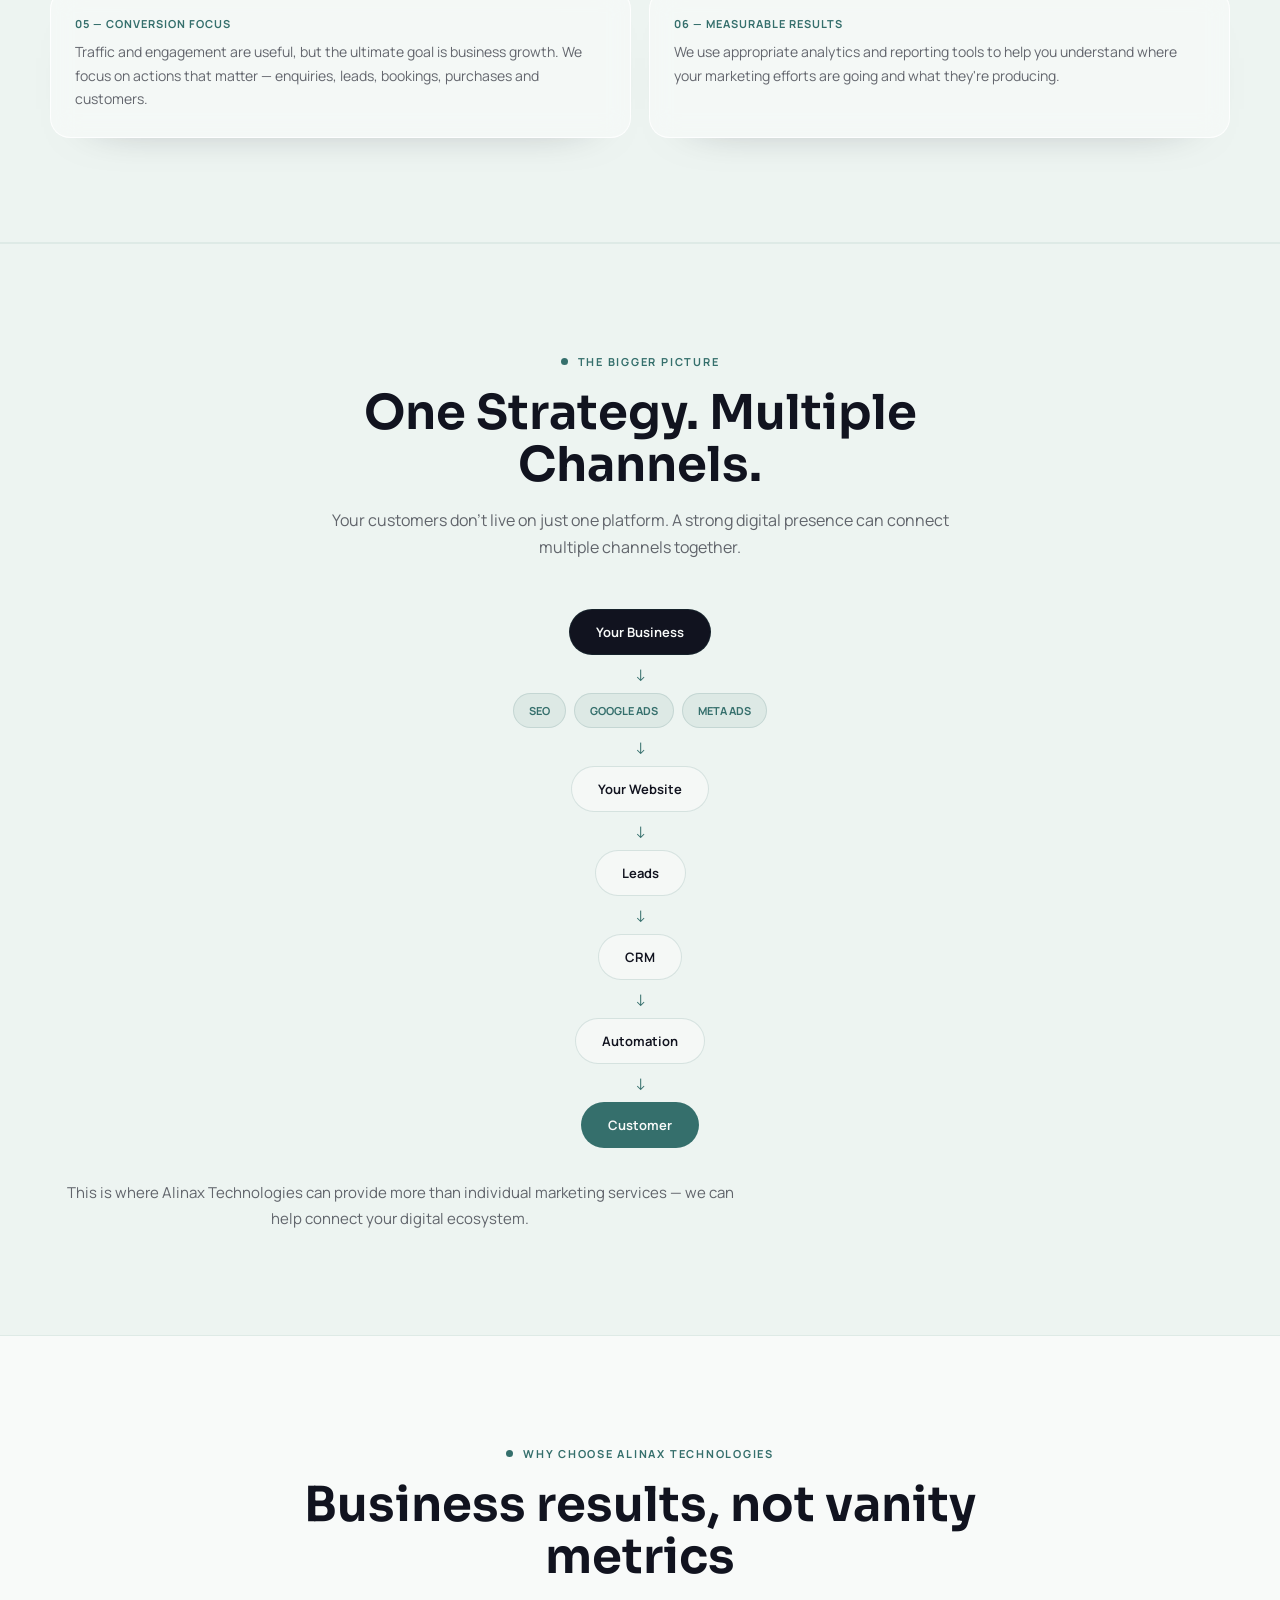
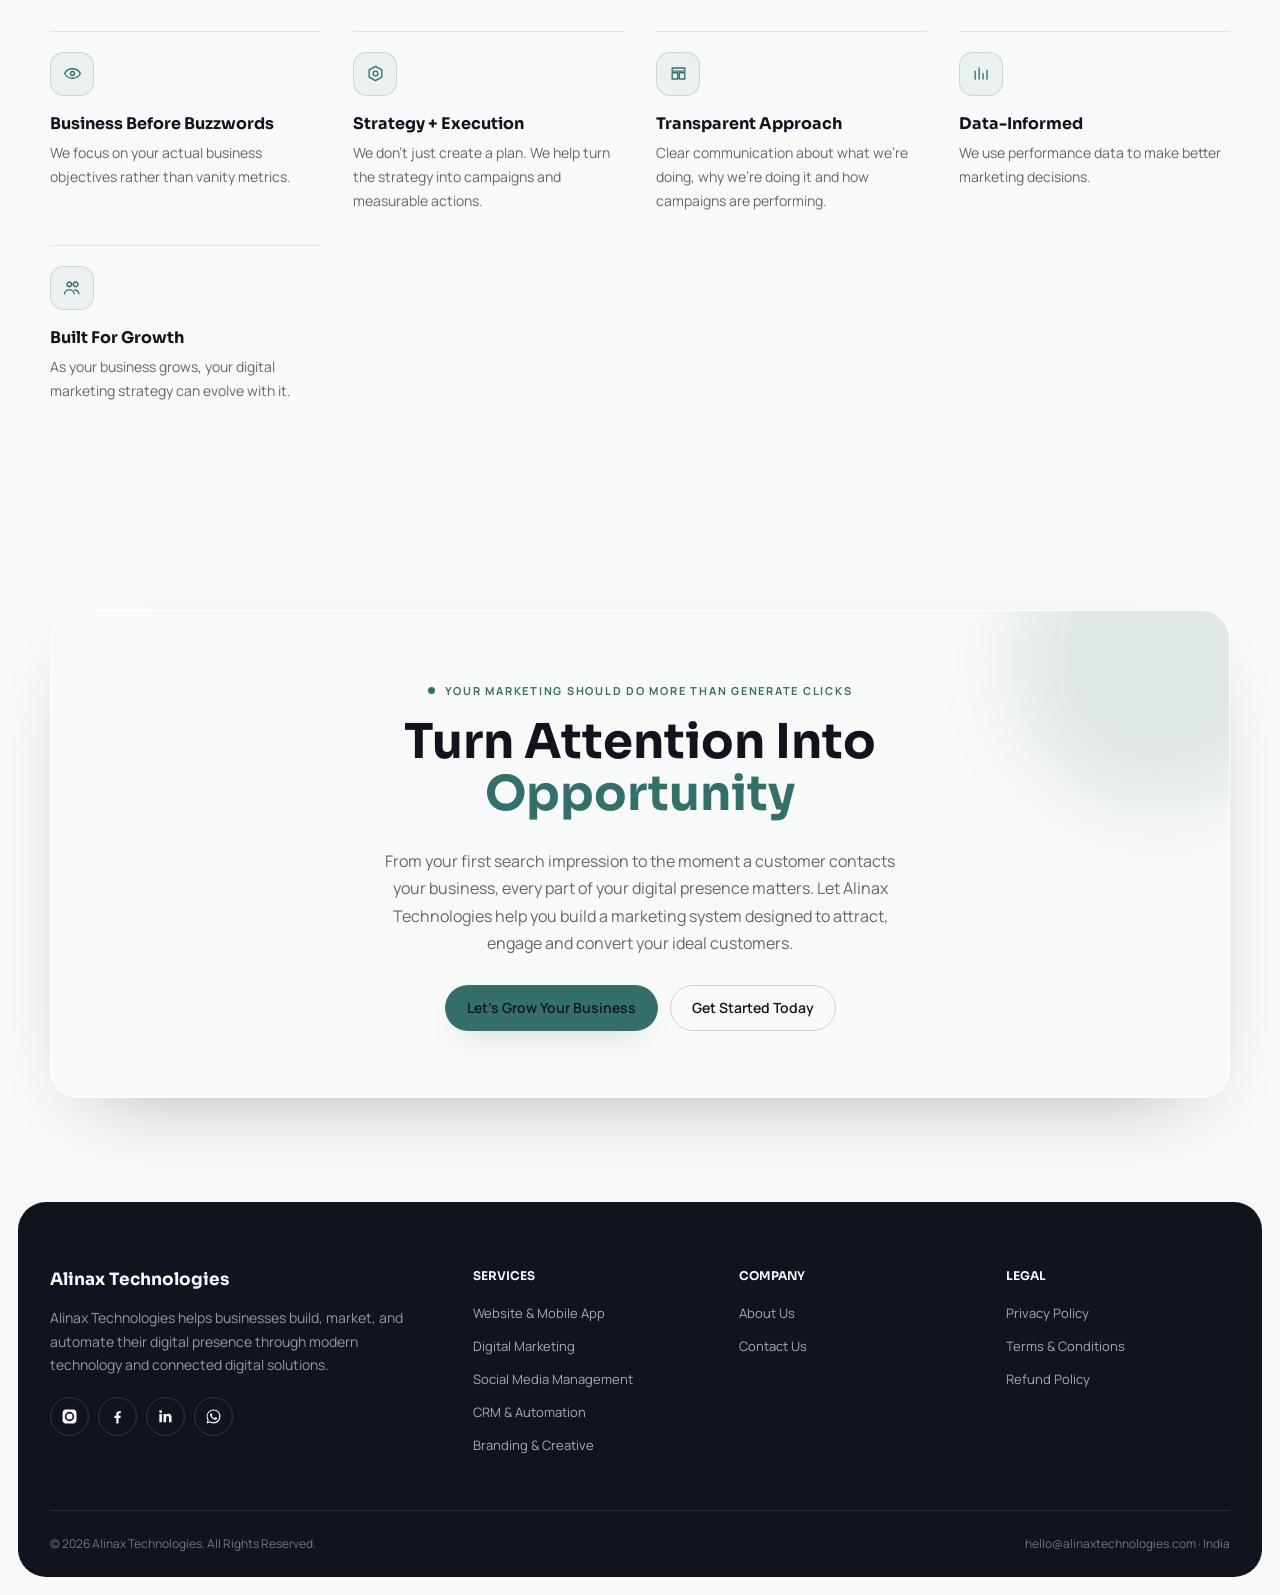
<file: services/digital-marketing/index.html>
<!DOCTYPE html>
<html lang="en">
<head>
<meta charset="UTF-8">
<meta name="viewport" content="width=device-width, initial-scale=1.0">
<link rel="icon" type="image/png" href="/images/favicon.png">
<link rel="apple-touch-icon" href="/images/favicon.png">
<title>Digital Marketing Services — Alinax Technologies</title>
<meta name="description" content="Alinax Technologies combines SEO, Meta Ads, Google Ads, social media and content marketing into one strategy built around your business goals.">
<link rel="canonical" href="https://alinaxtech.online/services/digital-marketing/">
<meta property="og:url" content="https://alinaxtech.online/services/digital-marketing/">
<link rel="preconnect" href="https://fonts.googleapis.com">
<link rel="preconnect" href="https://fonts.gstatic.com" crossorigin>
<link rel="stylesheet" href="https://fonts.googleapis.com/css2?family=Bricolage+Grotesque:wght@500;600;700;800&family=Inter:wght@400;500;600&family=IBM+Plex+Mono:wght@400;500&display=swap" media="print" onload="this.media='all'">
<noscript><link rel="stylesheet" href="https://fonts.googleapis.com/css2?family=Bricolage+Grotesque:wght@500;600;700;800&family=Inter:wght@400;500;600&family=IBM+Plex+Mono:wght@400;500&display=swap"></noscript>
<link rel="stylesheet" href="../../css/style.css">
</head>
<body>
<div class="alinax">

  <!-- NAVBAR -->
  <header class="navbar">
    <nav class="nav-inner" aria-label="Main">
      <a class="logo" href="/">
        <img src="../../images/A-logo.webp" width="230" height="230" loading="lazy" alt="Alinax Technologies logo">
        <span class="logo-word">Alinax</span>
      </a>
      <ul class="nav-links" id="nav-links">
        <li><a href="/#top">Home</a></li>
        <li><a href="/#about">About Us</a></li>
        <li class="nav-dropdown">
          <a href="#" aria-haspopup="true">Our Services</a>
          <ul class="dropdown-menu">
            <li><a href="/services/web-design/">Website &amp; Mobile App</a></li>
            <li><a href="/services/digital-marketing/">Digital Marketing</a></li>
            <li><a href="/services/social-media-management/">Social Media Management</a></li>
            <li><a href="/services/crm-automation/">CRM &amp; Automation</a></li>
            <li><a href="/services/branding-creative/">Branding &amp; Creative</a></li>
          </ul>
        </li>
        <li><a href="/contact/">Contact Us</a></li>
      </ul>
      <div class="nav-cta">
        <a class="btn-connect" href="/contact/">
          <span class="dot" aria-hidden="true"></span>
          <span class="label">Let's Connect</span>
          <svg viewBox="0 0 24 24" aria-hidden="true"><path d="M7 17L17 7M9 7h8v8" stroke-linecap="round" stroke-linejoin="round"/></svg>
        </a>
        <button class="nav-toggle" id="nav-toggle" aria-expanded="false" aria-label="Menu">☰</button>
      </div>
    </nav>
  </header>

  <!-- HERO -->
  <section class="hero hero-service" id="top">
    <div class="container">
      <span class="eyebrow">Digital Marketing</span>
      <h1>
        <span class="line"><span>Reach The Right People.</span></span>
        <span class="line"><span>Grow Your Business.</span></span>
      </h1>
      <p class="lead">Having a great product or service isn't enough if your customers can't find you. At Alinax Technologies, we combine strategy, creativity, advertising and data to help businesses build visibility, attract qualified customers and turn online attention into real business opportunities.</p>
      <div class="hero-actions">
          <a class="btn btn-light" href="/contact/">Start Your Marketing Journey</a>
      </div>
    </div>
  </section>

  <!-- SERVICES -->
  <section class="section" id="dm-services">
    <div class="container">
      <div class="section-head reveal">
        <span class="eyebrow">What's included</span>
        <h2>Our Digital Marketing Services</h2>
        <p>Six channels, one strategy tying them together — used as a full system or wherever your business needs it most.</p>
      </div>
      <div class="wd-grid">
        <article class="wd-card reveal tile-blue">
          <h3>Search Engine Optimization (SEO)</h3>
          <p>Improve your visibility on search engines and help your business reach people actively searching for your products or services. We focus on technical SEO, on-page optimization, content, local SEO and ongoing performance improvement.</p>
          <a class="explore" href="/contact/">Explore SEO →</a>
        </article>
        <article class="wd-card reveal tile-violet">
          <h3>Meta Advertising</h3>
          <p>Reach potential customers across Facebook and Instagram with targeted advertising campaigns designed around your business goals. From setup and audience targeting to creative testing and optimization, we manage the complete process.</p>
          <a class="explore" href="/contact/">Explore Meta Ads →</a>
        </article>
        <article class="wd-card reveal tile-sky">
          <h3>Google Ads</h3>
          <p>Put your business in front of customers when they're actively searching for what you offer. We create and manage Google Ads campaigns with a focus on relevant traffic, qualified leads and measurable results.</p>
          <a class="explore" href="/contact/">Explore Google Ads →</a>
        </article>
        <article class="wd-card reveal tile-pink">
          <h3>Social Media Marketing</h3>
          <p>Build an active and recognizable presence across your social media channels. Our approach combines content planning, creative content, publishing and audience engagement to keep your brand consistently visible.</p>
          <a class="explore" href="/contact/">Explore Social Media →</a>
        </article>
        <article class="wd-card reveal tile-mint">
          <h3>Content Marketing</h3>
          <p>Good content helps your audience understand your business and gives them a reason to trust your brand. We create content strategies designed to educate, engage and move potential customers closer to taking action.</p>
          <a class="explore" href="/contact/">Explore Content Marketing →</a>
        </article>
        <article class="wd-card reveal tile-lime">
          <h3>Digital Marketing Strategy</h3>
          <p>Not sure which marketing channels your business needs? We analyze your business, audience and goals to create a practical digital marketing strategy that brings different channels together.</p>
          <a class="explore" href="/contact/">Explore Marketing Strategy →</a>
        </article>
      </div>
    </div>
  </section>

  <!-- MARKETING WITH A CLEAR DIRECTION -->
  <section class="section section-alt">
    <div class="container">
      <div class="section-head center reveal">
        <span class="eyebrow">Not everywhere, on purpose</span>
        <h2>Marketing With A Clear Direction</h2>
      </div>
      <div class="purpose-copy reveal">
        <p class="purpose-lead">Digital marketing isn't about being everywhere.</p>
        <p>It's about being where your customers are and giving them the right message at the right time.</p>
        <p>At Alinax Technologies, we build marketing strategies around your business goals instead of simply running campaigns for the sake of generating clicks.</p>
        <p><strong>Our approach connects:</strong></p>
      </div>
      <ul class="flow-list reveal" style="margin-top:28px">
        <li class="flow-item">Strategy</li>
        <li class="flow-arrow" aria-hidden="true">→</li>
        <li class="flow-item">Visibility</li>
        <li class="flow-arrow" aria-hidden="true">→</li>
        <li class="flow-item">Traffic</li>
        <li class="flow-arrow" aria-hidden="true">→</li>
        <li class="flow-item">Leads</li>
        <li class="flow-arrow" aria-hidden="true">→</li>
        <li class="flow-item">Customers</li>
        <li class="flow-arrow" aria-hidden="true">→</li>
        <li class="flow-item accent">Growth</li>
      </ul>
    </div>
  </section>

  <!-- REACH PEOPLE AT EVERY STAGE -->
  <!-- <section class="section">
    <div class="container">
      <div class="section-head reveal">
        <span class="eyebrow">The customer journey</span>
        <h2>Reach People At Every Stage</h2>
        <p>Your potential customer may not be ready to buy the first time they discover your business. That's why we consider the entire customer journey.</p>
      </div>
      <div class="process-track cols-5">
        <div class="process-step reveal"><span class="dot"></span><h4>01 — Discover</h4><p>SEO, Google Ads, Meta Ads and social media help potential customers discover your business.</p></div>
        <div class="process-step reveal"><span class="dot"></span><h4>02 — Explore</h4><p>Your website, content and social presence give them the information they need.</p></div>
        <div class="process-step reveal"><span class="dot"></span><h4>03 — Consider</h4><p>Strong messaging, useful content and a professional digital presence help build trust.</p></div>
        <div class="process-step reveal"><span class="dot"></span><h4>04 — Convert</h4><p>Clear calls-to-action, landing pages and lead forms make it easier to contact or buy from you.</p></div>
        <div class="process-step reveal"><span class="dot"></span><h4>05 — Retain</h4><p>CRM, remarketing, email and automation can help you stay connected with customers.</p></div>
      </div>
    </div>
  </section> -->

  <!-- WHAT MAKES A SUCCESSFUL STRATEGY -->
  <section class="section section-alt">
    <div class="container">
      <div class="section-head reveal">
        <span class="eyebrow">The fundamentals</span>
        <h2>What Makes A Successful Digital Marketing Strategy?</h2>
      </div>
      <div class="num-grid">
        <div class="num-card reveal">
          <span class="num">01 — The Right Audience</span>
          <p>We focus on reaching people who are relevant to your business rather than simply chasing large numbers.</p>
        </div>
        <div class="num-card reveal">
          <span class="num">02 — Strong Creative</span>
          <p>From ad creatives to social media content, we create communication designed to capture attention and communicate your value.</p>
        </div>
        <div class="num-card reveal">
          <span class="num">03 — Data-Driven Decisions</span>
          <p>Campaign performance and audience behavior help us understand what's working and where improvements are needed.</p>
        </div>
        <div class="num-card reveal">
          <span class="num">04 — Continuous Optimization</span>
          <p>Digital campaigns shouldn't simply be launched and forgotten. We continuously look for opportunities to improve targeting, messaging and performance.</p>
        </div>
        <div class="num-card reveal">
          <span class="num">05 — Conversion Focus</span>
          <p>Traffic and engagement are useful, but the ultimate goal is business growth. We focus on actions that matter — enquiries, leads, bookings, purchases and customers.</p>
        </div>
        <div class="num-card reveal">
          <span class="num">06 — Measurable Results</span>
          <p>We use appropriate analytics and reporting tools to help you understand where your marketing efforts are going and what they're producing.</p>
        </div>
      </div>
    </div>
  </section>

  <!-- OUR PROCESS -->
  <!-- <section class="section">
    <div class="container">
      <div class="section-head reveal">
        <span class="eyebrow">How we work</span>
        <h2>Our Digital Marketing Process</h2>
      </div>
      <div class="process-track cols-7">
        <div class="process-step reveal"><span class="dot"></span><h4>01 — Understand</h4><p>We learn about your business, products, audience, competitors and objectives.</p></div>
        <div class="process-step reveal"><span class="dot"></span><h4>02 — Research</h4><p>We research your market, customers, keywords, competitors and available opportunities.</p></div>
        <div class="process-step reveal"><span class="dot"></span><h4>03 — Strategize</h4><p>We determine which channels and campaigns make the most sense for your business.</p></div>
        <div class="process-step reveal"><span class="dot"></span><h4>04 — Create</h4><p>We develop campaigns, content, landing pages and creative assets.</p></div>
        <div class="process-step reveal"><span class="dot"></span><h4>05 — Launch</h4><p>Your campaigns go live across the selected marketing channels.</p></div>
        <div class="process-step reveal"><span class="dot"></span><h4>06 — Optimize</h4><p>We analyze performance and continuously improve campaigns based on the data.</p></div>
        <div class="process-step reveal"><span class="dot"></span><h4>07 — Report</h4><p>You receive clear insights into campaign activity, performance and opportunities for improvement.</p></div>
      </div>
    </div>
  </section> -->

  <!-- ONE STRATEGY. MULTIPLE CHANNELS. -->
  <section class="section section-alt">
    <div class="container">
      <div class="section-head center reveal">
        <span class="eyebrow">The bigger picture</span>
        <h2>One Strategy. Multiple Channels.</h2>
        <p>Your customers don't live on just one platform. A strong digital presence can connect multiple channels together.</p>
      </div>
      <div class="flow-vertical reveal">
        <div class="fv-step main">Your Business</div>
        <div class="fv-arrow" aria-hidden="true">↓</div>
        <div class="fv-branch">
          <span class="fv-chip">SEO</span>
          <span class="fv-chip">Google Ads</span>
          <span class="fv-chip">Meta Ads</span>
        </div>
        <div class="fv-arrow" aria-hidden="true">↓</div>
        <div class="fv-step">Your Website</div>
        <div class="fv-arrow" aria-hidden="true">↓</div>
        <div class="fv-step">Leads</div>
        <div class="fv-arrow" aria-hidden="true">↓</div>
        <div class="fv-step">CRM</div>
        <div class="fv-arrow" aria-hidden="true">↓</div>
        <div class="fv-step">Automation</div>
        <div class="fv-arrow" aria-hidden="true">↓</div>
        <div class="fv-step accent">Customer</div>
      </div>
      <p class="audience-note reveal" style="margin-top:32px">This is where Alinax Technologies can provide more than individual marketing services — we can help connect your digital ecosystem.</p>
    </div>
  </section>

  <!-- WHY CHOOSE -->
  <section class="section">
    <div class="container">
      <div class="section-head center reveal">
        <span class="eyebrow">Why choose Alinax Technologies</span>
        <h2>Business results, not vanity metrics</h2>
      </div>
      <div class="why-grid">
        <div class="why-item reveal">
          <div class="icon"><svg viewBox="0 0 24 24" aria-hidden="true"><path d="M2 12s3.5-6 10-6 10 6 10 6-3.5 6-10 6-10-6-10-6zm10 2.5a2.5 2.5 0 100-5 2.5 2.5 0 000 5z" stroke-linecap="round" stroke-linejoin="round"/></svg></div>
          <h3>Business Before Buzzwords</h3>
          <p>We focus on your actual business objectives rather than vanity metrics.</p>
        </div>
        <div class="why-item reveal">
          <div class="icon"><svg viewBox="0 0 24 24" aria-hidden="true"><path d="M12 3l8 4.5v9L12 21l-8-4.5v-9L12 3zm0 6a3 3 0 100 6 3 3 0 000-6z" stroke-linecap="round" stroke-linejoin="round"/></svg></div>
          <h3>Strategy + Execution</h3>
          <p>We don't just create a plan. We help turn the strategy into campaigns and measurable actions.</p>
        </div>
        <div class="why-item reveal">
          <div class="icon"><svg viewBox="0 0 24 24" aria-hidden="true"><path d="M4 5h16v4H4V5zm0 6h7v8H4v-8zm9 0h7v8h-7v-8z" stroke-linecap="round" stroke-linejoin="round"/></svg></div>
          <h3>Transparent Approach</h3>
          <p>Clear communication about what we're doing, why we're doing it and how campaigns are performing.</p>
        </div>
        <div class="why-item reveal">
          <div class="icon"><svg viewBox="0 0 24 24" aria-hidden="true"><path d="M4 19V9m5 10V5m5 14v-7m5 7V8" stroke-linecap="round" stroke-linejoin="round"/></svg></div>
          <h3>Data-Informed</h3>
          <p>We use performance data to make better marketing decisions.</p>
        </div>
        <div class="why-item reveal">
          <div class="icon"><svg viewBox="0 0 24 24" aria-hidden="true"><path d="M8 11a3 3 0 100-6 3 3 0 000 6zm8 0a3 3 0 100-6 3 3 0 000 6zM2 20c0-3 2.7-5 6-5s6 2 6 5M14.5 15.2c2.9.2 5.5 2.1 5.5 4.8" stroke-linecap="round" stroke-linejoin="round"/></svg></div>
          <h3>Built For Growth</h3>
          <p>As your business grows, your digital marketing strategy can evolve with it.</p>
        </div>
      </div>
    </div>
  </section>

  <!-- CTA -->
  <section class="section" id="contact">
    <div class="container">
      <div class="cta-band reveal">
        <span class="eyebrow">Your marketing should do more than generate clicks</span>
        <h2>Turn Attention Into <span class="grad-text">Opportunity</span></h2>
        <p class="cta-lead">From your first search impression to the moment a customer contacts your business, every part of your digital presence matters. Let Alinax Technologies help you build a marketing system designed to attract, engage and convert your ideal customers.</p>
        <div class="cta-actions">
          <a class="btn btn-light" href="/contact/">Let's Grow Your Business</a>
          <a class="btn btn-outline-light" href="/contact/">Get Started Today</a>
        </div>
      </div>
    </div>
  </section>

  <!-- FOOTER -->
  <footer class="footer">
    <div class="container">
      <div class="footer-grid">
        <div>
          <span class="logo-word">Alinax Technologies</span>
          <p style="margin-top:16px">Alinax Technologies helps businesses build, market, and automate their digital presence through modern technology and connected digital solutions.</p>
          <div class="footer-social">
            <a href="https://instagram.com" aria-label="Instagram" target="_blank" rel="noreferrer"><svg viewBox="0 0 24 24"><path d="M12 2.2c3.2 0 3.6 0 4.9.07 1.2.06 1.8.25 2.2.42.6.22 1 .48 1.4.9.4.4.7.8.9 1.4.2.4.4 1 .4 2.2.1 1.3.1 1.7.1 4.9s0 3.6-.1 4.9c0 1.2-.2 1.8-.4 2.2-.2.6-.5 1-.9 1.4-.4.4-.8.7-1.4.9-.4.2-1 .4-2.2.4-1.3.1-1.7.1-4.9.1s-3.6 0-4.9-.1c-1.2 0-1.8-.2-2.2-.4-.6-.2-1-.5-1.4-.9-.4-.4-.7-.8-.9-1.4-.2-.4-.4-1-.4-2.2C2.2 15.6 2.2 15.2 2.2 12s0-3.6.1-4.9c0-1.2.2-1.8.4-2.2.2-.6.5-1 .9-1.4.4-.4.8-.7 1.4-.9.4-.2 1-.4 2.2-.4C8.4 2.2 8.8 2.2 12 2.2zm0 3.2A6.6 6.6 0 1018.6 12 6.6 6.6 0 0012 5.4zm0 10.9A4.3 4.3 0 1116.3 12 4.3 4.3 0 0112 16.3zm6.9-11.1a1.55 1.55 0 11-1.55-1.55A1.55 1.55 0 0118.9 5.2z"/></svg></a>
            <a href="https://facebook.com" aria-label="Facebook" target="_blank" rel="noreferrer"><svg viewBox="0 0 24 24"><path d="M13.5 22v-8h2.7l.4-3.1h-3.1V8.9c0-.9.25-1.5 1.55-1.5H16.7V4.6a21 21 0 00-2.4-.12c-2.4 0-4 1.46-4 4.14v2.28H7.6V14h2.7v8z"/></svg></a>
            <a href="https://linkedin.com" aria-label="LinkedIn" target="_blank" rel="noreferrer"><svg viewBox="0 0 24 24"><path d="M6.94 8.5v11.6H3.3V8.5zM5.12 3a2.11 2.11 0 110 4.22 2.11 2.11 0 010-4.22zM9.2 8.5h3.5v1.6h.05a3.84 3.84 0 013.45-1.9c3.7 0 4.38 2.43 4.38 5.6v6.3h-3.65v-5.6c0-1.33 0-3.05-1.86-3.05s-2.15 1.45-2.15 2.95v5.7H9.2z"/></svg></a>
            <a href="https://wa.me/918112516235" aria-label="WhatsApp" target="_blank" rel="noreferrer"><svg viewBox="0 0 24 24"><path d="M12.04 2A9.9 9.9 0 002.2 11.9a9.75 9.75 0 001.32 4.92L2 22l5.32-1.39a9.9 9.9 0 004.72 1.2h.01a9.9 9.9 0 009.85-9.9A9.9 9.9 0 0012.04 2zm0 18.05a8.2 8.2 0 01-4.18-1.14l-.3-.18-3.16.83.84-3.08-.2-.32a8.19 8.19 0 1114.99-4.36 8.2 8.2 0 01-8 8.25zm4.5-6.13c-.25-.13-1.46-.72-1.68-.8s-.39-.13-.56.12-.64.8-.78.97-.29.18-.53.06a6.7 6.7 0 01-1.98-1.22 7.4 7.4 0 01-1.36-1.7c-.14-.25 0-.38.11-.5s.25-.29.37-.44a1.7 1.7 0 00.25-.41.46.46 0 000-.44c-.06-.12-.55-1.34-.76-1.83s-.4-.42-.55-.43h-.48a.92.92 0 00-.66.31 2.79 2.79 0 00-.87 2.08 4.85 4.85 0 001.01 2.56 11.1 11.1 0 004.26 3.76c.6.26 1.06.41 1.42.53a3.4 3.4 0 001.57.1 2.56 2.56 0 001.68-1.19 2.08 2.08 0 00.14-1.18c-.06-.11-.22-.17-.47-.29z"/></svg></a>
          </div>
        </div>
        <div>
          <h4>Services</h4>
          <ul>
            <li><a href="/services/web-design/">Website &amp; Mobile App</a></li>
            <li><a href="/services/digital-marketing/">Digital Marketing</a></li>
            <li><a href="/services/social-media-management/">Social Media Management</a></li>
            <li><a href="/services/crm-automation/">CRM &amp; Automation</a></li>
            <li><a href="/services/branding-creative/">Branding &amp; Creative</a></li>
          </ul>
        </div>
        <div>
          <h4>Company</h4>
          <ul>
            <li><a href="/#about">About Us</a></li>
            <li><a href="/contact/">Contact Us</a></li>
          </ul>
        </div>
        <div>
          <h4>Legal</h4>
          <ul>
            <li><a href="#top">Privacy Policy</a></li>
            <li><a href="#top">Terms &amp; Conditions</a></li>
            <li><a href="#top">Refund Policy</a></li>
          </ul>
        </div>
      </div>
      <div class="footer-bottom">
        <span>© <span id="year">2026</span> Alinax Technologies. All Rights Reserved.</span>
        <span>hello@alinaxtechnologies.com · India</span>
      </div>
    </div>
  </footer>

</div>
<script src="../../js/script.js" defer></script>
</body>
</html>
</file>
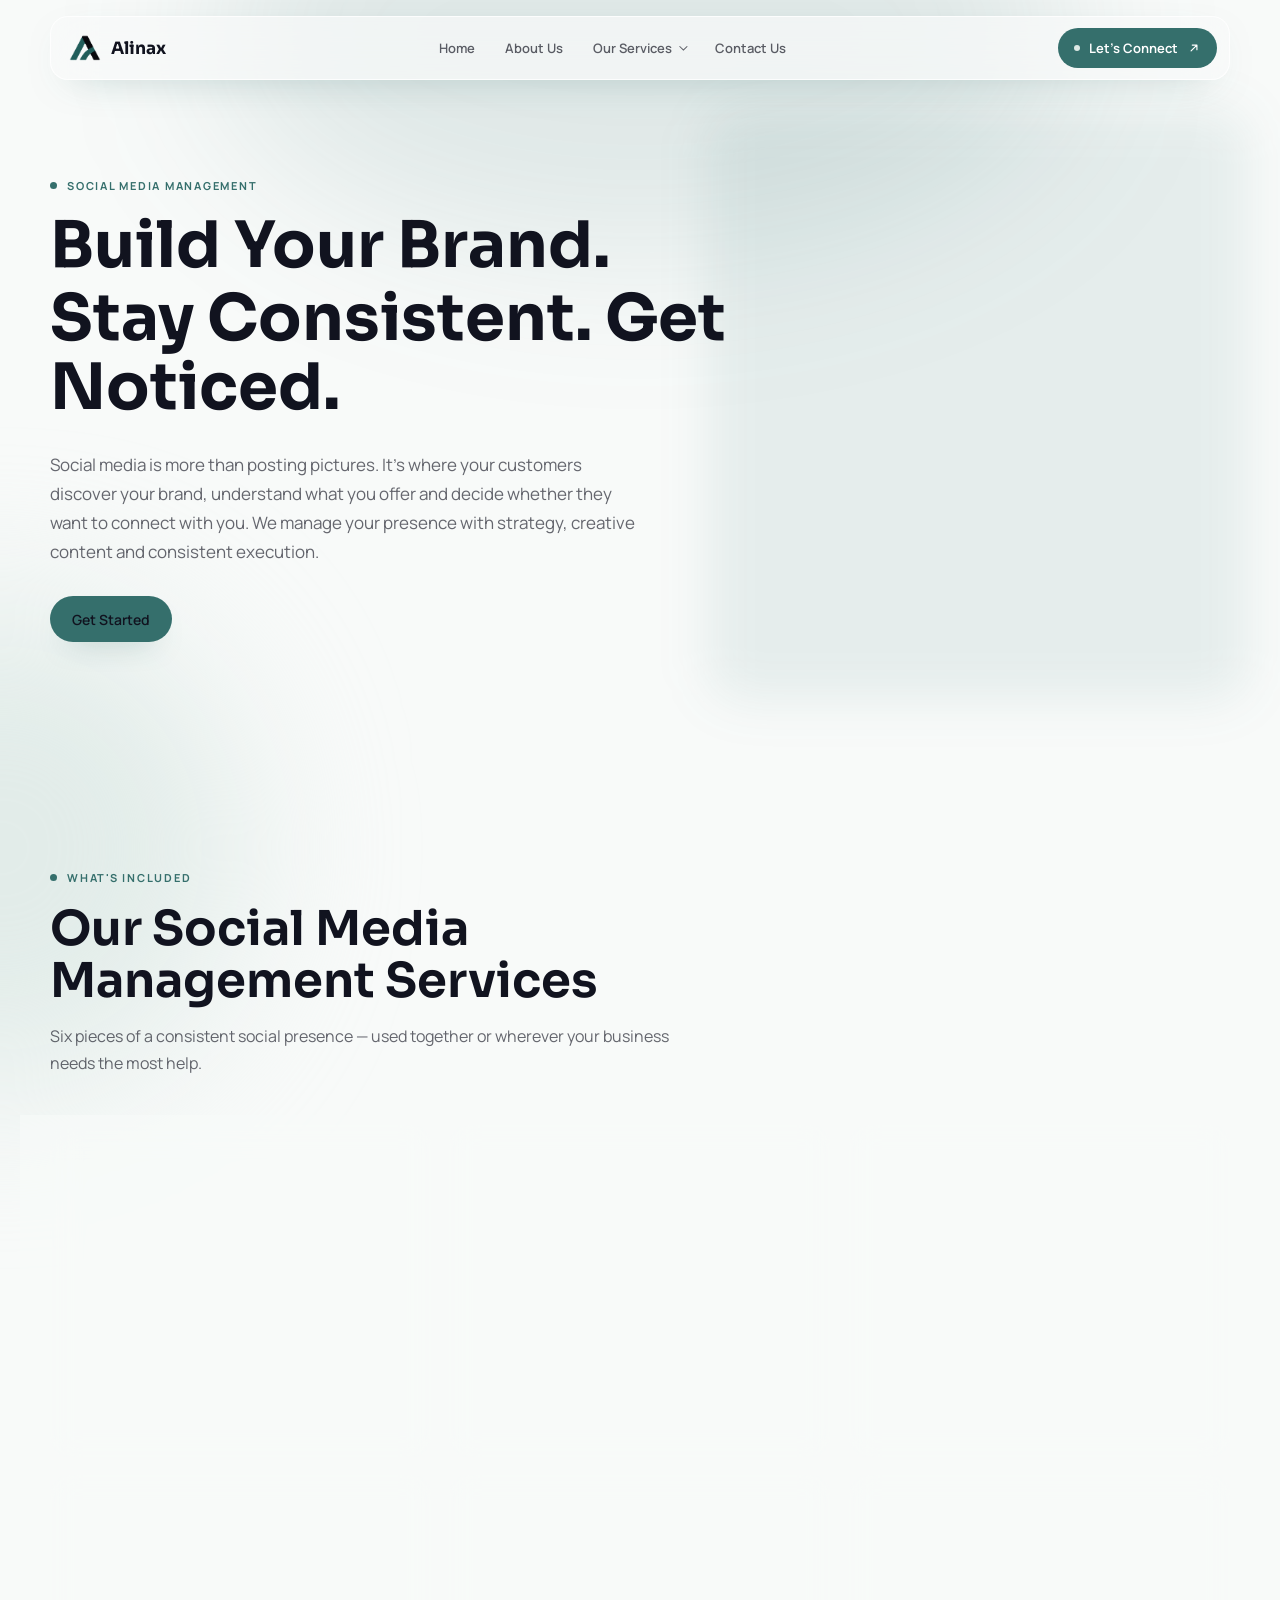
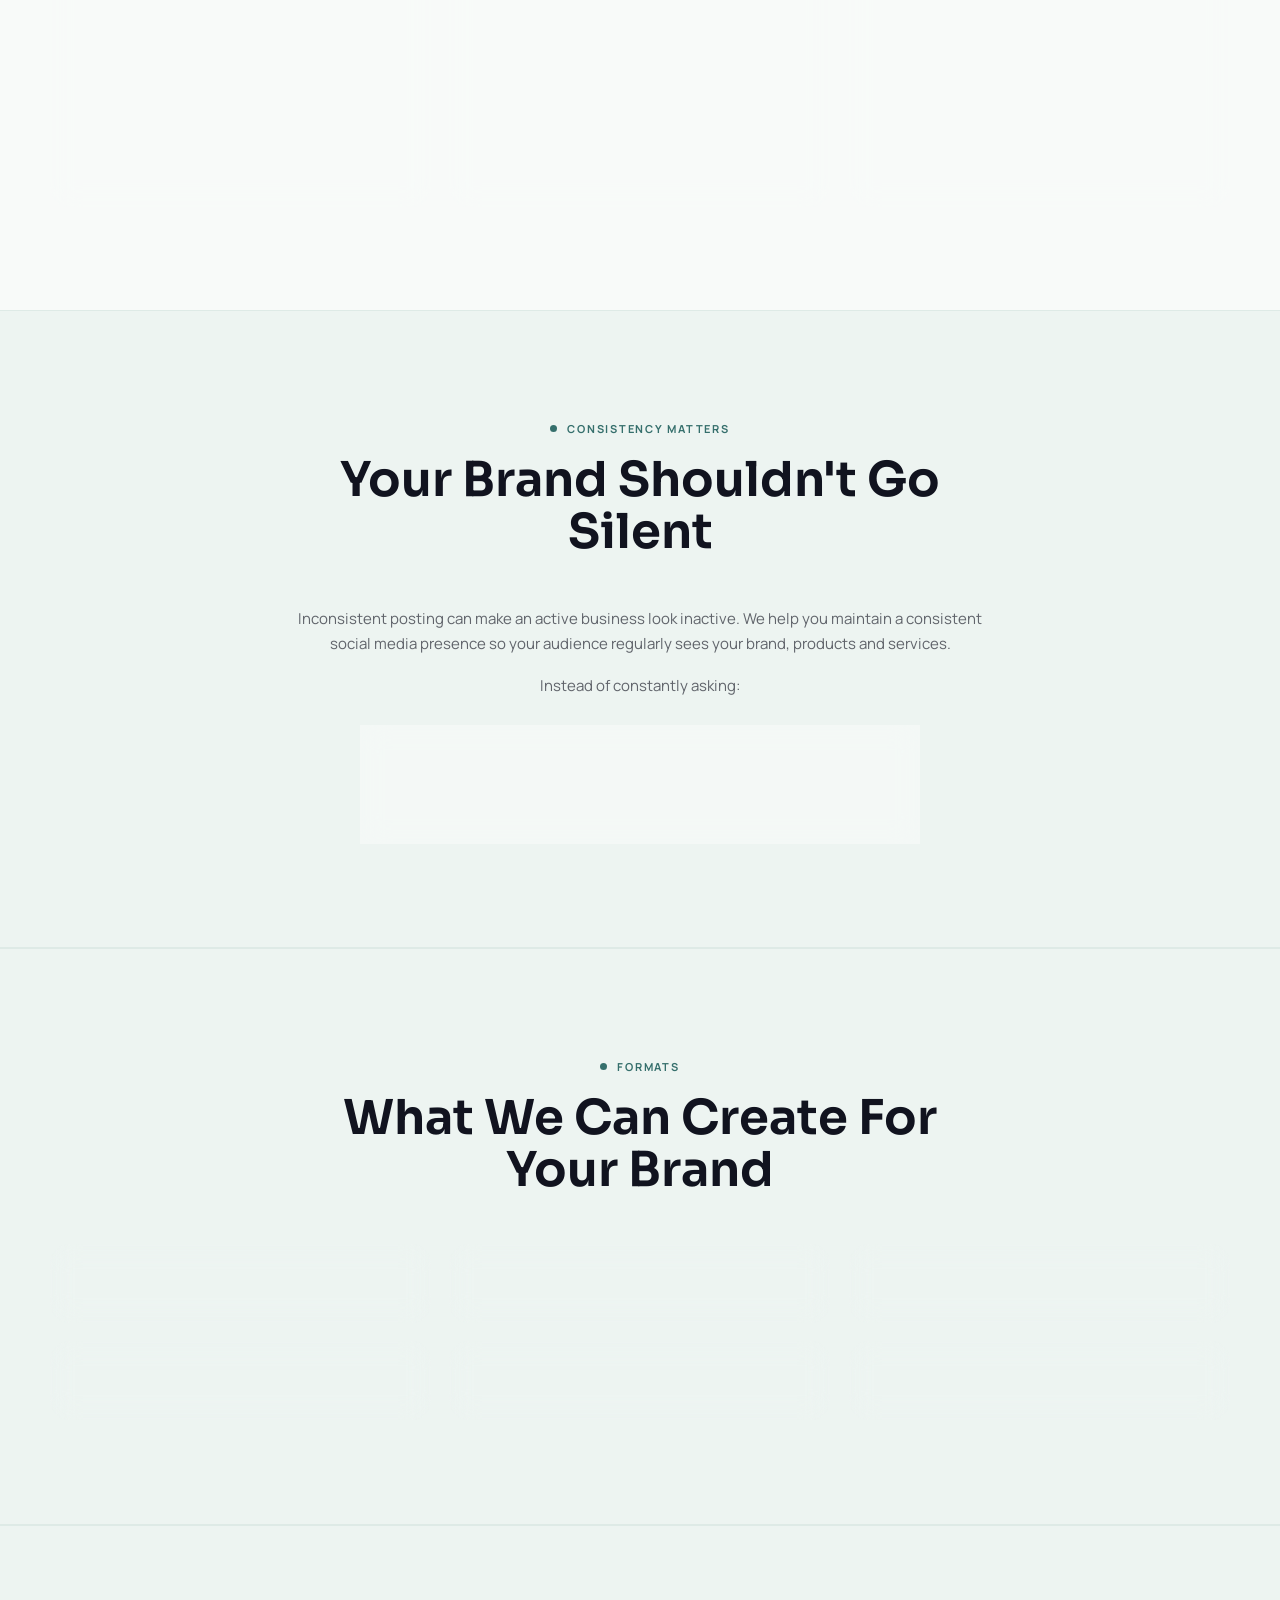
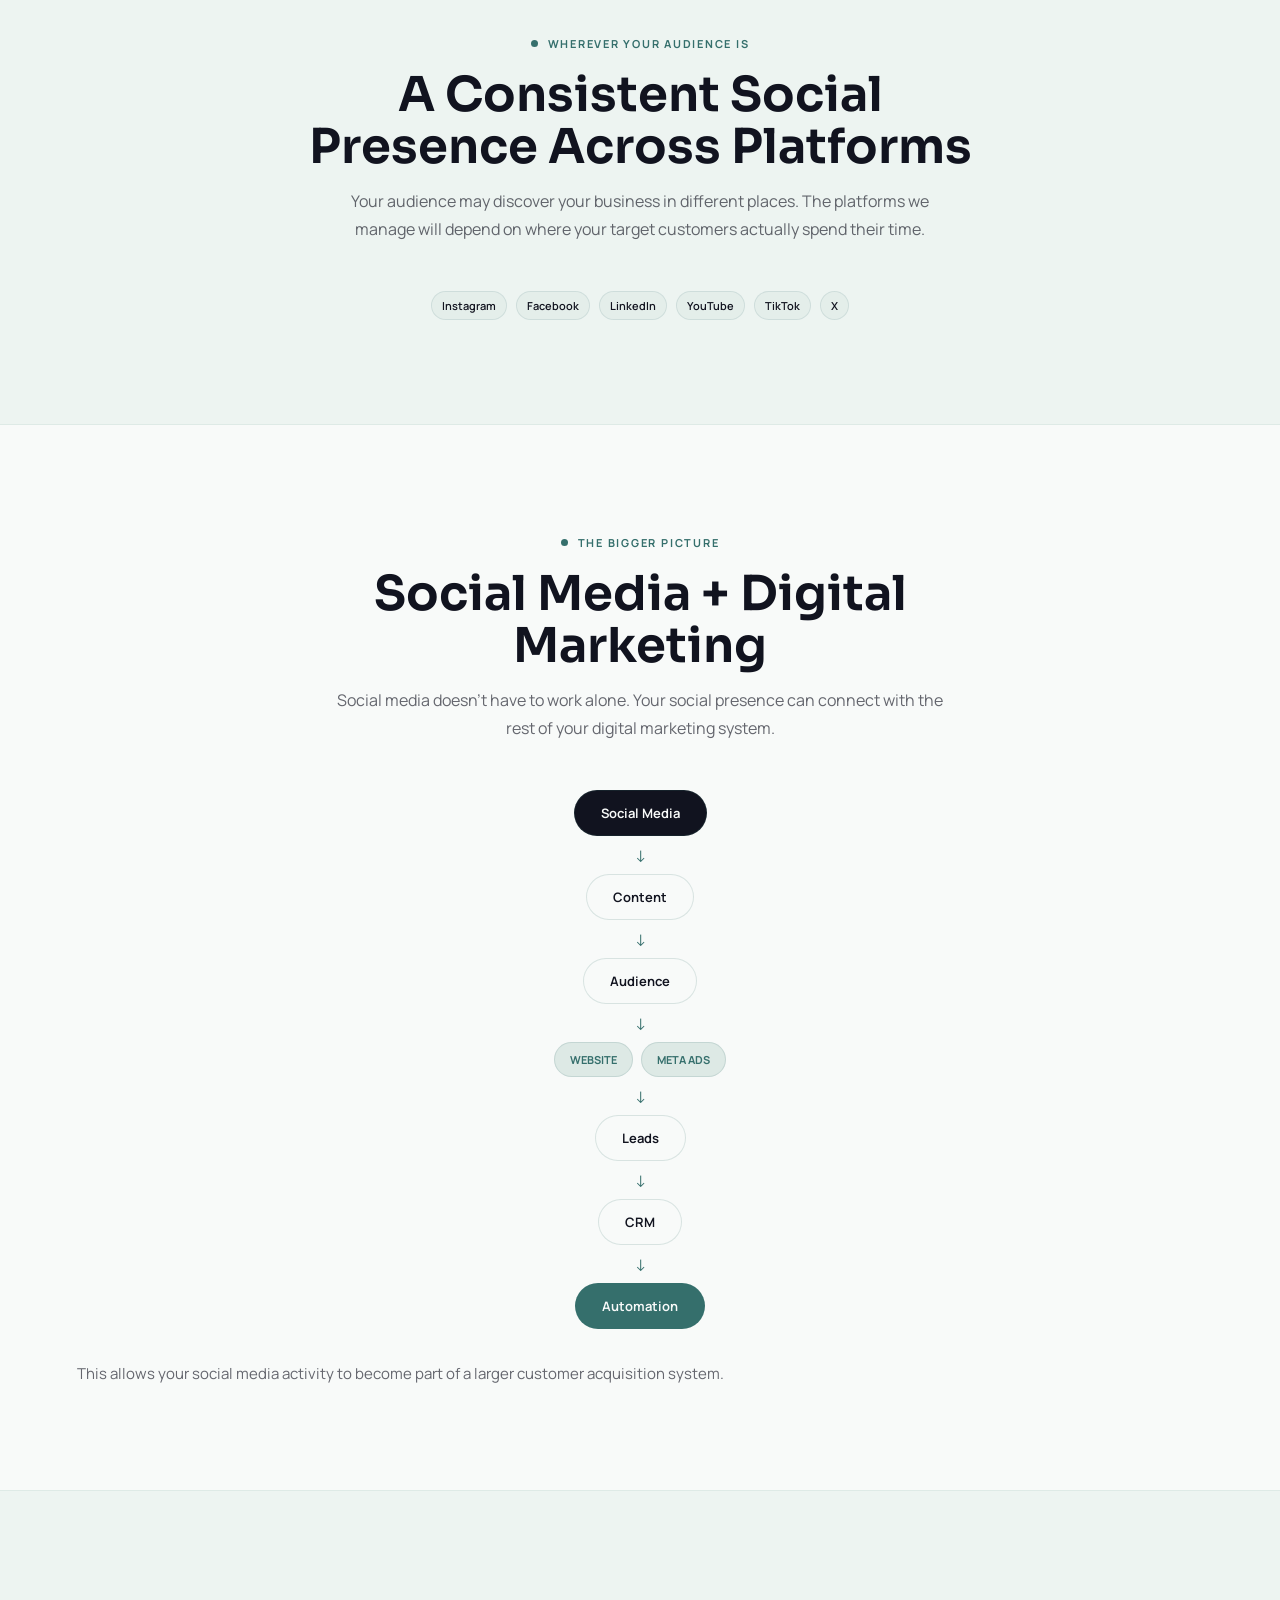
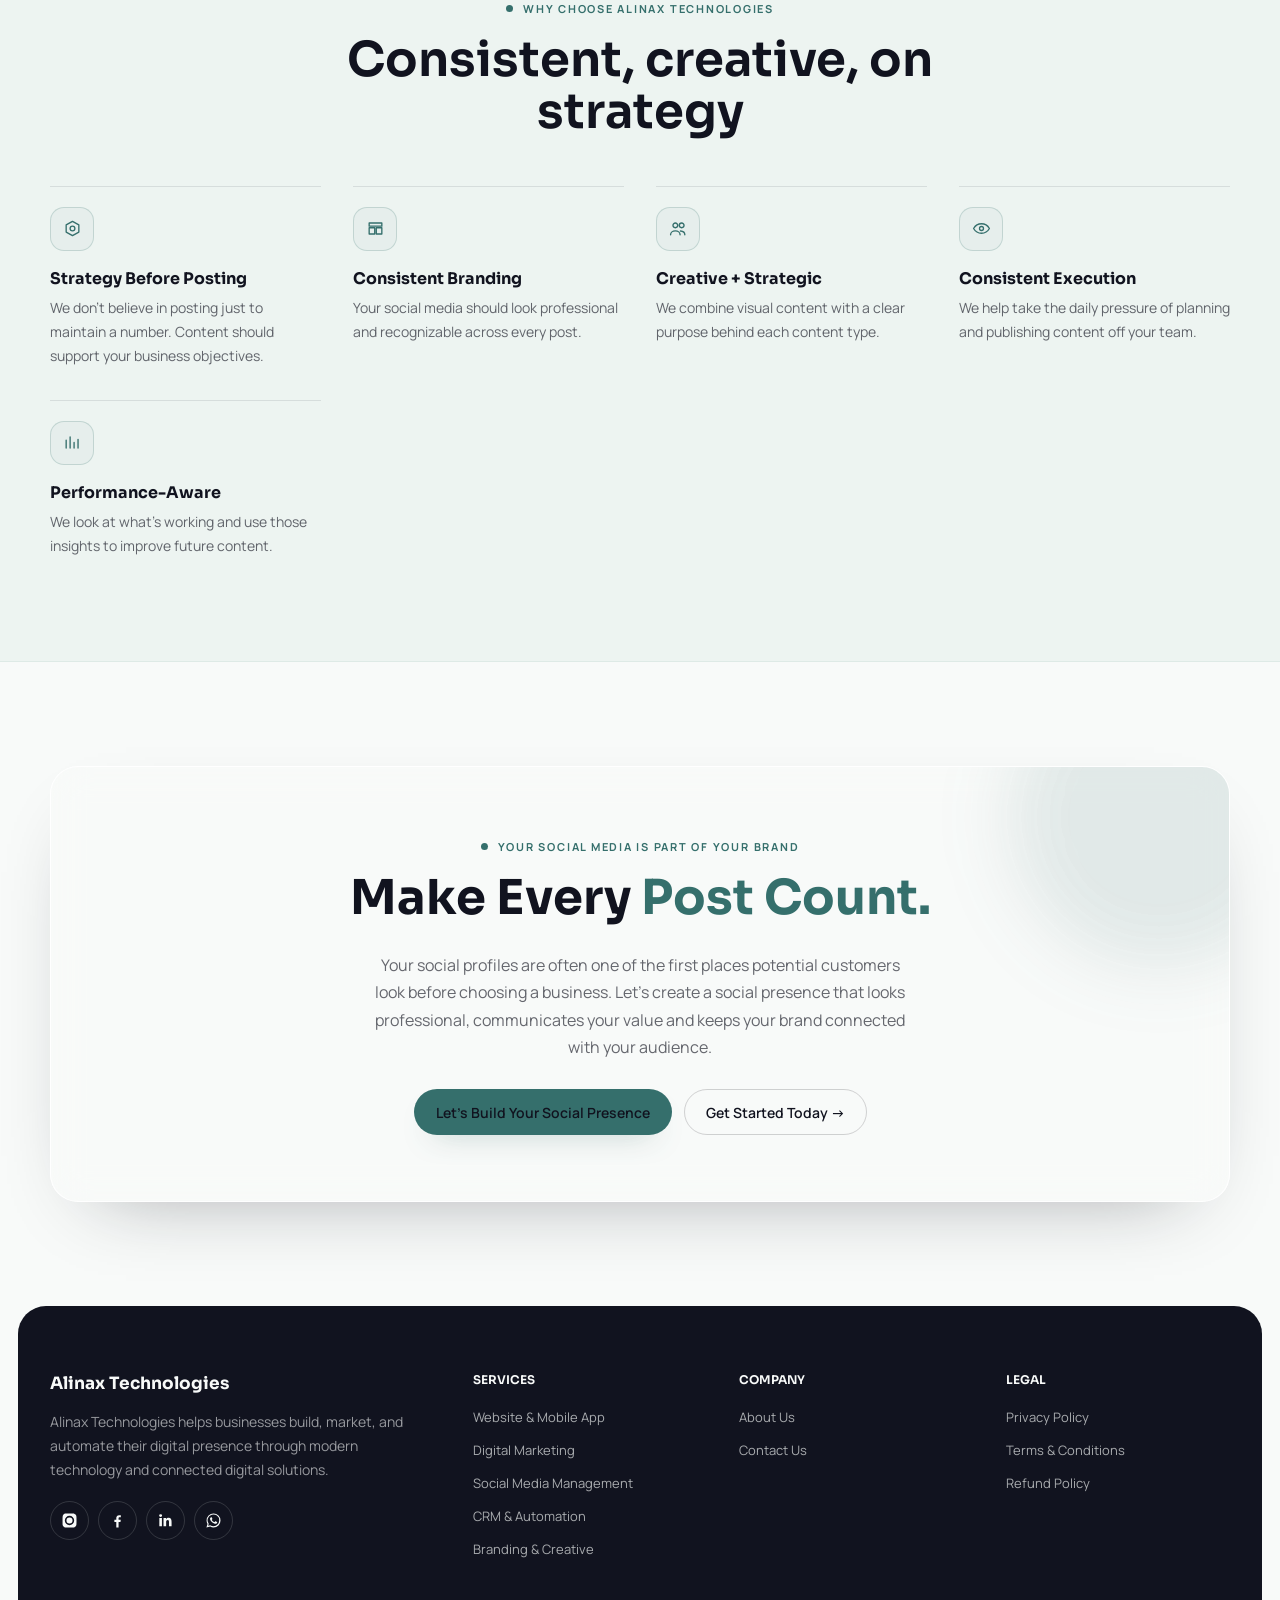
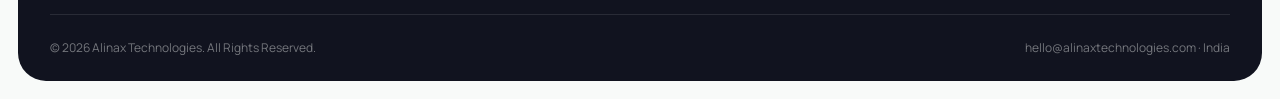
<file: services/social-media-management/index.html>
<!DOCTYPE html>
<html lang="en">
<head>
<meta charset="UTF-8">
<meta name="viewport" content="width=device-width, initial-scale=1.0">
<link rel="icon" type="image/png" href="/images/favicon.png">
<link rel="apple-touch-icon" href="/images/favicon.png">
<title>Social Media Management — Alinax Technologies</title>
<meta name="description" content="Alinax Technologies plans, creates and publishes consistent social media content — strategy, content creation, Reels, and performance reporting.">
<link rel="canonical" href="https://alinaxtech.online/services/social-media-management/">
<meta property="og:url" content="https://alinaxtech.online/services/social-media-management/">
<link rel="preconnect" href="https://fonts.googleapis.com">
<link rel="preconnect" href="https://fonts.gstatic.com" crossorigin>
<link rel="stylesheet" href="https://fonts.googleapis.com/css2?family=Bricolage+Grotesque:wght@500;600;700;800&family=Inter:wght@400;500;600&family=IBM+Plex+Mono:wght@400;500&display=swap" media="print" onload="this.media='all'">
<noscript><link rel="stylesheet" href="https://fonts.googleapis.com/css2?family=Bricolage+Grotesque:wght@500;600;700;800&family=Inter:wght@400;500;600&family=IBM+Plex+Mono:wght@400;500&display=swap"></noscript>
<link rel="stylesheet" href="../../css/style.css">
</head>
<body>
<div class="alinax">

  <!-- NAVBAR -->
  <header class="navbar">
    <nav class="nav-inner" aria-label="Main">
      <a class="logo" href="/">
        <img src="../../images/A-logo.webp" width="230" height="230" loading="lazy" alt="Alinax Technologies logo">
        <span class="logo-word">Alinax</span>
      </a>
      <ul class="nav-links" id="nav-links">
        <li><a href="/#top">Home</a></li>
        <li><a href="/#about">About Us</a></li>
        <li class="nav-dropdown">
          <a href="#" aria-haspopup="true">Our Services</a>
          <ul class="dropdown-menu">
            <li><a href="/services/web-design/">Website &amp; Mobile App</a></li>
            <li><a href="/services/digital-marketing/">Digital Marketing</a></li>
            <li><a href="/services/social-media-management/">Social Media Management</a></li>
            <li><a href="/services/crm-automation/">CRM &amp; Automation</a></li>
            <li><a href="/services/branding-creative/">Branding &amp; Creative</a></li>
          </ul>
        </li>
        <li><a href="/contact/">Contact Us</a></li>
      </ul>
      <div class="nav-cta">
        <a class="btn-connect" href="/contact/">
          <span class="dot" aria-hidden="true"></span>
          <span class="label">Let's Connect</span>
          <svg viewBox="0 0 24 24" aria-hidden="true"><path d="M7 17L17 7M9 7h8v8" stroke-linecap="round" stroke-linejoin="round"/></svg>
        </a>
        <button class="nav-toggle" id="nav-toggle" aria-expanded="false" aria-label="Menu">☰</button>
      </div>
    </nav>
  </header>

  <!-- HERO -->
  <section class="hero hero-service" id="top">
    <div class="container">
      <span class="eyebrow">Social Media Management</span>
      <h1>
        <span class="line"><span>Build Your Brand.</span></span>
        <span class="line"><span>Stay Consistent. Get Noticed.</span></span>
      </h1>
      <p class="lead">Social media is more than posting pictures. It's where your customers discover your brand, understand what you offer and decide whether they want to connect with you. We manage your presence with strategy, creative content and consistent execution.</p>
      <div class="hero-actions">
          <a class="btn btn-light" href="/contact/">Get Started</a>
      </div>
    </div>
  </section>

  <!-- SERVICES -->
  <section class="section" id="sm-services">
    <div class="container">
      <div class="section-head reveal">
        <span class="eyebrow">What's included</span>
        <h2>Our Social Media Management Services</h2>
        <p>Six pieces of a consistent social presence — used together or wherever your business needs the most help.</p>
      </div>
      <div class="wd-grid">
        <article class="wd-card reveal tile-blue">
          <h3>Social Media Strategy</h3>
          <p>Every business needs a different social media approach. We create a strategy based on your brand, target audience, industry and business goals.</p>
          <ul class="wd-list">
            <li>Platform selection</li>
            <li>Content direction</li>
            <li>Target audience</li>
            <li>Posting strategy</li>
            <li>Content themes</li>
            <li>Growth objectives</li>
          </ul>
          <a class="explore" href="/contact/">Explore Social Media Strategy →</a>
        </article>
        <article class="wd-card reveal tile-violet">
          <h3>Content Creation</h3>
          <p>Your social media needs content that people actually want to see. We create branded content that communicates your products, services and ideas while maintaining a consistent visual identity.</p>
          <ul class="wd-list">
            <li>Social media posts</li>
            <li>Carousels</li>
            <li>Promotional creatives</li>
            <li>Educational content</li>
            <li>Brand content</li>
            <li>Campaign creatives</li>
          </ul>
          <a class="explore" href="/contact/">Explore Content Creation →</a>
        </article>
        <article class="wd-card reveal tile-sky">
          <h3>Reels &amp; Short-Form Content</h3>
          <p>Short-form video is an important part of modern social media. We help create engaging Reels and short-form content designed to capture attention and communicate your message quickly.</p>
          <a class="explore" href="/contact/">Explore Reels &amp; Video →</a>
        </article>
        <article class="wd-card reveal tile-pink">
          <h3>Social Media Management</h3>
          <p>From planning your content calendar to publishing and maintaining your accounts, we handle the day-to-day work required to keep your social presence active.</p>
          <ul class="wd-list">
            <li>Content scheduling</li>
            <li>Publishing</li>
            <li>Captions</li>
            <li>Hashtags</li>
            <li>Profile optimization</li>
            <li>Content calendar</li>
            <li>Basic community management</li>
          </ul>
          <a class="explore" href="/contact/">Explore Management →</a>
        </article>
        <article class="wd-card reveal tile-mint">
          <h3>Brand Presence</h3>
          <p>Your social media profiles should look and feel like one consistent brand. We maintain consistency across your profile design, content style, messaging and visual identity so customers can recognize your business easily.</p>
          <a class="explore" href="/contact/">Explore Brand Presence →</a>
        </article>
        <article class="wd-card reveal tile-lime">
          <h3>Performance &amp; Reporting</h3>
          <p>Social media shouldn't be managed blindly. We track relevant performance indicators and provide reports that help you understand how your content and social presence are performing.</p>
          <a class="explore" href="/contact/">Explore Reporting →</a>
        </article>
      </div>
    </div>
  </section>

  <!-- YOUR BRAND SHOULDN'T GO SILENT -->
  <section class="section section-alt">
    <div class="container">
      <div class="section-head center reveal">
        <span class="eyebrow">Consistency matters</span>
        <h2>Your Brand Shouldn't Go Silent</h2>
      </div>
      <div class="purpose-copy reveal">
        <p>Inconsistent posting can make an active business look inactive. We help you maintain a consistent social media presence so your audience regularly sees your brand, products and services.</p>
        <p>Instead of constantly asking:</p>
      </div>
      <div class="mission-box quote-center reveal">
        <b>"What should we post today?"</b>
        <p>You can focus on running your business while we take care of your social media content and management.</p>
      </div>
    </div>
  </section>

  <!-- CONTENT WITH A PURPOSE -->
  <!-- <section class="section">
    <div class="container">
      <div class="section-head reveal">
        <span class="eyebrow">We don't just fill your feed</span>
        <h2>Content With A Purpose</h2>
        <p>Every piece of content should have a reason to exist. We build content around five objectives.</p>
      </div>
      <div class="process-track cols-5">
        <div class="process-step reveal"><span class="dot"></span><h4>01 — Educate</h4><p>Share useful information, tips and insights that demonstrate your knowledge.</p></div>
        <div class="process-step reveal"><span class="dot"></span><h4>02 — Engage</h4><p>Create content that encourages your audience to interact with your brand.</p></div>
        <div class="process-step reveal"><span class="dot"></span><h4>03 — Build Trust</h4><p>Show your work, products, team, process and customer experiences.</p></div>
        <div class="process-step reveal"><span class="dot"></span><h4>04 — Promote</h4><p>Highlight your services, offers, products and campaigns.</p></div>
        <div class="process-step reveal"><span class="dot"></span><h4>05 — Convert</h4><p>Guide interested users toward your website, enquiry form, WhatsApp or other business channels.</p></div>
      </div>
    </div>
  </section> -->

  <!-- WHAT WE CAN CREATE -->
  <section class="section section-alt">
    <div class="container">
      <div class="section-head center reveal">
        <span class="eyebrow">Formats</span>
        <h2>What We Can Create For Your Brand</h2>
      </div>
      <div class="content-grid">
        <div class="content-box reveal tile-blue">Posts &amp; Carousels</div>
        <div class="content-box reveal tile-violet">Reels &amp; Short Videos</div>
        <div class="content-box reveal tile-sky">Promotional Content</div>
        <div class="content-box reveal tile-pink">Educational Content</div>
        <div class="content-box reveal tile-mint">Brand &amp; Product Content</div>
        <div class="content-box reveal tile-lime">Campaign &amp; Offers</div>
      </div>
    </div>
  </section>

  <!-- OUR PROCESS -->
  <!-- <section class="section">
    <div class="container">
      <div class="section-head reveal">
        <span class="eyebrow">How we work</span>
        <h2>Our Social Media Process</h2>
      </div>
      <div class="process-track cols-7">
        <div class="process-step reveal"><span class="dot"></span><h4>01 — Discover</h4><p>We learn about your business, audience, competitors and goals.</p></div>
        <div class="process-step reveal"><span class="dot"></span><h4>02 — Plan</h4><p>We create a content direction and monthly content calendar.</p></div>
        <div class="process-step reveal"><span class="dot"></span><h4>03 — Create</h4><p>Our team develops the graphics, captions and short-form content required for your plan.</p></div>
        <div class="process-step reveal"><span class="dot"></span><h4>04 — Review</h4><p>Content can be reviewed and approved before publishing, depending on your management plan.</p></div>
        <div class="process-step reveal"><span class="dot"></span><h4>05 — Publish</h4><p>Approved content is scheduled and published across your selected platforms.</p></div>
        <div class="process-step reveal"><span class="dot"></span><h4>06 — Engage</h4><p>We help maintain your social presence by monitoring relevant interactions and messages according to your selected plan.</p></div>
        <div class="process-step reveal"><span class="dot"></span><h4>07 — Analyze</h4><p>We review performance and use the insights to improve future content.</p></div>
      </div>
    </div>
  </section> -->

  <!-- MULTI-PLATFORM PRESENCE -->
  <section class="section section-alt">
    <div class="container center-narrow">
      <div class="section-head center reveal">
        <span class="eyebrow">Wherever your audience is</span>
        <h2>A Consistent Social Presence Across Platforms</h2>
        <p>Your audience may discover your business in different places. The platforms we manage will depend on where your target customers actually spend their time.</p>
      </div>
      <ul class="tag-list center reveal">
        <li class="tag">Instagram</li>
        <li class="tag">Facebook</li>
        <li class="tag">LinkedIn</li>
        <li class="tag">YouTube</li>
        <li class="tag">TikTok</li>
        <li class="tag">X</li>
      </ul>
    </div>
  </section>

  <!-- SOCIAL MEDIA + DIGITAL MARKETING -->
  <section class="section">
    <div class="container">
      <div class="section-head center reveal">
        <span class="eyebrow">The bigger picture</span>
        <h2>Social Media + Digital Marketing</h2>
        <p>Social media doesn't have to work alone. Your social presence can connect with the rest of your digital marketing system.</p>
      </div>
      <div class="flow-vertical reveal">
        <div class="fv-step main">Social Media</div>
        <div class="fv-arrow" aria-hidden="true">↓</div>
        <div class="fv-step">Content</div>
        <div class="fv-arrow" aria-hidden="true">↓</div>
        <div class="fv-step">Audience</div>
        <div class="fv-arrow" aria-hidden="true">↓</div>
        <div class="fv-branch">
          <span class="fv-chip">Website</span>
          <span class="fv-chip">Meta Ads</span>
        </div>
        <div class="fv-arrow" aria-hidden="true">↓</div>
        <div class="fv-step">Leads</div>
        <div class="fv-arrow" aria-hidden="true">↓</div>
        <div class="fv-step">CRM</div>
        <div class="fv-arrow" aria-hidden="true">↓</div>
        <div class="fv-step accent">Automation</div>
      </div>
      <p class="audience-note reveal" style="margin-top:32px">This allows your social media activity to become part of a larger customer acquisition system.</p>
    </div>
  </section>

  <!-- WHY CHOOSE -->
  <section class="section section-alt">
    <div class="container">
      <div class="section-head center reveal">
        <span class="eyebrow">Why choose Alinax Technologies</span>
        <h2>Consistent, creative, on strategy</h2>
      </div>
      <div class="why-grid">
        <div class="why-item reveal">
          <div class="icon"><svg viewBox="0 0 24 24" aria-hidden="true"><path d="M12 3l8 4.5v9L12 21l-8-4.5v-9L12 3zm0 6a3 3 0 100 6 3 3 0 000-6z" stroke-linecap="round" stroke-linejoin="round"/></svg></div>
          <h3>Strategy Before Posting</h3>
          <p>We don't believe in posting just to maintain a number. Content should support your business objectives.</p>
        </div>
        <div class="why-item reveal">
          <div class="icon"><svg viewBox="0 0 24 24" aria-hidden="true"><path d="M4 5h16v4H4V5zm0 6h7v8H4v-8zm9 0h7v8h-7v-8z" stroke-linecap="round" stroke-linejoin="round"/></svg></div>
          <h3>Consistent Branding</h3>
          <p>Your social media should look professional and recognizable across every post.</p>
        </div>
        <div class="why-item reveal">
          <div class="icon"><svg viewBox="0 0 24 24" aria-hidden="true"><path d="M8 11a3 3 0 100-6 3 3 0 000 6zm8 0a3 3 0 100-6 3 3 0 000 6zM2 20c0-3 2.7-5 6-5s6 2 6 5M14.5 15.2c2.9.2 5.5 2.1 5.5 4.8" stroke-linecap="round" stroke-linejoin="round"/></svg></div>
          <h3>Creative + Strategic</h3>
          <p>We combine visual content with a clear purpose behind each content type.</p>
        </div>
        <div class="why-item reveal">
          <div class="icon"><svg viewBox="0 0 24 24" aria-hidden="true"><path d="M2 12s3.5-6 10-6 10 6 10 6-3.5 6-10 6-10-6-10-6zm10 2.5a2.5 2.5 0 100-5 2.5 2.5 0 000 5z" stroke-linecap="round" stroke-linejoin="round"/></svg></div>
          <h3>Consistent Execution</h3>
          <p>We help take the daily pressure of planning and publishing content off your team.</p>
        </div>
        <div class="why-item reveal">
          <div class="icon"><svg viewBox="0 0 24 24" aria-hidden="true"><path d="M4 19V9m5 10V5m5 14v-7m5 7V8" stroke-linecap="round" stroke-linejoin="round"/></svg></div>
          <h3>Performance-Aware</h3>
          <p>We look at what's working and use those insights to improve future content.</p>
        </div>
      </div>
    </div>
  </section>

  <!-- CTA -->
  <section class="section" id="contact">
    <div class="container">
      <div class="cta-band reveal">
        <span class="eyebrow">Your social media is part of your brand</span>
        <h2>Make Every <span class="grad-text">Post Count.</span></h2>
        <p class="cta-lead">Your social profiles are often one of the first places potential customers look before choosing a business. Let's create a social presence that looks professional, communicates your value and keeps your brand connected with your audience.</p>
        <div class="cta-actions">
          <a class="btn btn-light" href="/contact/">Let's Build Your Social Presence</a>
          <a class="btn btn-outline-light" href="/contact/">Get Started Today →</a>
        </div>
      </div>
    </div>
  </section>

  <!-- FOOTER -->
  <footer class="footer">
    <div class="container">
      <div class="footer-grid">
        <div>
          <span class="logo-word">Alinax Technologies</span>
          <p style="margin-top:16px">Alinax Technologies helps businesses build, market, and automate their digital presence through modern technology and connected digital solutions.</p>
          <div class="footer-social">
            <a href="https://instagram.com" aria-label="Instagram" target="_blank" rel="noreferrer"><svg viewBox="0 0 24 24"><path d="M12 2.2c3.2 0 3.6 0 4.9.07 1.2.06 1.8.25 2.2.42.6.22 1 .48 1.4.9.4.4.7.8.9 1.4.2.4.4 1 .4 2.2.1 1.3.1 1.7.1 4.9s0 3.6-.1 4.9c0 1.2-.2 1.8-.4 2.2-.2.6-.5 1-.9 1.4-.4.4-.8.7-1.4.9-.4.2-1 .4-2.2.4-1.3.1-1.7.1-4.9.1s-3.6 0-4.9-.1c-1.2 0-1.8-.2-2.2-.4-.6-.2-1-.5-1.4-.9-.4-.4-.7-.8-.9-1.4-.2-.4-.4-1-.4-2.2C2.2 15.6 2.2 15.2 2.2 12s0-3.6.1-4.9c0-1.2.2-1.8.4-2.2.2-.6.5-1 .9-1.4.4-.4.8-.7 1.4-.9.4-.2 1-.4 2.2-.4C8.4 2.2 8.8 2.2 12 2.2zm0 3.2A6.6 6.6 0 1018.6 12 6.6 6.6 0 0012 5.4zm0 10.9A4.3 4.3 0 1116.3 12 4.3 4.3 0 0112 16.3zm6.9-11.1a1.55 1.55 0 11-1.55-1.55A1.55 1.55 0 0118.9 5.2z"/></svg></a>
            <a href="https://facebook.com" aria-label="Facebook" target="_blank" rel="noreferrer"><svg viewBox="0 0 24 24"><path d="M13.5 22v-8h2.7l.4-3.1h-3.1V8.9c0-.9.25-1.5 1.55-1.5H16.7V4.6a21 21 0 00-2.4-.12c-2.4 0-4 1.46-4 4.14v2.28H7.6V14h2.7v8z"/></svg></a>
            <a href="https://linkedin.com" aria-label="LinkedIn" target="_blank" rel="noreferrer"><svg viewBox="0 0 24 24"><path d="M6.94 8.5v11.6H3.3V8.5zM5.12 3a2.11 2.11 0 110 4.22 2.11 2.11 0 010-4.22zM9.2 8.5h3.5v1.6h.05a3.84 3.84 0 013.45-1.9c3.7 0 4.38 2.43 4.38 5.6v6.3h-3.65v-5.6c0-1.33 0-3.05-1.86-3.05s-2.15 1.45-2.15 2.95v5.7H9.2z"/></svg></a>
            <a href="https://wa.me/918112516235" aria-label="WhatsApp" target="_blank" rel="noreferrer"><svg viewBox="0 0 24 24"><path d="M12.04 2A9.9 9.9 0 002.2 11.9a9.75 9.75 0 001.32 4.92L2 22l5.32-1.39a9.9 9.9 0 004.72 1.2h.01a9.9 9.9 0 009.85-9.9A9.9 9.9 0 0012.04 2zm0 18.05a8.2 8.2 0 01-4.18-1.14l-.3-.18-3.16.83.84-3.08-.2-.32a8.19 8.19 0 1114.99-4.36 8.2 8.2 0 01-8 8.25zm4.5-6.13c-.25-.13-1.46-.72-1.68-.8s-.39-.13-.56.12-.64.8-.78.97-.29.18-.53.06a6.7 6.7 0 01-1.98-1.22 7.4 7.4 0 01-1.36-1.7c-.14-.25 0-.38.11-.5s.25-.29.37-.44a1.7 1.7 0 00.25-.41.46.46 0 000-.44c-.06-.12-.55-1.34-.76-1.83s-.4-.42-.55-.43h-.48a.92.92 0 00-.66.31 2.79 2.79 0 00-.87 2.08 4.85 4.85 0 001.01 2.56 11.1 11.1 0 004.26 3.76c.6.26 1.06.41 1.42.53a3.4 3.4 0 001.57.1 2.56 2.56 0 001.68-1.19 2.08 2.08 0 00.14-1.18c-.06-.11-.22-.17-.47-.29z"/></svg></a>
          </div>
        </div>
        <div>
          <h4>Services</h4>
          <ul>
            <li><a href="/services/web-design/">Website &amp; Mobile App</a></li>
            <li><a href="/services/digital-marketing/">Digital Marketing</a></li>
            <li><a href="/services/social-media-management/">Social Media Management</a></li>
            <li><a href="/services/crm-automation/">CRM &amp; Automation</a></li>
            <li><a href="/services/branding-creative/">Branding &amp; Creative</a></li>
          </ul>
        </div>
        <div>
          <h4>Company</h4>
          <ul>
            <li><a href="/#about">About Us</a></li>
            <li><a href="/contact/">Contact Us</a></li>
          </ul>
        </div>
        <div>
          <h4>Legal</h4>
          <ul>
            <li><a href="#top">Privacy Policy</a></li>
            <li><a href="#top">Terms &amp; Conditions</a></li>
            <li><a href="#top">Refund Policy</a></li>
          </ul>
        </div>
      </div>
      <div class="footer-bottom">
        <span>© <span id="year">2026</span> Alinax Technologies. All Rights Reserved.</span>
        <span>hello@alinaxtechnologies.com · India</span>
      </div>
    </div>
  </footer>

</div>
<script src="../../js/script.js" defer></script>
</body>
</html>
</file>
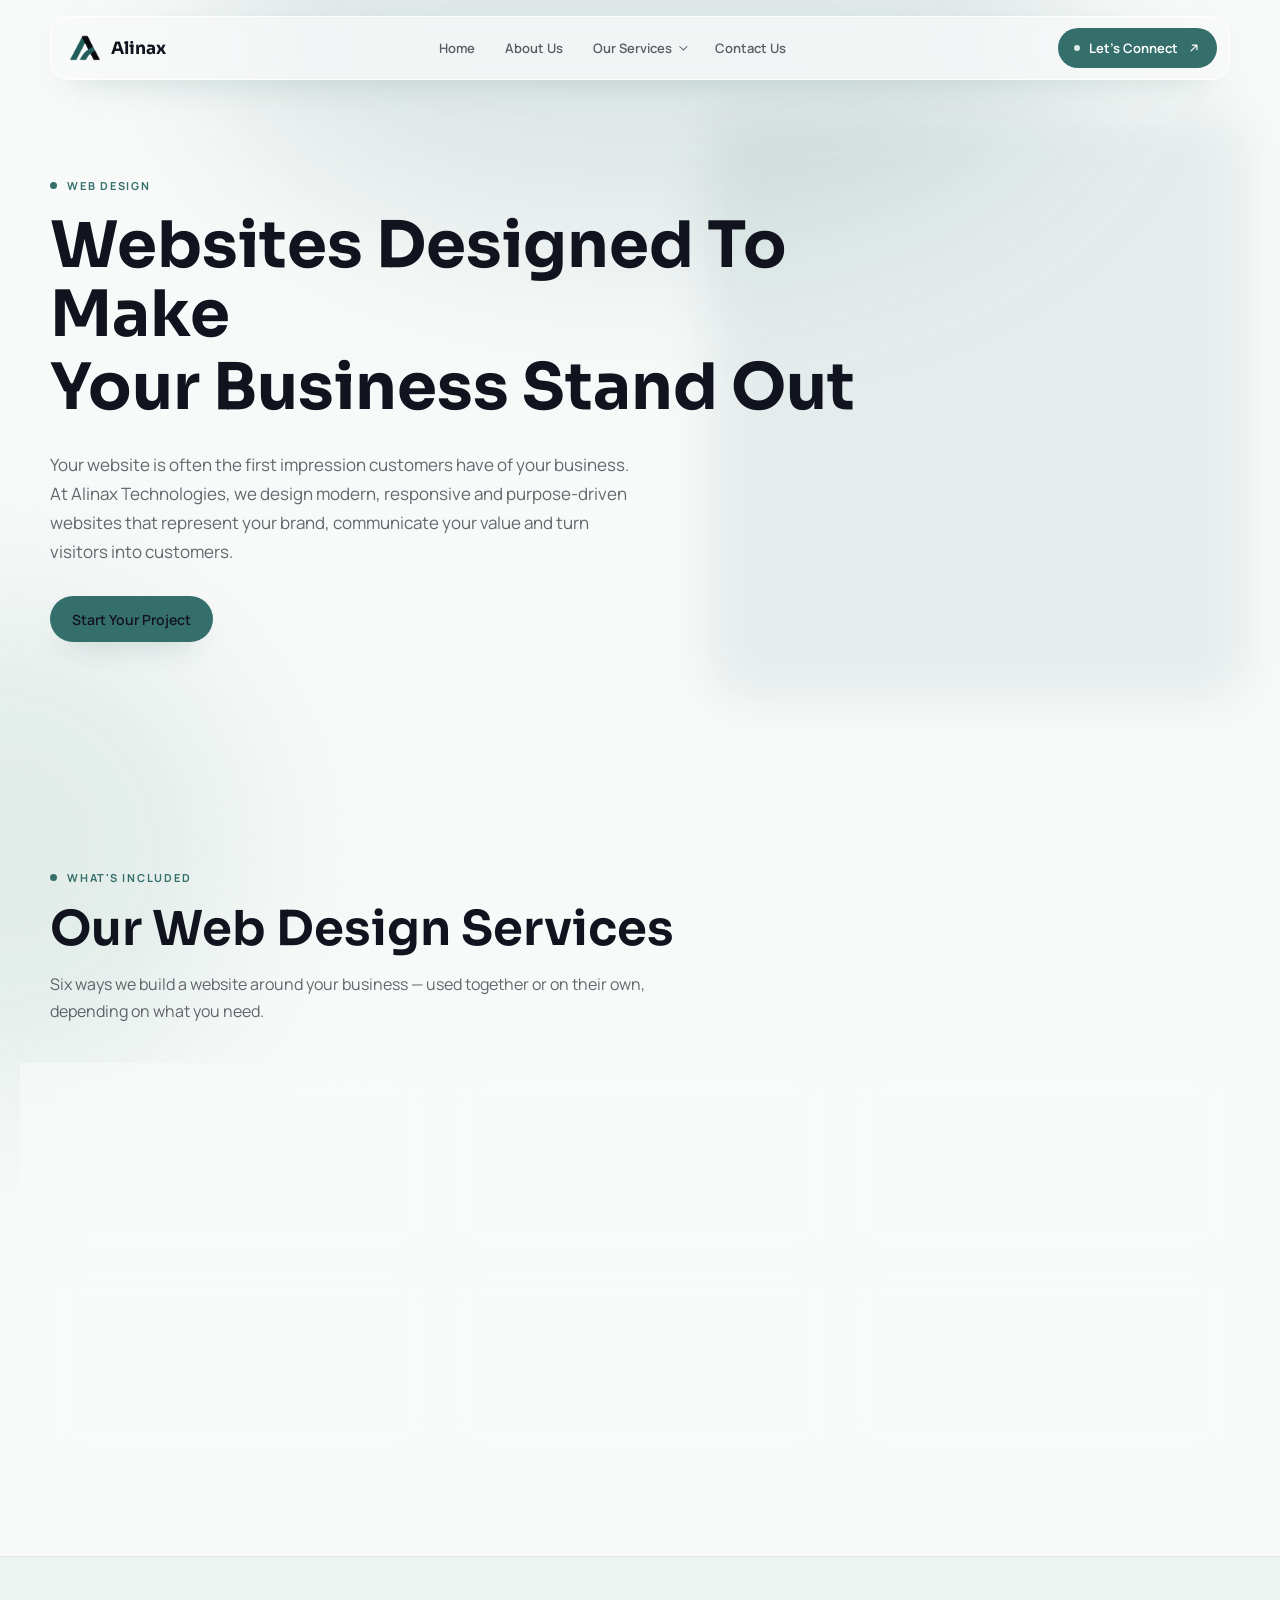
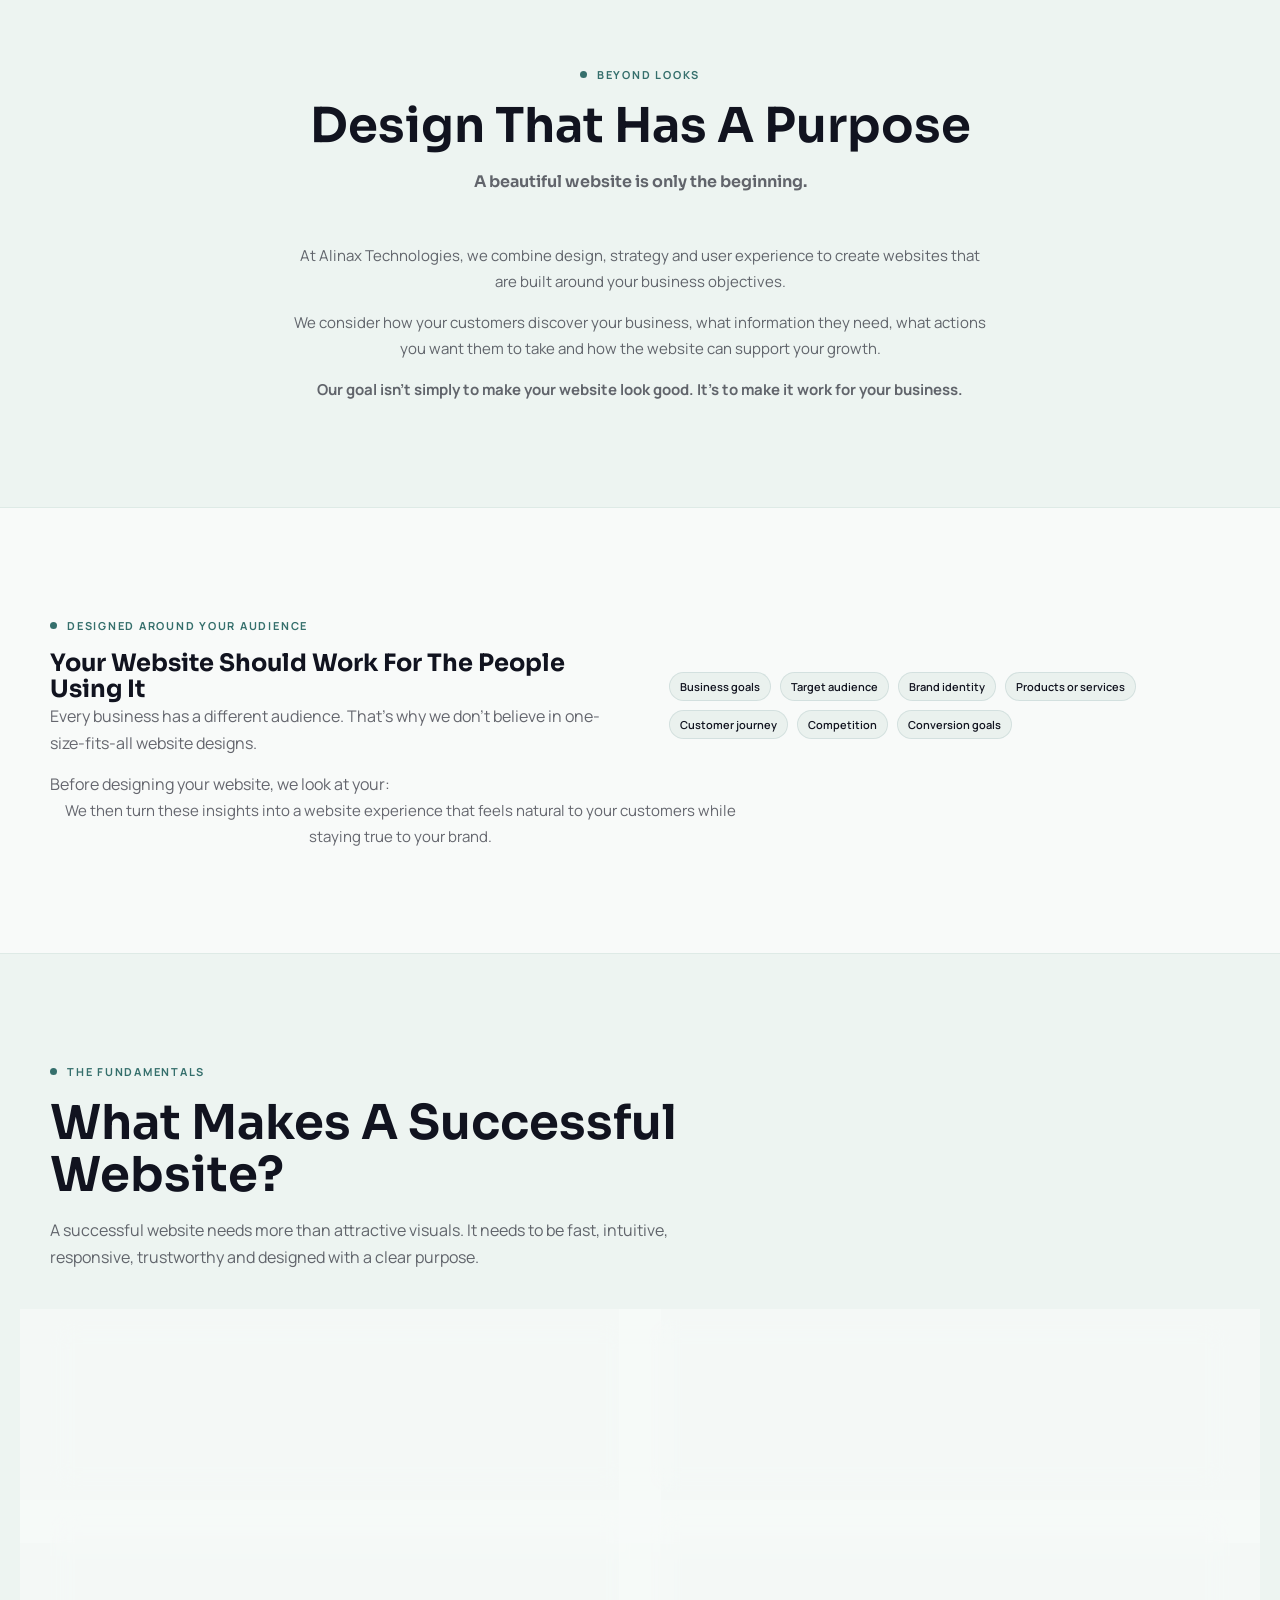
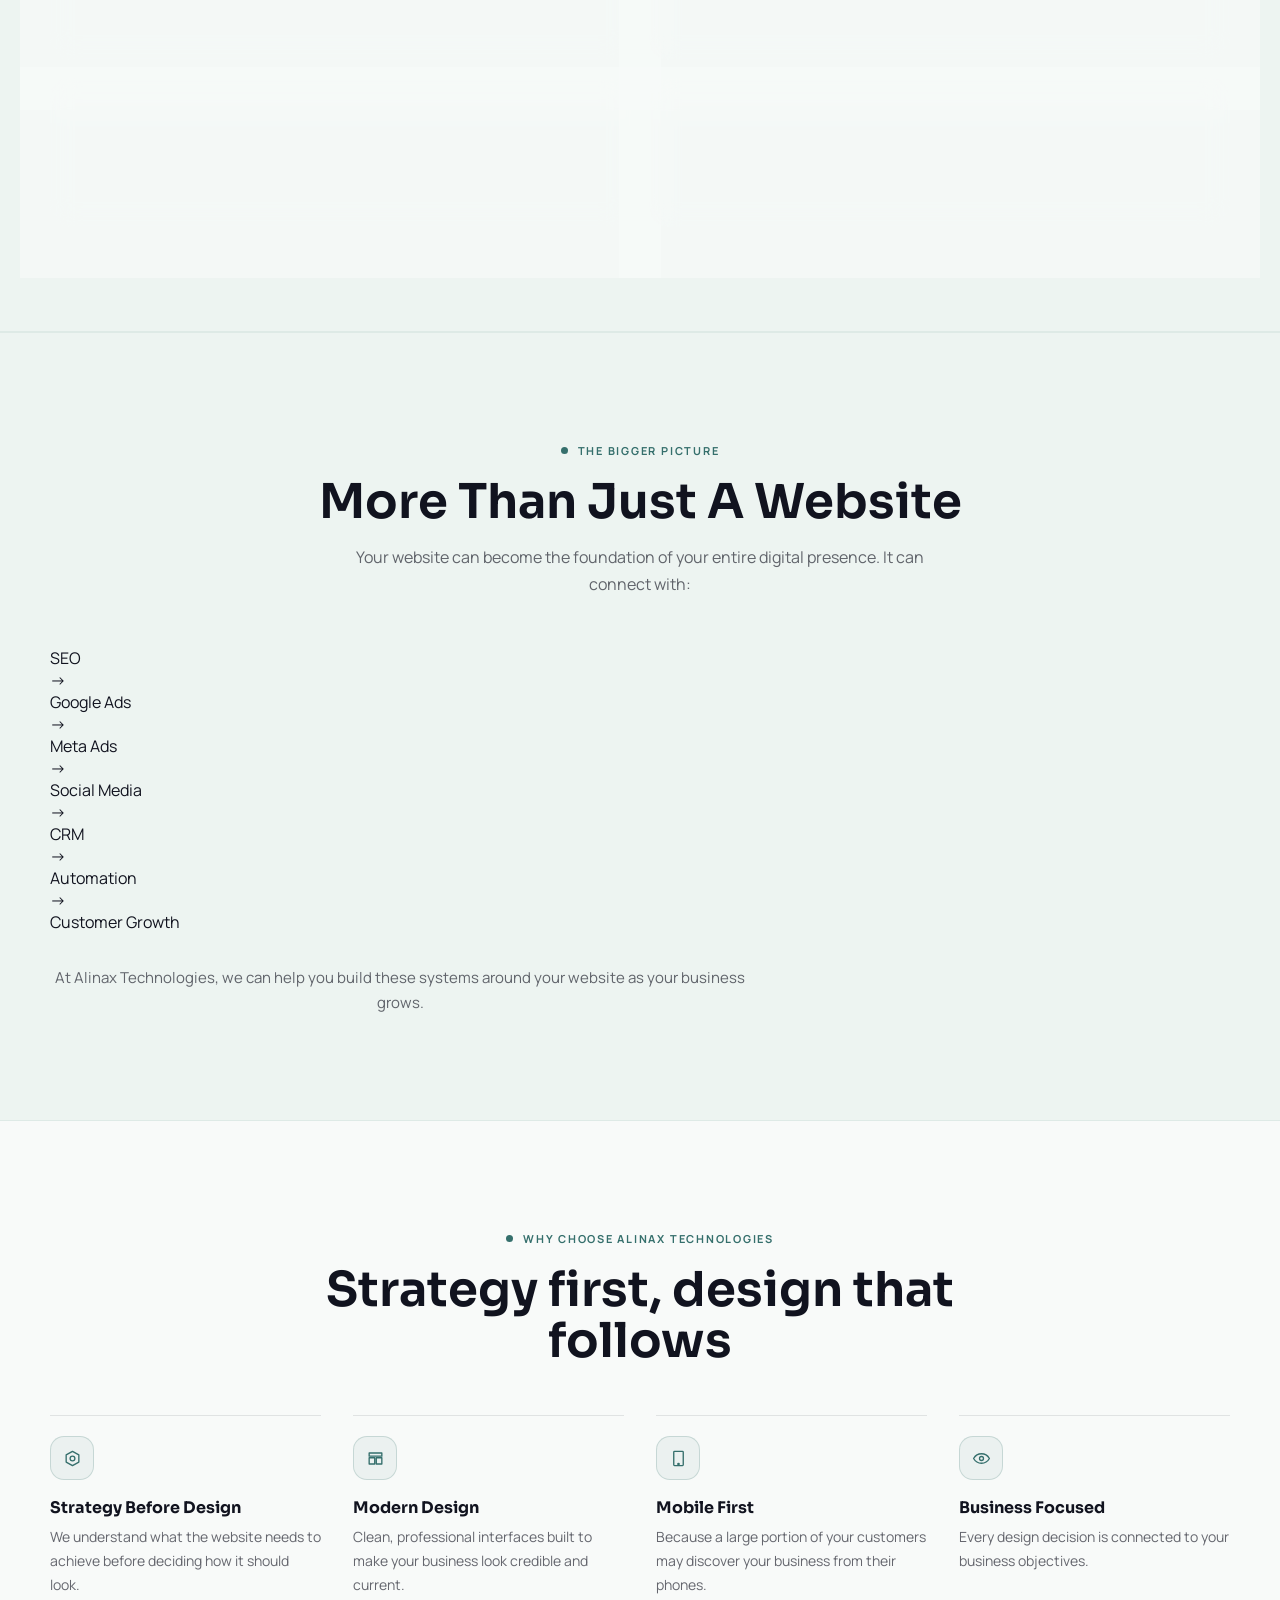
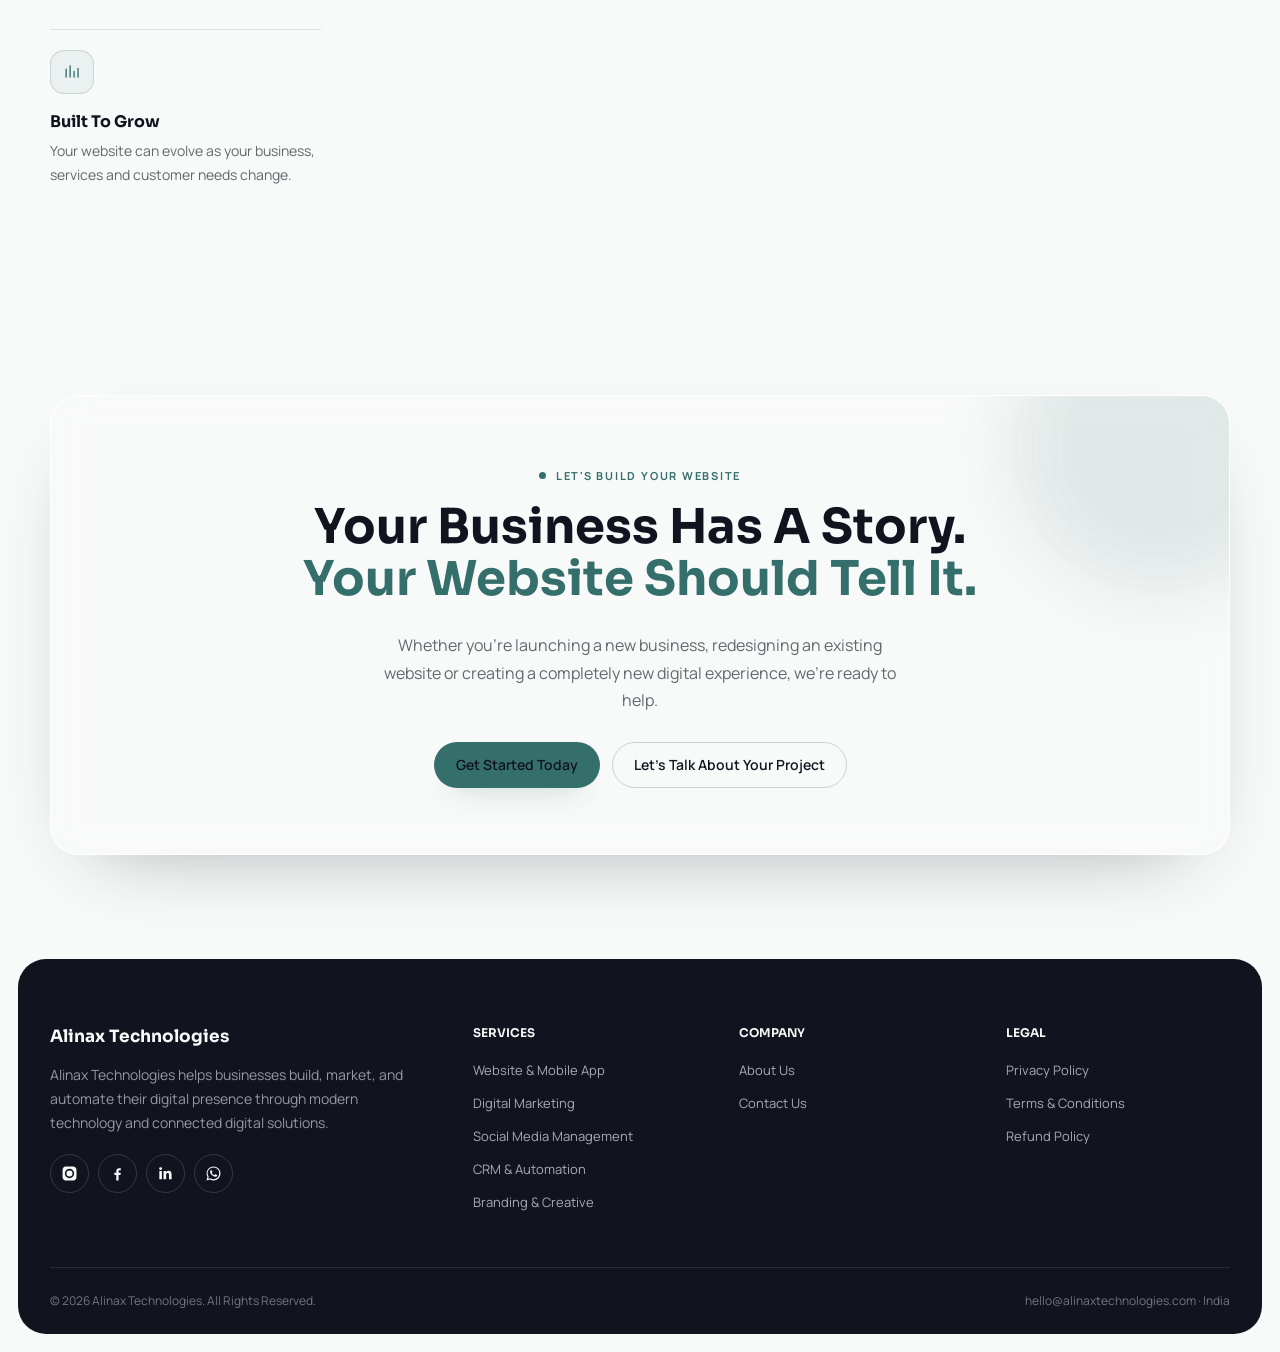
<file: services/web-design/index.html>
<!DOCTYPE html>
<html lang="en">
<head>
<meta charset="UTF-8">
<meta name="viewport" content="width=device-width, initial-scale=1.0">
<link rel="icon" type="image/png" href="/images/favicon.png">
<link rel="apple-touch-icon" href="/images/favicon.png">
<title>Web Design Services — Alinax Technologies</title>
<meta name="description" content="Alinax Technologies designs modern, responsive, purpose-driven websites — from business sites to landing pages and e-commerce stores.">
<link rel="canonical" href="https://alinaxtech.online/services/web-design/">
<meta property="og:url" content="https://alinaxtech.online/services/web-design/">
<link rel="preconnect" href="https://fonts.googleapis.com">
<link rel="preconnect" href="https://fonts.gstatic.com" crossorigin>
<link rel="stylesheet" href="https://fonts.googleapis.com/css2?family=Bricolage+Grotesque:wght@500;600;700;800&family=Inter:wght@400;500;600&family=IBM+Plex+Mono:wght@400;500&display=swap" media="print" onload="this.media='all'">
<noscript><link rel="stylesheet" href="https://fonts.googleapis.com/css2?family=Bricolage+Grotesque:wght@500;600;700;800&family=Inter:wght@400;500;600&family=IBM+Plex+Mono:wght@400;500&display=swap"></noscript>
<link rel="stylesheet" href="../../css/style.css">
</head>
<body>
<div class="alinax">

  <!-- NAVBAR -->
  <header class="navbar">
    <nav class="nav-inner" aria-label="Main">
      <a class="logo" href="/">
        <img src="../../images/A-logo.webp" width="230" height="230" loading="lazy" alt="Alinax Technologies logo">
        <span class="logo-word">Alinax</span>
      </a>
      <ul class="nav-links" id="nav-links">
        <li><a href="/#top">Home</a></li>
        <li><a href="/#about">About Us</a></li>
        <li class="nav-dropdown">
          <a href="#" aria-haspopup="true">Our Services</a>
          <ul class="dropdown-menu">
            <li><a href="/services/web-design/">Website &amp; Mobile App</a></li>
            <li><a href="/services/digital-marketing/">Digital Marketing</a></li>
            <li><a href="/services/social-media-management/">Social Media Management</a></li>
            <li><a href="/services/crm-automation/">CRM &amp; Automation</a></li>
            <li><a href="/services/branding-creative/">Branding &amp; Creative</a></li>
          </ul>
        </li>
        <li><a href="/contact/">Contact Us</a></li>
      </ul>
      <div class="nav-cta">
        <a class="btn-connect" href="/contact/">
          <span class="dot" aria-hidden="true"></span>
          <span class="label">Let's Connect</span>
          <svg viewBox="0 0 24 24" aria-hidden="true"><path d="M7 17L17 7M9 7h8v8" stroke-linecap="round" stroke-linejoin="round"/></svg>
        </a>
        <button class="nav-toggle" id="nav-toggle" aria-expanded="false" aria-label="Menu">☰</button>
      </div>
    </nav>
  </header>

  <!-- HERO -->
  <section class="hero hero-service" id="top">
    <div class="container">
      <span class="eyebrow">Web Design</span>
      <h1>
        <span class="line"><span>Websites Designed To Make</span></span>
        <span class="line"><span>Your Business Stand Out</span></span>
      </h1>
      <p class="lead">Your website is often the first impression customers have of your business. At Alinax Technologies, we design modern, responsive and purpose-driven websites that represent your brand, communicate your value and turn visitors into customers.</p>
      <div class="hero-actions">
          <a class="btn btn-light" href="/contact/">Start Your Project</a>
      </div>
    </div>
  </section>

  <!-- WEB DESIGN SERVICES -->
  <section class="section" id="wd-services">
    <div class="container">
      <div class="section-head reveal">
        <span class="eyebrow">What's included</span>
        <h2>Our Web Design Services</h2>
        <p>Six ways we build a website around your business — used together or on their own, depending on what you need.</p>
      </div>
      <div class="wd-grid">
        <article class="wd-card reveal tile-blue">
          <h3>Responsive Web Design</h3>
          <p>We create websites that adapt smoothly to desktops, tablets and smartphones, giving your customers a consistent and enjoyable experience on every screen.</p>
        </article>
        <article class="wd-card reveal tile-violet">
          <h3>UI/UX Design</h3>
          <p>We carefully plan layouts, navigation and interactions to make your website simple to understand and effortless to use.</p>
        </article>
        <article class="wd-card reveal tile-sky">
          <h3>Business Website Design</h3>
          <p>Professional websites built around your business, services and target audience — giving your company a strong and credible online presence.</p>
        </article>
        <article class="wd-card reveal tile-pink">
          <h3>Landing Page Design</h3>
          <p>Focused landing pages designed around a specific goal, whether that's generating leads, promoting a service or driving customers toward an action.</p>
        </article>
        <article class="wd-card reveal tile-mint">
          <h3>E-commerce Design</h3>
          <p>We design clean and intuitive online stores that make it easy for customers to discover products, understand your offerings and complete their purchases.</p>
        </article>
        <article class="wd-card reveal tile-lime">
          <h3>Website Redesign</h3>
          <p>Already have a website? We can transform an outdated or difficult-to-use website into a modern digital experience with improved design, structure and usability.</p>
        </article>
      </div>
    </div>
  </section>

  <!-- DESIGN THAT HAS A PURPOSE -->
  <section class="section section-alt">
    <div class="container">
      <div class="section-head center reveal">
        <span class="eyebrow">Beyond looks</span>
        <h2>Design That Has A Purpose</h2>
        <p class="purpose-lead">A beautiful website is only the beginning.</p>
      </div>
      <div class="purpose-copy reveal">
        <p>At Alinax Technologies, we combine design, strategy and user experience to create websites that are built around your business objectives.</p>
        <p>We consider how your customers discover your business, what information they need, what actions you want them to take and how the website can support your growth.</p>
        <p><strong>Our goal isn't simply to make your website look good. It's to make it work for your business.</strong></p>
      </div>
    </div>
  </section>

  <!-- DESIGNED AROUND YOUR AUDIENCE -->
  <section class="section">
    <div class="container audience-grid">
      <div class="reveal">
        <span class="eyebrow">Designed around your audience</span>
        <h2>Your Website Should Work For The People Using It</h2>
        <p class="lead-p">Every business has a different audience. That's why we don't believe in one-size-fits-all website designs.</p>
        <p class="lead-p" style="margin-top:14px">Before designing your website, we look at your:</p>
      </div>
      <ul class="tag-list reveal">
        <li class="tag">Business goals</li>
        <li class="tag">Target audience</li>
        <li class="tag">Brand identity</li>
        <li class="tag">Products or services</li>
        <li class="tag">Customer journey</li>
        <li class="tag">Competition</li>
        <li class="tag">Conversion goals</li>
      </ul>
    </div>
    <div class="container">
      <p class="audience-note reveal">We then turn these insights into a website experience that feels natural to your customers while staying true to your brand.</p>
    </div>
  </section>

  <!-- WHAT MAKES A SUCCESSFUL WEBSITE -->
  <section class="section section-alt">
    <div class="container">
      <div class="section-head reveal">
        <span class="eyebrow">The fundamentals</span>
        <h2>What Makes A Successful Website?</h2>
        <p>A successful website needs more than attractive visuals. It needs to be fast, intuitive, responsive, trustworthy and designed with a clear purpose.</p>
      </div>
      <div class="num-grid">
        <div class="num-card reveal">
          <span class="num">01 — Fast &amp; Responsive</span>
          <p>Your website should load quickly and work smoothly regardless of whether someone visits from a laptop, tablet or smartphone. We focus on clean layouts, optimized assets and responsive design to create a better experience across devices.</p>
        </div>
        <div class="num-card reveal">
          <span class="num">02 — Clear &amp; User-Friendly</span>
          <p>Visitors shouldn't have to figure out how your website works. We create straightforward navigation, clear information hierarchy and intuitive interfaces so users can quickly find what they're looking for.</p>
        </div>
        <div class="num-card reveal">
          <span class="num">03 — Built For Your Brand</span>
          <p>Your website should feel like your business, not a generic template. We use your brand identity, visual language, content and business goals to create a unique digital presence.</p>
        </div>
        <div class="num-card reveal">
          <span class="num">04 — Designed To Convert</span>
          <p>A website should guide visitors toward meaningful actions — call, enquiry, booking, purchase, WhatsApp or lead — we structure the experience around your desired customer journey.</p>
        </div>
        <div class="num-card reveal">
          <span class="num">05 — SEO-Friendly Foundation</span>
          <p>Good design should work together with search visibility. We structure websites with clean page layouts, mobile responsiveness, meaningful content and technical foundations that can support your SEO strategy.</p>
        </div>
        <div class="num-card reveal">
          <span class="num">06 — Easy To Manage</span>
          <p>For businesses that need to update their own content, we can build websites using suitable content management systems, making it easier to manage pages, services, images and other content.</p>
        </div>
      </div>
    </div>
  </section>

  <!-- OUR WEB DESIGN PROCESS -->
  <!-- <section class="section">
    <div class="container">
      <div class="section-head reveal">
        <span class="eyebrow">How we work</span>
        <h2>Our Web Design Process</h2>
        <p>From first conversation to a live website — six steps, in order.</p>
      </div>
      <div class="process-track">
        <div class="process-step reveal"><span class="dot"></span><h4>01 — Discover</h4><p>We start by understanding your business, audience, competitors and goals.</p></div>
        <div class="process-step reveal"><span class="dot"></span><h4>02 — Plan</h4><p>We create the website structure, page hierarchy and user journey.</p></div>
        <div class="process-step reveal"><span class="dot"></span><h4>03 — Design</h4><p>We develop the visual direction, layouts, typography and interface.</p></div>
        <div class="process-step reveal"><span class="dot"></span><h4>04 — Develop</h4><p>The approved design is transformed into a responsive and functional website.</p></div>
        <div class="process-step reveal"><span class="dot"></span><h4>05 — Test</h4><p>We check responsiveness, usability, forms, links, performance and compatibility.</p></div>
        <div class="process-step reveal"><span class="dot"></span><h4>06 — Launch</h4><p>Once everything is ready, your website goes live and becomes available to your customers.</p></div>
      </div>
    </div>
  </section> -->

  <!-- MORE THAN JUST A WEBSITE -->
  <section class="section section-alt">
    <div class="container">
      <div class="section-head center reveal">
        <span class="eyebrow">The bigger picture</span>
        <h2>More Than Just A Website</h2>
        <p>Your website can become the foundation of your entire digital presence. It can connect with:</p>
      </div>
      <ul class="flow-list reveal">
        <li class="flow-item">SEO</li>
        <li class="flow-arrow" aria-hidden="true">→</li>
        <li class="flow-item">Google Ads</li>
        <li class="flow-arrow" aria-hidden="true">→</li>
        <li class="flow-item">Meta Ads</li>
        <li class="flow-arrow" aria-hidden="true">→</li>
        <li class="flow-item">Social Media</li>
        <li class="flow-arrow" aria-hidden="true">→</li>
        <li class="flow-item">CRM</li>
        <li class="flow-arrow" aria-hidden="true">→</li>
        <li class="flow-item">Automation</li>
        <li class="flow-arrow" aria-hidden="true">→</li>
        <li class="flow-item accent">Customer Growth</li>
      </ul>
      <p class="audience-note reveal" style="margin-top:32px">At Alinax Technologies, we can help you build these systems around your website as your business grows.</p>
    </div>
  </section>

  <!-- WHY CHOOSE -->
  <section class="section">
    <div class="container">
      <div class="section-head center reveal">
        <span class="eyebrow">Why choose Alinax Technologies</span>
        <h2>Strategy first, design that follows</h2>
      </div>
      <div class="why-grid">
        <div class="why-item reveal">
          <div class="icon"><svg viewBox="0 0 24 24" aria-hidden="true"><path d="M12 3l8 4.5v9L12 21l-8-4.5v-9L12 3zm0 6a3 3 0 100 6 3 3 0 000-6z" stroke-linecap="round" stroke-linejoin="round"/></svg></div>
          <h3>Strategy Before Design</h3>
          <p>We understand what the website needs to achieve before deciding how it should look.</p>
        </div>
        <div class="why-item reveal">
          <div class="icon"><svg viewBox="0 0 24 24" aria-hidden="true"><path d="M4 5h16v4H4V5zm0 6h7v8H4v-8zm9 0h7v8h-7v-8z" stroke-linecap="round" stroke-linejoin="round"/></svg></div>
          <h3>Modern Design</h3>
          <p>Clean, professional interfaces built to make your business look credible and current.</p>
        </div>
        <div class="why-item reveal">
          <div class="icon"><svg viewBox="0 0 24 24" aria-hidden="true"><path d="M7 3h10a1 1 0 011 1v16a1 1 0 01-1 1H7a1 1 0 01-1-1V4a1 1 0 011-1zm5 15.2a.9.9 0 100 1.8.9.9 0 000-1.8z" stroke-linecap="round" stroke-linejoin="round"/></svg></div>
          <h3>Mobile First</h3>
          <p>Because a large portion of your customers may discover your business from their phones.</p>
        </div>
        <div class="why-item reveal">
          <div class="icon"><svg viewBox="0 0 24 24" aria-hidden="true"><path d="M2 12s3.5-6 10-6 10 6 10 6-3.5 6-10 6-10-6-10-6zm10 2.5a2.5 2.5 0 100-5 2.5 2.5 0 000 5z" stroke-linecap="round" stroke-linejoin="round"/></svg></div>
          <h3>Business Focused</h3>
          <p>Every design decision is connected to your business objectives.</p>
        </div>
        <div class="why-item reveal">
          <div class="icon"><svg viewBox="0 0 24 24" aria-hidden="true"><path d="M4 19V9m5 10V5m5 14v-7m5 7V8" stroke-linecap="round" stroke-linejoin="round"/></svg></div>
          <h3>Built To Grow</h3>
          <p>Your website can evolve as your business, services and customer needs change.</p>
        </div>
      </div>
    </div>
  </section>

  <!-- CTA -->
  <section class="section" id="contact">
    <div class="container">
      <div class="cta-band reveal">
        <span class="eyebrow">Let's build your website</span>
        <h2>Your Business Has A Story. <span class="grad-text">Your Website Should Tell It.</span></h2>
        <p class="cta-lead">Whether you're launching a new business, redesigning an existing website or creating a completely new digital experience, we're ready to help.</p>
        <div class="cta-actions">
          <a class="btn btn-light" href="/contact/">Get Started Today</a>
          <a class="btn btn-outline-light" href="/contact/">Let's Talk About Your Project</a>
        </div>
      </div>
    </div>
  </section>

  <!-- FOOTER -->
  <footer class="footer">
    <div class="container">
      <div class="footer-grid">
        <div>
          <span class="logo-word">Alinax Technologies</span>
          <p style="margin-top:16px">Alinax Technologies helps businesses build, market, and automate their digital presence through modern technology and connected digital solutions.</p>
          <div class="footer-social">
            <a href="https://instagram.com" aria-label="Instagram" target="_blank" rel="noreferrer"><svg viewBox="0 0 24 24"><path d="M12 2.2c3.2 0 3.6 0 4.9.07 1.2.06 1.8.25 2.2.42.6.22 1 .48 1.4.9.4.4.7.8.9 1.4.2.4.4 1 .4 2.2.1 1.3.1 1.7.1 4.9s0 3.6-.1 4.9c0 1.2-.2 1.8-.4 2.2-.2.6-.5 1-.9 1.4-.4.4-.8.7-1.4.9-.4.2-1 .4-2.2.4-1.3.1-1.7.1-4.9.1s-3.6 0-4.9-.1c-1.2 0-1.8-.2-2.2-.4-.6-.2-1-.5-1.4-.9-.4-.4-.7-.8-.9-1.4-.2-.4-.4-1-.4-2.2C2.2 15.6 2.2 15.2 2.2 12s0-3.6.1-4.9c0-1.2.2-1.8.4-2.2.2-.6.5-1 .9-1.4.4-.4.8-.7 1.4-.9.4-.2 1-.4 2.2-.4C8.4 2.2 8.8 2.2 12 2.2zm0 3.2A6.6 6.6 0 1018.6 12 6.6 6.6 0 0012 5.4zm0 10.9A4.3 4.3 0 1116.3 12 4.3 4.3 0 0112 16.3zm6.9-11.1a1.55 1.55 0 11-1.55-1.55A1.55 1.55 0 0118.9 5.2z"/></svg></a>
            <a href="https://facebook.com" aria-label="Facebook" target="_blank" rel="noreferrer"><svg viewBox="0 0 24 24"><path d="M13.5 22v-8h2.7l.4-3.1h-3.1V8.9c0-.9.25-1.5 1.55-1.5H16.7V4.6a21 21 0 00-2.4-.12c-2.4 0-4 1.46-4 4.14v2.28H7.6V14h2.7v8z"/></svg></a>
            <a href="https://linkedin.com" aria-label="LinkedIn" target="_blank" rel="noreferrer"><svg viewBox="0 0 24 24"><path d="M6.94 8.5v11.6H3.3V8.5zM5.12 3a2.11 2.11 0 110 4.22 2.11 2.11 0 010-4.22zM9.2 8.5h3.5v1.6h.05a3.84 3.84 0 013.45-1.9c3.7 0 4.38 2.43 4.38 5.6v6.3h-3.65v-5.6c0-1.33 0-3.05-1.86-3.05s-2.15 1.45-2.15 2.95v5.7H9.2z"/></svg></a>
            <a href="https://wa.me/918112516235" aria-label="WhatsApp" target="_blank" rel="noreferrer"><svg viewBox="0 0 24 24"><path d="M12.04 2A9.9 9.9 0 002.2 11.9a9.75 9.75 0 001.32 4.92L2 22l5.32-1.39a9.9 9.9 0 004.72 1.2h.01a9.9 9.9 0 009.85-9.9A9.9 9.9 0 0012.04 2zm0 18.05a8.2 8.2 0 01-4.18-1.14l-.3-.18-3.16.83.84-3.08-.2-.32a8.19 8.19 0 1114.99-4.36 8.2 8.2 0 01-8 8.25zm4.5-6.13c-.25-.13-1.46-.72-1.68-.8s-.39-.13-.56.12-.64.8-.78.97-.29.18-.53.06a6.7 6.7 0 01-1.98-1.22 7.4 7.4 0 01-1.36-1.7c-.14-.25 0-.38.11-.5s.25-.29.37-.44a1.7 1.7 0 00.25-.41.46.46 0 000-.44c-.06-.12-.55-1.34-.76-1.83s-.4-.42-.55-.43h-.48a.92.92 0 00-.66.31 2.79 2.79 0 00-.87 2.08 4.85 4.85 0 001.01 2.56 11.1 11.1 0 004.26 3.76c.6.26 1.06.41 1.42.53a3.4 3.4 0 001.57.1 2.56 2.56 0 001.68-1.19 2.08 2.08 0 00.14-1.18c-.06-.11-.22-.17-.47-.29z"/></svg></a>
          </div>
        </div>
        <div>
          <h4>Services</h4>
          <ul>
            <li><a href="/services/web-design/">Website &amp; Mobile App</a></li>
            <li><a href="/services/digital-marketing/">Digital Marketing</a></li>
            <li><a href="/services/social-media-management/">Social Media Management</a></li>
            <li><a href="/services/crm-automation/">CRM &amp; Automation</a></li>
            <li><a href="/services/branding-creative/">Branding &amp; Creative</a></li>
          </ul>
        </div>
        <div>
          <h4>Company</h4>
          <ul>
            <li><a href="/#about">About Us</a></li>
            <li><a href="/contact/">Contact Us</a></li>
          </ul>
        </div>
        <div>
          <h4>Legal</h4>
          <ul>
            <li><a href="#top">Privacy Policy</a></li>
            <li><a href="#top">Terms &amp; Conditions</a></li>
            <li><a href="#top">Refund Policy</a></li>
          </ul>
        </div>
      </div>
      <div class="footer-bottom">
        <span>© <span id="year">2026</span> Alinax Technologies. All Rights Reserved.</span>
        <span>hello@alinaxtechnologies.com · India</span>
      </div>
    </div>
  </footer>

</div>
<script src="../../js/script.js" defer></script>
</body>
</html>
</file>
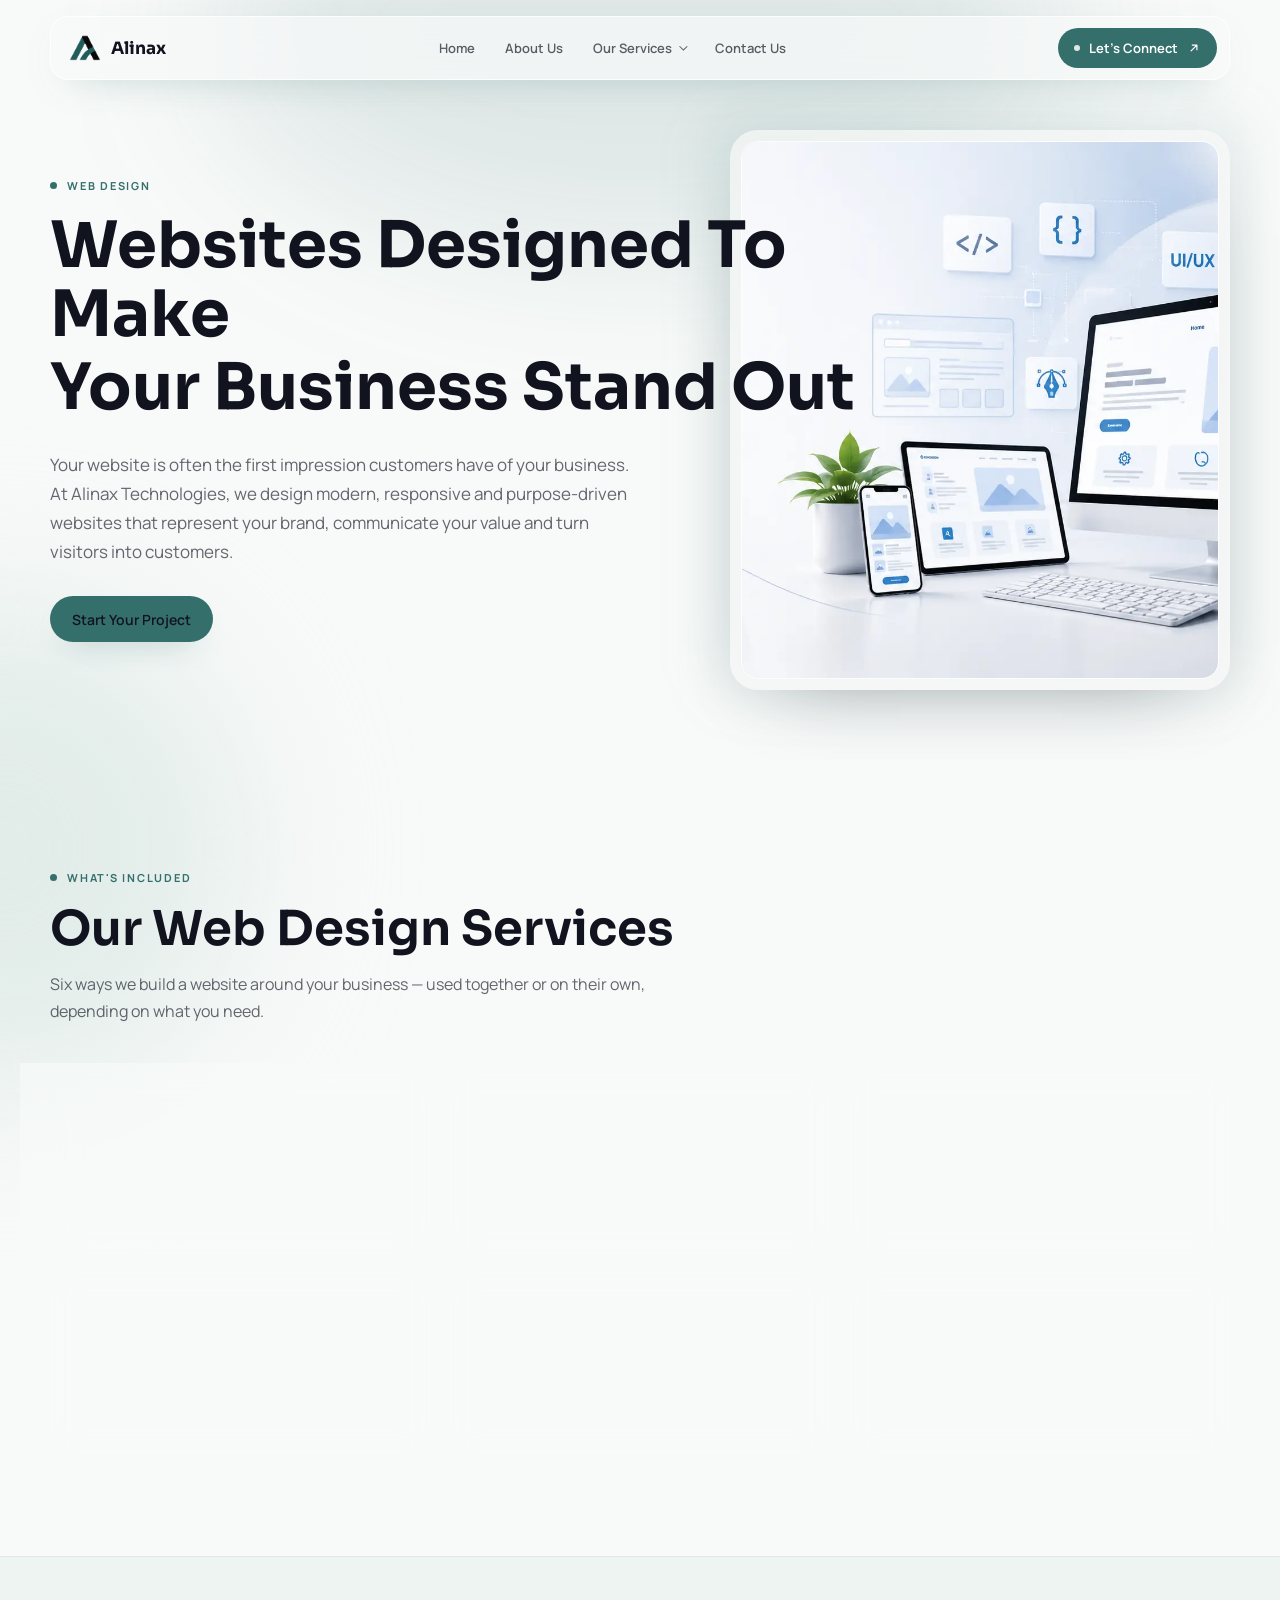
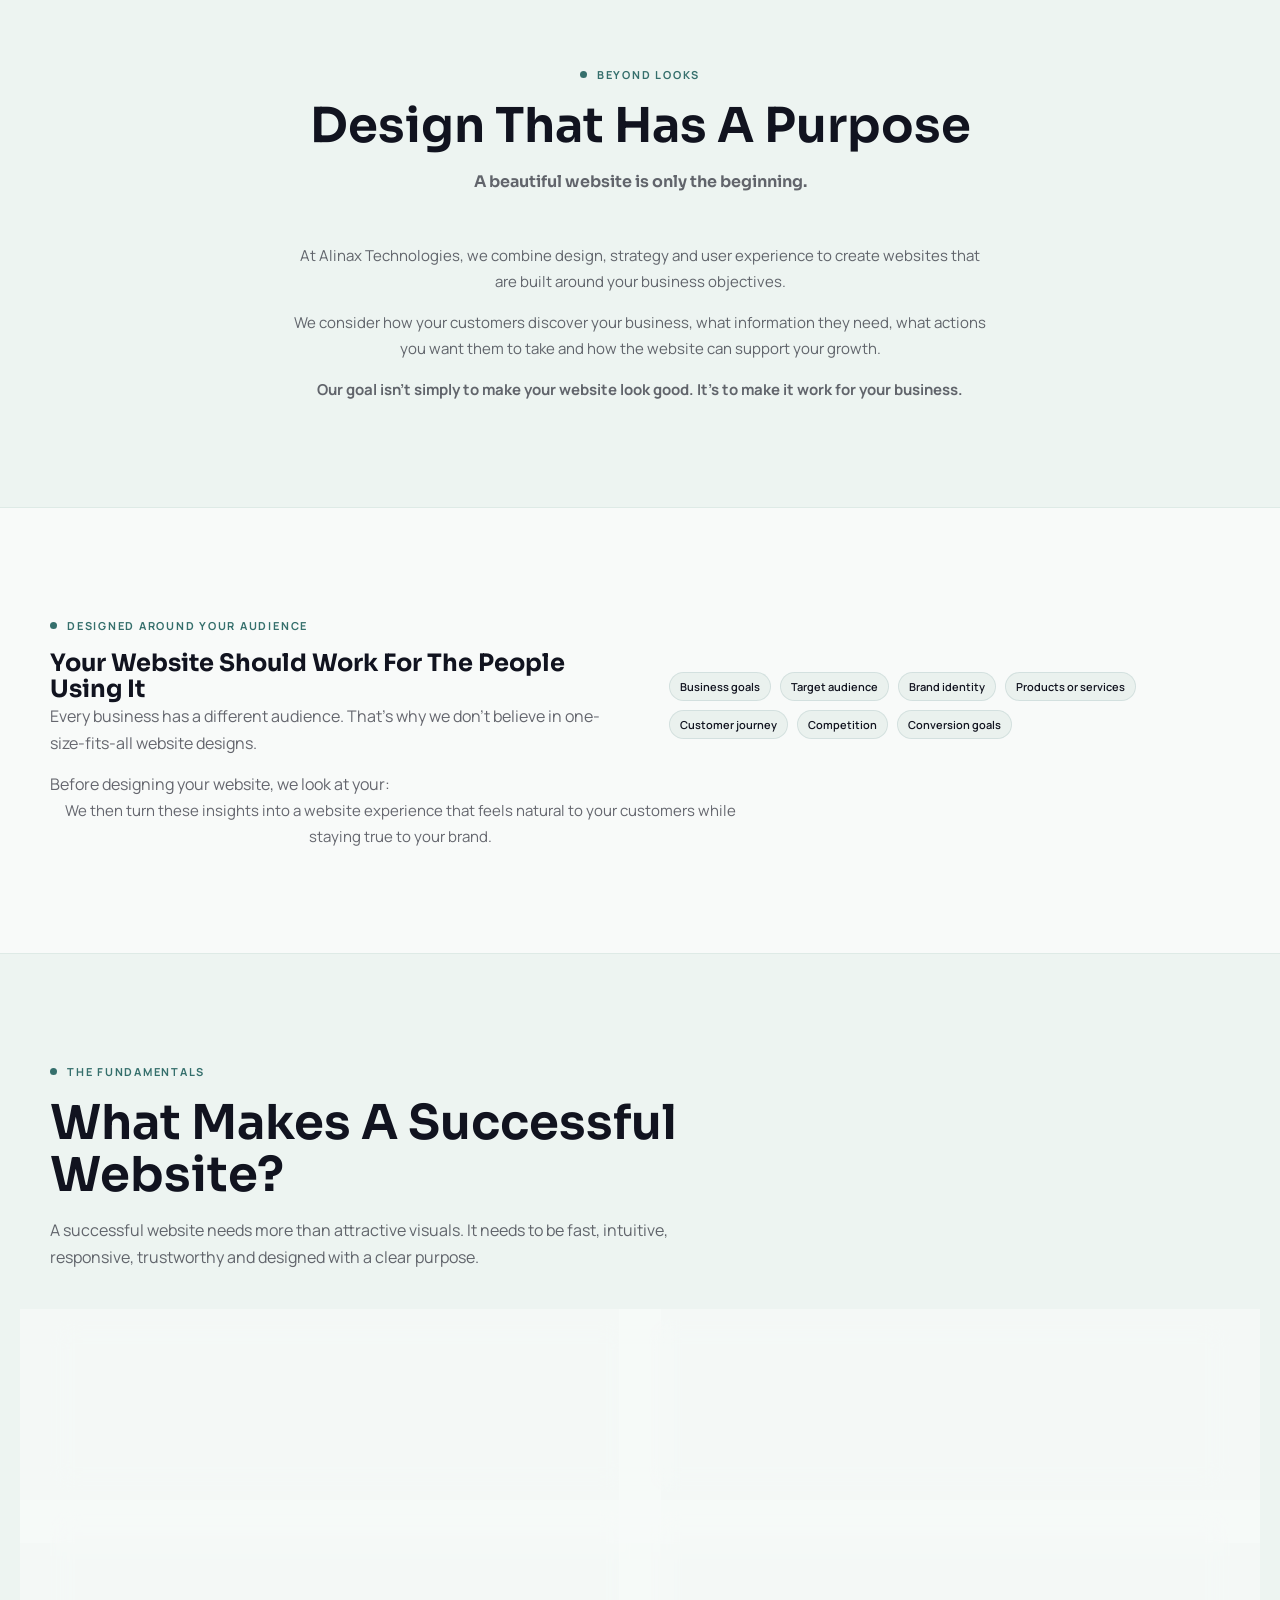
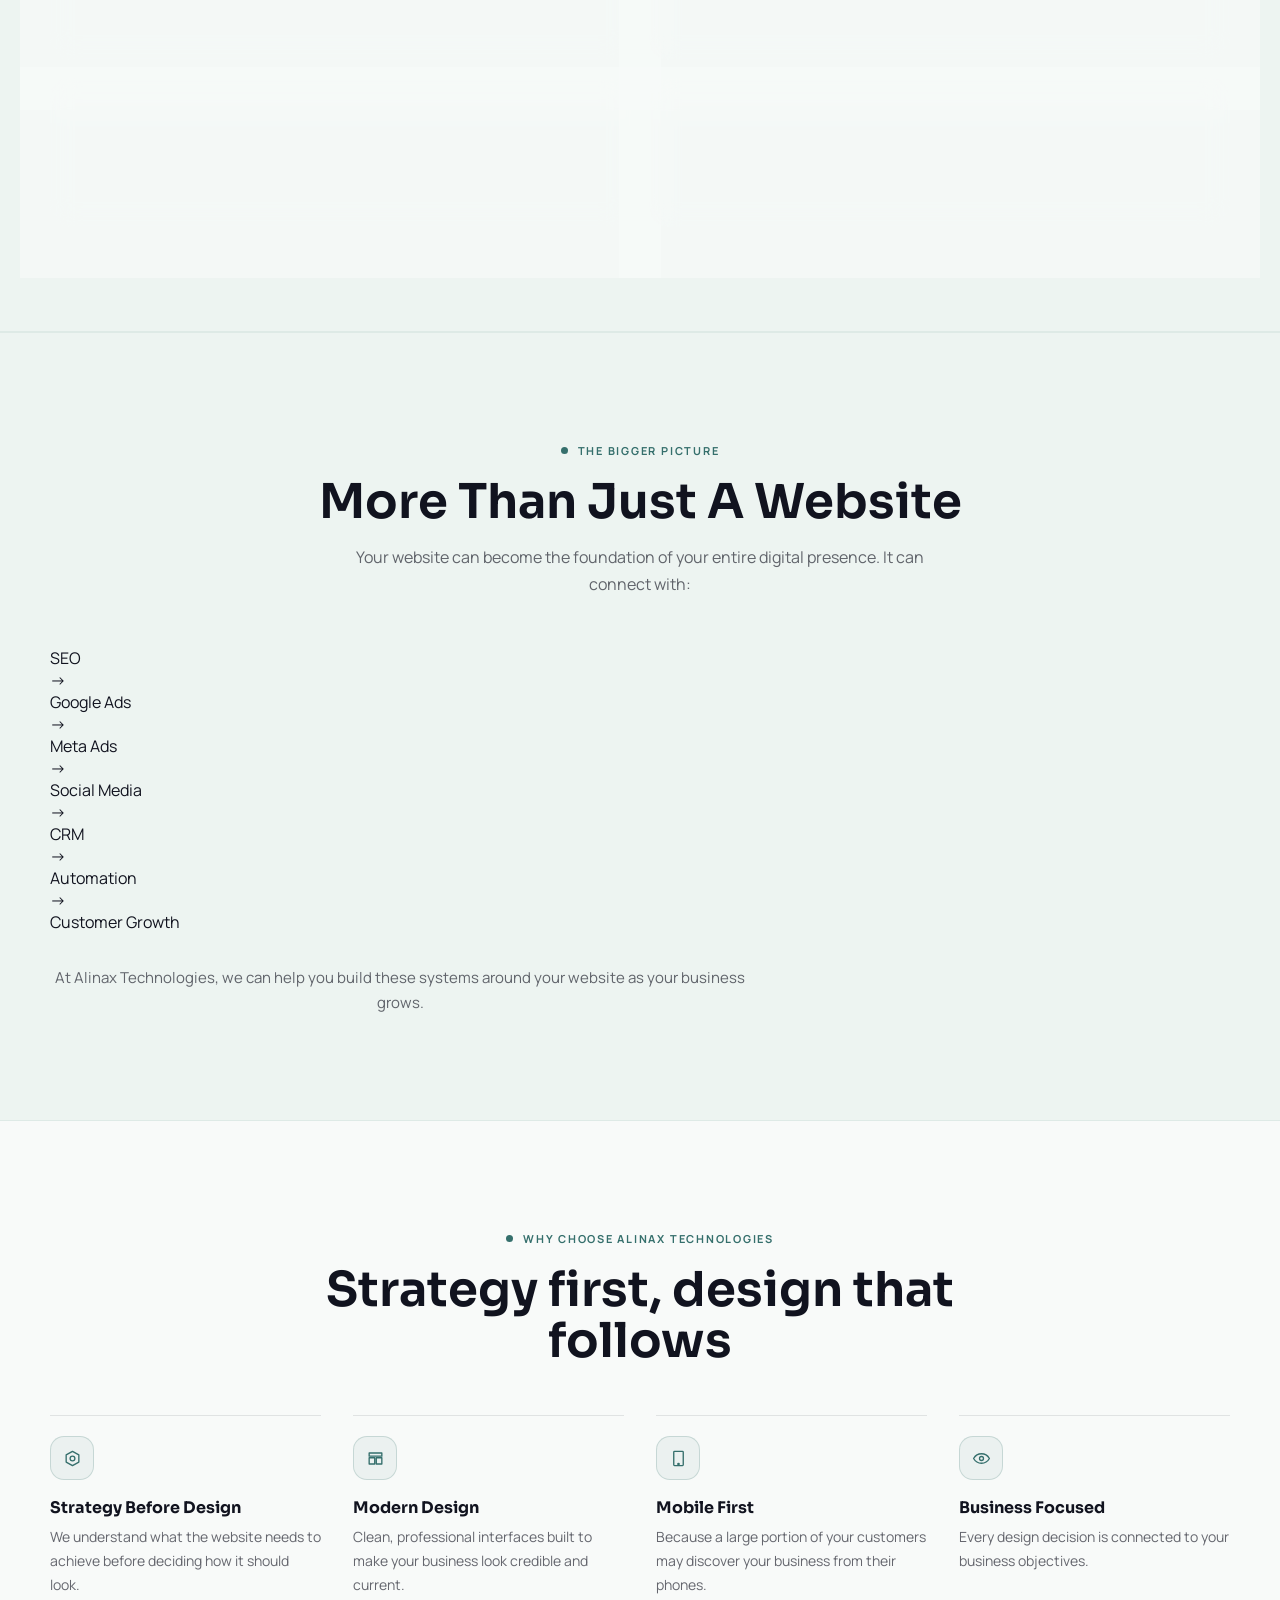
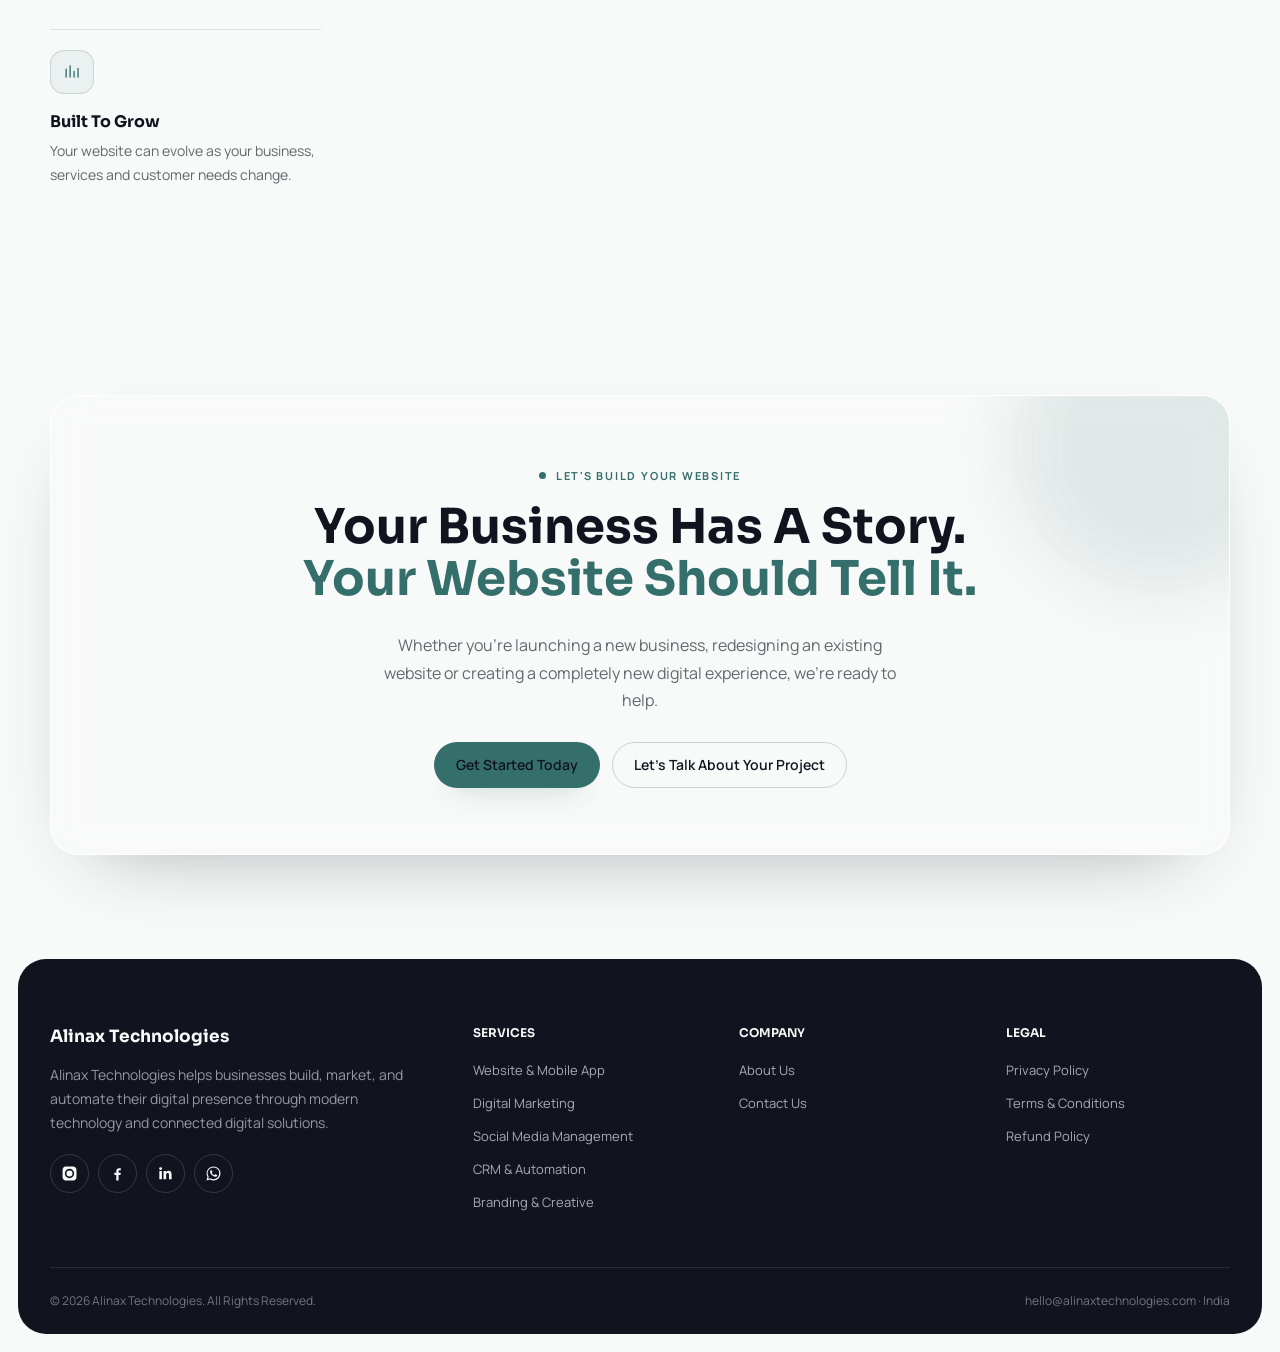
<file: services/web-design.html>
<!DOCTYPE html>
<html lang="en">
<head>
<meta charset="UTF-8">
<meta name="viewport" content="width=device-width, initial-scale=1.0">
<title>Web Design Services — Alinax Technologies</title>
<meta name="description" content="Alinax Technologies designs modern, responsive, purpose-driven websites — from business sites to landing pages and e-commerce stores.">
<link rel="preconnect" href="https://fonts.googleapis.com">
<link rel="preconnect" href="https://fonts.gstatic.com" crossorigin>
<link rel="preload" as="image" href="../images/web-dev.webp" fetchpriority="high">
<link rel="stylesheet" href="https://fonts.googleapis.com/css2?family=Bricolage+Grotesque:wght@500;600;700;800&family=Inter:wght@400;500;600&family=IBM+Plex+Mono:wght@400;500&display=swap" media="print" onload="this.media='all'">
<noscript><link rel="stylesheet" href="https://fonts.googleapis.com/css2?family=Bricolage+Grotesque:wght@500;600;700;800&family=Inter:wght@400;500;600&family=IBM+Plex+Mono:wght@400;500&display=swap"></noscript>
<link rel="stylesheet" href="../css/style.css">
</head>
<body>
<div class="alinax">

  <!-- NAVBAR -->
  <header class="navbar">
    <nav class="nav-inner" aria-label="Main">
      <a class="logo" href="../index.html">
        <img src="../images/A-logo.webp" width="230" height="230" loading="lazy" alt="Alinax Technologies logo">
        <span class="logo-word">Alinax</span>
      </a>
      <ul class="nav-links" id="nav-links">
        <li><a href="../index.html#top">Home</a></li>
        <li><a href="../index.html#about">About Us</a></li>
        <li class="nav-dropdown">
          <a href="#" aria-haspopup="true">Our Services</a>
          <ul class="dropdown-menu">
            <li><a href="web-design.html">Website &amp; Mobile App</a></li>
            <li><a href="digital-marketing.html">Digital Marketing</a></li>
            <li><a href="social-media.html">Social Media Management</a></li>
            <li><a href="crm-automation.html">CRM &amp; Automation</a></li>
            <li><a href="branding-creative.html">Branding &amp; Creative</a></li>
          </ul>
        </li>
        <li><a href="../contact-us.html">Contact Us</a></li>
      </ul>
      <div class="nav-cta">
        <a class="btn-connect" href="../contact-us.html">
          <span class="dot" aria-hidden="true"></span>
          <span class="label">Let's Connect</span>
          <svg viewBox="0 0 24 24" aria-hidden="true"><path d="M7 17L17 7M9 7h8v8" stroke-linecap="round" stroke-linejoin="round"/></svg>
        </a>
        <button class="nav-toggle" id="nav-toggle" aria-expanded="false" aria-label="Menu">☰</button>
      </div>
    </nav>
  </header>

  <!-- HERO -->
  <section class="hero hero-service" id="top">
    <img class="hero-bg-img" src="../images/web-dev.webp" width="1672" height="941" fetchpriority="high" alt="Web design services banner">
    <div class="container">
      <span class="eyebrow">Web Design</span>
      <h1>
        <span class="line"><span>Websites Designed To Make</span></span>
        <span class="line"><span>Your Business Stand Out</span></span>
      </h1>
      <p class="lead">Your website is often the first impression customers have of your business. At Alinax Technologies, we design modern, responsive and purpose-driven websites that represent your brand, communicate your value and turn visitors into customers.</p>
      <div class="hero-actions">
        <a class="btn btn-light" href="../contact-us.html">Start Your Project</a>
      </div>
    </div>
  </section>

  <!-- WEB DESIGN SERVICES -->
  <section class="section" id="wd-services">
    <div class="container">
      <div class="section-head reveal">
        <span class="eyebrow">What's included</span>
        <h2>Our Web Design Services</h2>
        <p>Six ways we build a website around your business — used together or on their own, depending on what you need.</p>
      </div>
      <div class="wd-grid">
        <article class="wd-card reveal tile-blue">
          <h3>Responsive Web Design</h3>
          <p>We create websites that adapt smoothly to desktops, tablets and smartphones, giving your customers a consistent and enjoyable experience on every screen.</p>
        </article>
        <article class="wd-card reveal tile-violet">
          <h3>UI/UX Design</h3>
          <p>We carefully plan layouts, navigation and interactions to make your website simple to understand and effortless to use.</p>
        </article>
        <article class="wd-card reveal tile-sky">
          <h3>Business Website Design</h3>
          <p>Professional websites built around your business, services and target audience — giving your company a strong and credible online presence.</p>
        </article>
        <article class="wd-card reveal tile-pink">
          <h3>Landing Page Design</h3>
          <p>Focused landing pages designed around a specific goal, whether that's generating leads, promoting a service or driving customers toward an action.</p>
        </article>
        <article class="wd-card reveal tile-mint">
          <h3>E-commerce Design</h3>
          <p>We design clean and intuitive online stores that make it easy for customers to discover products, understand your offerings and complete their purchases.</p>
        </article>
        <article class="wd-card reveal tile-lime">
          <h3>Website Redesign</h3>
          <p>Already have a website? We can transform an outdated or difficult-to-use website into a modern digital experience with improved design, structure and usability.</p>
        </article>
      </div>
    </div>
  </section>

  <!-- DESIGN THAT HAS A PURPOSE -->
  <section class="section section-alt">
    <div class="container">
      <div class="section-head center reveal">
        <span class="eyebrow">Beyond looks</span>
        <h2>Design That Has A Purpose</h2>
        <p class="purpose-lead">A beautiful website is only the beginning.</p>
      </div>
      <div class="purpose-copy reveal">
        <p>At Alinax Technologies, we combine design, strategy and user experience to create websites that are built around your business objectives.</p>
        <p>We consider how your customers discover your business, what information they need, what actions you want them to take and how the website can support your growth.</p>
        <p><strong>Our goal isn't simply to make your website look good. It's to make it work for your business.</strong></p>
      </div>
    </div>
  </section>

  <!-- DESIGNED AROUND YOUR AUDIENCE -->
  <section class="section">
    <div class="container audience-grid">
      <div class="reveal">
        <span class="eyebrow">Designed around your audience</span>
        <h2>Your Website Should Work For The People Using It</h2>
        <p class="lead-p">Every business has a different audience. That's why we don't believe in one-size-fits-all website designs.</p>
        <p class="lead-p" style="margin-top:14px">Before designing your website, we look at your:</p>
      </div>
      <ul class="tag-list reveal">
        <li class="tag">Business goals</li>
        <li class="tag">Target audience</li>
        <li class="tag">Brand identity</li>
        <li class="tag">Products or services</li>
        <li class="tag">Customer journey</li>
        <li class="tag">Competition</li>
        <li class="tag">Conversion goals</li>
      </ul>
    </div>
    <div class="container">
      <p class="audience-note reveal">We then turn these insights into a website experience that feels natural to your customers while staying true to your brand.</p>
    </div>
  </section>

  <!-- WHAT MAKES A SUCCESSFUL WEBSITE -->
  <section class="section section-alt">
    <div class="container">
      <div class="section-head reveal">
        <span class="eyebrow">The fundamentals</span>
        <h2>What Makes A Successful Website?</h2>
        <p>A successful website needs more than attractive visuals. It needs to be fast, intuitive, responsive, trustworthy and designed with a clear purpose.</p>
      </div>
      <div class="num-grid">
        <div class="num-card reveal">
          <span class="num">01 — Fast &amp; Responsive</span>
          <p>Your website should load quickly and work smoothly regardless of whether someone visits from a laptop, tablet or smartphone. We focus on clean layouts, optimized assets and responsive design to create a better experience across devices.</p>
        </div>
        <div class="num-card reveal">
          <span class="num">02 — Clear &amp; User-Friendly</span>
          <p>Visitors shouldn't have to figure out how your website works. We create straightforward navigation, clear information hierarchy and intuitive interfaces so users can quickly find what they're looking for.</p>
        </div>
        <div class="num-card reveal">
          <span class="num">03 — Built For Your Brand</span>
          <p>Your website should feel like your business, not a generic template. We use your brand identity, visual language, content and business goals to create a unique digital presence.</p>
        </div>
        <div class="num-card reveal">
          <span class="num">04 — Designed To Convert</span>
          <p>A website should guide visitors toward meaningful actions — call, enquiry, booking, purchase, WhatsApp or lead — we structure the experience around your desired customer journey.</p>
        </div>
        <div class="num-card reveal">
          <span class="num">05 — SEO-Friendly Foundation</span>
          <p>Good design should work together with search visibility. We structure websites with clean page layouts, mobile responsiveness, meaningful content and technical foundations that can support your SEO strategy.</p>
        </div>
        <div class="num-card reveal">
          <span class="num">06 — Easy To Manage</span>
          <p>For businesses that need to update their own content, we can build websites using suitable content management systems, making it easier to manage pages, services, images and other content.</p>
        </div>
      </div>
    </div>
  </section>

  <!-- OUR WEB DESIGN PROCESS -->
  <!-- <section class="section">
    <div class="container">
      <div class="section-head reveal">
        <span class="eyebrow">How we work</span>
        <h2>Our Web Design Process</h2>
        <p>From first conversation to a live website — six steps, in order.</p>
      </div>
      <div class="process-track">
        <div class="process-step reveal"><span class="dot"></span><h4>01 — Discover</h4><p>We start by understanding your business, audience, competitors and goals.</p></div>
        <div class="process-step reveal"><span class="dot"></span><h4>02 — Plan</h4><p>We create the website structure, page hierarchy and user journey.</p></div>
        <div class="process-step reveal"><span class="dot"></span><h4>03 — Design</h4><p>We develop the visual direction, layouts, typography and interface.</p></div>
        <div class="process-step reveal"><span class="dot"></span><h4>04 — Develop</h4><p>The approved design is transformed into a responsive and functional website.</p></div>
        <div class="process-step reveal"><span class="dot"></span><h4>05 — Test</h4><p>We check responsiveness, usability, forms, links, performance and compatibility.</p></div>
        <div class="process-step reveal"><span class="dot"></span><h4>06 — Launch</h4><p>Once everything is ready, your website goes live and becomes available to your customers.</p></div>
      </div>
    </div>
  </section> -->

  <!-- MORE THAN JUST A WEBSITE -->
  <section class="section section-alt">
    <div class="container">
      <div class="section-head center reveal">
        <span class="eyebrow">The bigger picture</span>
        <h2>More Than Just A Website</h2>
        <p>Your website can become the foundation of your entire digital presence. It can connect with:</p>
      </div>
      <ul class="flow-list reveal">
        <li class="flow-item">SEO</li>
        <li class="flow-arrow" aria-hidden="true">→</li>
        <li class="flow-item">Google Ads</li>
        <li class="flow-arrow" aria-hidden="true">→</li>
        <li class="flow-item">Meta Ads</li>
        <li class="flow-arrow" aria-hidden="true">→</li>
        <li class="flow-item">Social Media</li>
        <li class="flow-arrow" aria-hidden="true">→</li>
        <li class="flow-item">CRM</li>
        <li class="flow-arrow" aria-hidden="true">→</li>
        <li class="flow-item">Automation</li>
        <li class="flow-arrow" aria-hidden="true">→</li>
        <li class="flow-item accent">Customer Growth</li>
      </ul>
      <p class="audience-note reveal" style="margin-top:32px">At Alinax Technologies, we can help you build these systems around your website as your business grows.</p>
    </div>
  </section>

  <!-- WHY CHOOSE -->
  <section class="section">
    <div class="container">
      <div class="section-head center reveal">
        <span class="eyebrow">Why choose Alinax Technologies</span>
        <h2>Strategy first, design that follows</h2>
      </div>
      <div class="why-grid">
        <div class="why-item reveal">
          <div class="icon"><svg viewBox="0 0 24 24" aria-hidden="true"><path d="M12 3l8 4.5v9L12 21l-8-4.5v-9L12 3zm0 6a3 3 0 100 6 3 3 0 000-6z" stroke-linecap="round" stroke-linejoin="round"/></svg></div>
          <h3>Strategy Before Design</h3>
          <p>We understand what the website needs to achieve before deciding how it should look.</p>
        </div>
        <div class="why-item reveal">
          <div class="icon"><svg viewBox="0 0 24 24" aria-hidden="true"><path d="M4 5h16v4H4V5zm0 6h7v8H4v-8zm9 0h7v8h-7v-8z" stroke-linecap="round" stroke-linejoin="round"/></svg></div>
          <h3>Modern Design</h3>
          <p>Clean, professional interfaces built to make your business look credible and current.</p>
        </div>
        <div class="why-item reveal">
          <div class="icon"><svg viewBox="0 0 24 24" aria-hidden="true"><path d="M7 3h10a1 1 0 011 1v16a1 1 0 01-1 1H7a1 1 0 01-1-1V4a1 1 0 011-1zm5 15.2a.9.9 0 100 1.8.9.9 0 000-1.8z" stroke-linecap="round" stroke-linejoin="round"/></svg></div>
          <h3>Mobile First</h3>
          <p>Because a large portion of your customers may discover your business from their phones.</p>
        </div>
        <div class="why-item reveal">
          <div class="icon"><svg viewBox="0 0 24 24" aria-hidden="true"><path d="M2 12s3.5-6 10-6 10 6 10 6-3.5 6-10 6-10-6-10-6zm10 2.5a2.5 2.5 0 100-5 2.5 2.5 0 000 5z" stroke-linecap="round" stroke-linejoin="round"/></svg></div>
          <h3>Business Focused</h3>
          <p>Every design decision is connected to your business objectives.</p>
        </div>
        <div class="why-item reveal">
          <div class="icon"><svg viewBox="0 0 24 24" aria-hidden="true"><path d="M4 19V9m5 10V5m5 14v-7m5 7V8" stroke-linecap="round" stroke-linejoin="round"/></svg></div>
          <h3>Built To Grow</h3>
          <p>Your website can evolve as your business, services and customer needs change.</p>
        </div>
      </div>
    </div>
  </section>

  <!-- CTA -->
  <section class="section" id="contact">
    <div class="container">
      <div class="cta-band reveal">
        <span class="eyebrow">Let's build your website</span>
        <h2>Your Business Has A Story. <span class="grad-text">Your Website Should Tell It.</span></h2>
        <p class="cta-lead">Whether you're launching a new business, redesigning an existing website or creating a completely new digital experience, we're ready to help.</p>
        <div class="cta-actions">
          <a class="btn btn-light" href="../contact-us.html">Get Started Today</a>
          <a class="btn btn-outline-light" href="../contact-us.html">Let's Talk About Your Project</a>
        </div>
      </div>
    </div>
  </section>

  <!-- FOOTER -->
  <footer class="footer">
    <div class="container">
      <div class="footer-grid">
        <div>
          <span class="logo-word">Alinax Technologies</span>
          <p style="margin-top:16px">Alinax Technologies helps businesses build, market, and automate their digital presence through modern technology and connected digital solutions.</p>
          <div class="footer-social">
            <a href="https://instagram.com" aria-label="Instagram" target="_blank" rel="noreferrer"><svg viewBox="0 0 24 24"><path d="M12 2.2c3.2 0 3.6 0 4.9.07 1.2.06 1.8.25 2.2.42.6.22 1 .48 1.4.9.4.4.7.8.9 1.4.2.4.4 1 .4 2.2.1 1.3.1 1.7.1 4.9s0 3.6-.1 4.9c0 1.2-.2 1.8-.4 2.2-.2.6-.5 1-.9 1.4-.4.4-.8.7-1.4.9-.4.2-1 .4-2.2.4-1.3.1-1.7.1-4.9.1s-3.6 0-4.9-.1c-1.2 0-1.8-.2-2.2-.4-.6-.2-1-.5-1.4-.9-.4-.4-.7-.8-.9-1.4-.2-.4-.4-1-.4-2.2C2.2 15.6 2.2 15.2 2.2 12s0-3.6.1-4.9c0-1.2.2-1.8.4-2.2.2-.6.5-1 .9-1.4.4-.4.8-.7 1.4-.9.4-.2 1-.4 2.2-.4C8.4 2.2 8.8 2.2 12 2.2zm0 3.2A6.6 6.6 0 1018.6 12 6.6 6.6 0 0012 5.4zm0 10.9A4.3 4.3 0 1116.3 12 4.3 4.3 0 0112 16.3zm6.9-11.1a1.55 1.55 0 11-1.55-1.55A1.55 1.55 0 0118.9 5.2z"/></svg></a>
            <a href="https://facebook.com" aria-label="Facebook" target="_blank" rel="noreferrer"><svg viewBox="0 0 24 24"><path d="M13.5 22v-8h2.7l.4-3.1h-3.1V8.9c0-.9.25-1.5 1.55-1.5H16.7V4.6a21 21 0 00-2.4-.12c-2.4 0-4 1.46-4 4.14v2.28H7.6V14h2.7v8z"/></svg></a>
            <a href="https://linkedin.com" aria-label="LinkedIn" target="_blank" rel="noreferrer"><svg viewBox="0 0 24 24"><path d="M6.94 8.5v11.6H3.3V8.5zM5.12 3a2.11 2.11 0 110 4.22 2.11 2.11 0 010-4.22zM9.2 8.5h3.5v1.6h.05a3.84 3.84 0 013.45-1.9c3.7 0 4.38 2.43 4.38 5.6v6.3h-3.65v-5.6c0-1.33 0-3.05-1.86-3.05s-2.15 1.45-2.15 2.95v5.7H9.2z"/></svg></a>
            <a href="https://wa.me/919157776611" aria-label="WhatsApp" target="_blank" rel="noreferrer"><svg viewBox="0 0 24 24"><path d="M12.04 2A9.9 9.9 0 002.2 11.9a9.75 9.75 0 001.32 4.92L2 22l5.32-1.39a9.9 9.9 0 004.72 1.2h.01a9.9 9.9 0 009.85-9.9A9.9 9.9 0 0012.04 2zm0 18.05a8.2 8.2 0 01-4.18-1.14l-.3-.18-3.16.83.84-3.08-.2-.32a8.19 8.19 0 1114.99-4.36 8.2 8.2 0 01-8 8.25zm4.5-6.13c-.25-.13-1.46-.72-1.68-.8s-.39-.13-.56.12-.64.8-.78.97-.29.18-.53.06a6.7 6.7 0 01-1.98-1.22 7.4 7.4 0 01-1.36-1.7c-.14-.25 0-.38.11-.5s.25-.29.37-.44a1.7 1.7 0 00.25-.41.46.46 0 000-.44c-.06-.12-.55-1.34-.76-1.83s-.4-.42-.55-.43h-.48a.92.92 0 00-.66.31 2.79 2.79 0 00-.87 2.08 4.85 4.85 0 001.01 2.56 11.1 11.1 0 004.26 3.76c.6.26 1.06.41 1.42.53a3.4 3.4 0 001.57.1 2.56 2.56 0 001.68-1.19 2.08 2.08 0 00.14-1.18c-.06-.11-.22-.17-.47-.29z"/></svg></a>
          </div>
        </div>
        <div>
          <h4>Services</h4>
          <ul>
            <li><a href="web-design.html">Website &amp; Mobile App</a></li>
            <li><a href="digital-marketing.html">Digital Marketing</a></li>
            <li><a href="social-media.html">Social Media Management</a></li>
            <li><a href="crm-automation.html">CRM &amp; Automation</a></li>
            <li><a href="branding-creative.html">Branding &amp; Creative</a></li>
          </ul>
        </div>
        <div>
          <h4>Company</h4>
          <ul>
            <li><a href="../index.html#about">About Us</a></li>
            <li><a href="../contact-us.html">Contact Us</a></li>
          </ul>
        </div>
        <div>
          <h4>Legal</h4>
          <ul>
            <li><a href="#top">Privacy Policy</a></li>
            <li><a href="#top">Terms &amp; Conditions</a></li>
            <li><a href="#top">Refund Policy</a></li>
          </ul>
        </div>
      </div>
      <div class="footer-bottom">
        <span>© <span id="year">2026</span> Alinax Technologies. All Rights Reserved.</span>
        <span>hello@alinaxtechnologies.com · India</span>
      </div>
    </div>
  </footer>

</div>
<script src="../js/script.js" defer></script>
</body>
</html>
</file>
<file: css/style.css>
/* ALINAX TECHNOLOGIES — Deep Frost redesign
   Drop-in replacement. Existing HTML and image paths remain unchanged. */
:root {
  --canvas: #F8FAF9;
  --ink: #11131F;
  --teal: #356F6C;
  --teal-dark: #285956;
  --mist: #DDE9E5;
  --surface: rgba(248, 250, 249, .72);
  --surface-solid: #F8FAF9;
  --line: rgba(17, 19, 31, .10);
  --soft-ink: rgba(17, 19, 31, .64);
  --quiet-ink: rgba(17, 19, 31, .48);
  --white: #fff;
  --font-display: 'Sora', sans-serif;
  --font-body: 'Manrope', sans-serif;
  --font-mono: 'Manrope', sans-serif;
  --container: 1180px;
  --radius-sm: 10px;
  --radius-md: 16px;
  --radius-lg: 28px;
  --ease: cubic-bezier(.22, 1, .36, 1);
  --shadow: 0 30px 80px -48px rgba(17, 19, 31, .45);
}

* {
  box-sizing: border-box
}

html {
  scroll-behavior: smooth
}

body {
  margin: 0;
  background: var(--canvas);
  color: var(--ink);
  font-family: var(--font-body);
  -webkit-font-smoothing: antialiased;
  overflow-x: hidden
}

.alinax {
  position: relative;
  min-height: 100vh;
  overflow: hidden
}

.alinax::before,
.alinax::after {
  content: "";
  position: absolute;
  z-index: -1;
  border-radius: 50%;
  filter: blur(80px);
  pointer-events: none
}

.alinax::before {
  width: 54rem;
  height: 28rem;
  left: 50%;
  top: -12rem;
  transform: translateX(-50%);
  background: rgba(53, 111, 108, .12)
}

.alinax::after {
  width: 30rem;
  height: 30rem;
  left: -15rem;
  top: 38rem;
  background: rgba(221, 233, 229, .8)
}

.alinax img {
  display: block;
  max-width: 100%
}

.alinax a {
  color: inherit;
  text-decoration: none
}

.alinax ul {
  list-style: none;
  margin: 0;
  padding: 0
}

.alinax h1,
.alinax h2,
.alinax h3,
.alinax h4 {
  margin: 0;
  color: var(--ink);
  font-family: var(--font-display);
  line-height: 1.08;
  letter-spacing: 0
}

.alinax p {
  margin: 0;
  color: var(--soft-ink);
  line-height: 1.7
}

.container {
  width: min(100% - 48px, var(--container));
  margin-inline: auto
}

.alinax :focus-visible {
  outline: 2px solid var(--teal);
  outline-offset: 4px;
  border-radius: 6px
}

body.nav-open {
  overflow: hidden
}

.eyebrow {
  display: inline-flex;
  align-items: center;
  gap: 10px;
  margin-bottom: 18px;
  color: var(--teal);
  font-size: 11px;
  font-weight: 700;
  letter-spacing: .16em;
  text-transform: uppercase
}

.eyebrow::before {
  content: "";
  width: 7px;
  height: 7px;
  border-radius: 50%;
  background: var(--teal)
}

.section {
  padding: 104px 0
}

.section-alt {
  position: relative;
  background: rgba(221, 233, 229, .42);
  border-block: 1px solid rgba(53, 111, 108, .08)
}

.section-head {
  max-width: 680px;
  margin-bottom: 48px
}

.section-head h2 {
  font-size: clamp(30px, 4vw, 48px);
  font-weight: 650
}

.section-head p {
  max-width: 620px;
  margin-top: 16px;
  font-size: 16px
}

.section-head.center {
  margin-inline: auto;
  text-align: center
}

.section-head.center p {
  margin-inline: auto
}

.section-head.center .eyebrow::before {
  display: inline-block
}

.grad-text {
  color: var(--teal)
}

.lead-p {
  font-size: 16px
}

.reveal {
  opacity: 0;
  transform: translateY(18px);
  transition: opacity .72s var(--ease), transform .72s var(--ease)
}

.reveal.in {
  opacity: 1;
  transform: none
}

.btn {
  display: inline-flex;
  align-items: center;
  justify-content: center;
  gap: 8px;
  min-height: 46px;
  padding: 12px 21px;
  border: 1px solid transparent;
  border-radius: 999px;
  font: 600 14px var(--font-body);
  white-space: nowrap;
  cursor: pointer;
  transition: transform .25s var(--ease), background .25s, color .25s, border-color .25s
}

.btn:hover {
  transform: translateY(-2px)
}

.btn-primary,
.btn-light {
  background: var(--teal);
  color: var(--white);
  box-shadow: 0 14px 30px -20px rgba(53, 111, 108, .9)
}

.btn-primary:hover,
.btn-light:hover {
  background: var(--teal-dark);
  color: var(--white)
}

.btn-outline-light,
.btn-ghost {
  background: transparent;
  color: var(--ink) !important;
  border-color: rgba(17, 19, 31, .18)
}

.btn-outline-light:hover,
.btn-ghost:hover {
  border-color: var(--teal);
  color: var(--teal) !important
}

.navbar {
  position: fixed;
  inset: 16px 0 auto;
  z-index: 100;
  padding: 0 18px;
  pointer-events: none;
  transition: transform .3s var(--ease)
}

.nav-inner {
  width: min(100%, var(--container));
  min-height: 64px;
  margin: auto;
  padding: 10px 12px 10px 18px;
  display: flex;
  align-items: center;
  justify-content: space-between;
  gap: 24px;
  border: 1px solid rgba(255, 255, 255, .75);
  border-radius: 18px;
  background: rgba(248, 250, 249, .70);
  -webkit-backdrop-filter: blur(20px);
  backdrop-filter: blur(20px);
  box-shadow: 0 12px 42px -24px rgba(53, 111, 108, .55);
  pointer-events: auto;
  transition: background .3s, box-shadow .3s
}

.navbar.is-scrolled .nav-inner {
  background: rgba(248, 250, 249, .92);
  box-shadow: 0 14px 42px -24px rgba(17, 19, 31, .45)
}

.logo {
  display: flex;
  align-items: center;
  gap: 10px;
  min-width: 0
}

.logo img {
  width: 32px;
  height: 32px;
  object-fit: contain
}

.logo-word {
  font: 700 17px var(--font-display);
  color: var(--ink);
  white-space: nowrap
}

.nav-links {
  display: flex;
  align-items: center;
  gap: 30px
}

.nav-links>li>a {
  position: relative;
  display: block;
  padding: 10px 0;
  color: rgba(17, 19, 31, .68);
  font-size: 13px;
  font-weight: 600
}

.nav-links>li>a::after {
  content: "";
  position: absolute;
  right: 0;
  bottom: 5px;
  left: 0;
  height: 1px;
  background: var(--teal);
  transform: scaleX(0);
  transform-origin: left;
  transition: transform .25s
}

.nav-links>li>a:hover {
  color: var(--teal)
}

.nav-links>li>a:hover::after {
  transform: scaleX(1)
}

.nav-dropdown {
  position: relative
}

.nav-dropdown>a {
  display: flex !important;
  align-items: center;
  gap: 7px
}

.nav-dropdown>a::before {
  content: "";
  width: 5px;
  height: 5px;
  border-right: 1px solid currentColor;
  border-bottom: 1px solid currentColor;
  transform: rotate(45deg) translateY(-2px);
  order: 2
}

.dropdown-menu {
  position: absolute;
  top: calc(100% + 13px);
  left: -18px;
  width: 255px;
  padding: 9px;
  border: 1px solid rgba(255, 255, 255, .8);
  border-radius: 15px;
  background: rgba(248, 250, 249, .94);
  -webkit-backdrop-filter: blur(20px);
  backdrop-filter: blur(20px);
  box-shadow: var(--shadow);
  opacity: 0;
  visibility: hidden;
  transform: translateY(8px);
  transition: .25s var(--ease)
}

.nav-dropdown:hover .dropdown-menu,
.nav-dropdown.open .dropdown-menu {
  opacity: 1;
  visibility: visible;
  transform: none
}

.dropdown-menu a {
  display: block;
  padding: 11px 12px;
  border-radius: 9px;
  color: var(--soft-ink);
  font-size: 13px
}

.dropdown-menu a:hover {
  background: var(--mist);
  color: var(--teal)
}

.nav-cta {
  display: flex;
  align-items: center;
  gap: 8px
}

.btn-connect {
  display: inline-flex;
  align-items: center;
  gap: 9px;
  padding: 11px 16px;
  border-radius: 999px;
  background: var(--teal);
  color: var(--white) !important;
  font-size: 13px;
  font-weight: 650;
  transition: background .25s, transform .25s
}

.btn-connect:hover {
  background: var(--teal-dark);
  color: var(--white) !important;
  transform: translateY(-1px)
}

.btn-connect .dot {
  width: 6px;
  height: 6px;
  border-radius: 50%;
  background: var(--mist)
}

.btn-connect .label {
  color: var(--white) !important
}

.btn-connect svg {
  width: 14px;
  height: 14px;
  fill: none;
  stroke: var(--white);
  stroke-width: 2
}

.nav-toggle {
  display: none;
  width: 42px;
  height: 42px;
  padding: 0;
  border: 1px solid var(--line);
  border-radius: 50%;
  background: transparent;
  color: var(--ink);
  font-size: 0;
  cursor: pointer
}

.nav-toggle::before,
.nav-toggle::after {
  content: "";
  position: absolute;
  width: 16px;
  height: 1.5px;
  background: currentColor;
  transition: transform .25s
}

.nav-toggle::before {
  transform: translateY(-3px)
}

.nav-toggle::after {
  transform: translateY(3px)
}

.nav-toggle.is-open::before {
  transform: rotate(45deg)
}

.nav-toggle.is-open::after {
  transform: rotate(-45deg)
}

.hero {
  position: relative;
  min-height: min(860px, 100vh);
  padding: 132px 0 72px;
  display: flex;
  align-items: center;
  background: transparent;
  overflow: hidden
}

.hero .container {
  position: relative;
  z-index: 3;
  width: min(100% - 48px, var(--container));
  display: flex;
  flex-direction: column;
  align-items: flex-start;
  max-width: var(--container);
  margin: auto
}

.hero-bg,
.hero-bg-img {
  position: absolute;
  z-index: 1;
  top: 130px;
  right: max(24px, calc((100vw - var(--container))/2));
  width: min(42vw, 500px);
  height: calc(100% - 200px);
  min-height: 500px;
  border: 12px solid rgba(248, 250, 249, .72);
  border-radius: 28px;
  object-fit: cover;
  box-shadow: var(--shadow);
  outline: 1px solid rgba(255, 255, 255, .8);
  outline-offset: -12px
}

.hero::after {
  content: "";
  position: absolute;
  z-index: 0;
  top: 110px;
  right: max(8px, calc((100vw - var(--container))/2 - 18px));
  width: min(45vw, 540px);
  height: calc(100% - 170px);
  border-radius: 34px;
  background: rgba(53, 111, 108, .09);
  filter: blur(25px)
}

.hero-veil {
  display: none
}

.hero .eyebrow {
  color: var(--teal);
  text-shadow: none
}

.hero h1 {
  max-width: 58%;
  font-size: clamp(42px, 5vw, 72px);
  font-weight: 700
}

.hero h1 .line {
  display: block;
  overflow: hidden;
  padding-bottom: 4px
}

.hero h1 .line span {
  display: inline-block;
  animation: frost-in .75s var(--ease) both
}

.hero h1 .line:nth-child(2) span {
  animation-delay: .12s
}

.hero .lead {
  max-width: 570px;
  margin: 25px 0 30px;
  color: var(--soft-ink);
  font-size: 17px;
  text-align: left;
  text-shadow: none;
  animation: frost-in .75s .22s var(--ease) both
}

.hero-actions {
  display: flex;
  gap: 12px;
  flex-wrap: wrap;
  justify-content: flex-start;
  animation: frost-in .75s .32s var(--ease) both
}

.hero-service {
  min-height: 760px
}

.hero-service::before {
  display: none
}

.hero-service .hero-bg-img {
  opacity: 1
}

.hero-service h1 {
  max-width: 72%;
  font-size: clamp(42px, 5vw, 68px);
  color: var(--ink);
  text-shadow: none
}

.hero-service .lead {
  max-width: 590px;
  color: var(--soft-ink);
  text-shadow: none
}

.hero-service .btn-outline-light {
  color: var(--ink) !important;
  border-color: var(--line);
  background: transparent
}

@keyframes frost-in {
  from {
    opacity: 0;
    transform: translateY(16px)
  }

  to {
    opacity: 1;
    transform: none
  }
}

.services-grid {
  display: grid;
  grid-template-columns: repeat(6, 1fr);
  gap: 18px
}

.service-tile {
  grid-column: span 2;
  min-height: 410px;
  padding: 25px 24px 0;
  display: flex;
  flex-direction: column;
  overflow: hidden;
  border: 1px solid rgba(255, 255, 255, .85);
  border-radius: 22px;
  background: rgba(248, 250, 249, .62) !important;
  -webkit-backdrop-filter: blur(14px);
  backdrop-filter: blur(14px);
  box-shadow: 0 18px 48px -42px rgba(17, 19, 31, .6);
  transition: transform .35s var(--ease), border-color .35s
}

.service-tile:nth-child(4),
.service-tile:nth-child(5) {
  grid-column: span 3
}

.service-tile:hover {
  transform: translateY(-5px);
  border-color: rgba(53, 111, 108, .3)
}

.service-tile h3 {
  font-size: 20px;
  font-weight: 650
}

.service-tile p {
  margin-top: 10px;
  font-size: 14px
}

.service-tile .explore,
.wd-card .explore {
  display: inline-flex;
  margin: 16px 0 18px;
  color: var(--teal);
  font-size: 13px;
  font-weight: 700
}

.service-tile img {
  width: 100%;
  height: 210px;
  margin-top: auto;
  border-radius: 15px 15px 0 0;
  object-fit: cover;
  filter: saturate(.75)
}

.tile-blue,
.tile-violet,
.tile-lime,
.tile-pink,
.tile-mint,
.tile-sky {
  background: rgba(248, 250, 249, .66) !important
}

.about-grid {
  display: grid;
  grid-template-columns: 1fr .9fr;
  gap: 78px;
  align-items: center
}

.about-copy h2 {
  font-size: clamp(34px, 4vw, 50px)
}

.about-copy .lead-p {
  margin: 20px 0 25px
}

.about-media {
  position: relative
}

.about-media::before {
  content: "";
  position: absolute;
  inset: -18px;
  border-radius: 30px;
  background: rgba(53, 111, 108, .09);
  filter: blur(22px)
}

.about-media img {
  position: relative;
  width: 100%;
  aspect-ratio: 1;
  object-fit: cover;
  border: 12px solid rgba(248, 250, 249, .68);
  border-radius: 27px;
  box-shadow: var(--shadow)
}

.mission-box {
  margin-top: 27px;
  padding: 21px 23px;
  border: 1px solid rgba(255, 255, 255, .8);
  border-left: 3px solid var(--teal);
  border-radius: 13px;
  background: rgba(248, 250, 249, .64);
  -webkit-backdrop-filter: blur(14px);
  backdrop-filter: blur(14px)
}

.mission-box b {
  display: block;
  margin-bottom: 6px;
  color: var(--ink);
  font: 650 14px var(--font-display)
}

.mission-box p {
  font-size: 14px
}

.link-arrow {
  display: inline-flex;
  color: var(--teal);
  font-weight: 700
}

.why-grid {
  display: grid;
  grid-template-columns: repeat(4, 1fr);
  gap: 32px
}

.why-item {
  padding-top: 20px;
  border-top: 1px solid var(--line)
}

.why-item .icon,
.contact-info-item .icon {
  width: 44px;
  height: 44px;
  margin-bottom: 19px;
  display: flex;
  align-items: center;
  justify-content: center;
  border: 1px solid rgba(53, 111, 108, .2);
  border-radius: 14px;
  background: rgba(221, 233, 229, .48)
}

.why-item .icon svg,
.contact-info-item .icon svg {
  width: 19px;
  height: 19px;
  fill: none;
  stroke: var(--teal);
  stroke-width: 1.7
}

.why-item h3 {
  margin-bottom: 9px;
  font-size: 16px
}

.why-item p {
  font-size: 14px
}

.process-track {
  position: relative;
  display: grid;
  grid-template-columns: repeat(6, 1fr);
  gap: 20px
}

.process-track.cols-5 {
  grid-template-columns: repeat(5, 1fr)
}

.process-track.cols-7 {
  grid-template-columns: repeat(7, 1fr)
}

.process-track::before {
  content: "";
  position: absolute;
  top: 8px;
  right: 0;
  left: 0;
  height: 1px;
  background: var(--line)
}

.process-step {
  position: relative;
  padding: 34px 8px 0 0
}

.process-step .dot {
  position: absolute;
  top: 0;
  left: 0;
  z-index: 1;
  width: 17px;
  height: 17px;
  border: 4px solid var(--canvas);
  border-radius: 50%;
  background: var(--teal);
  box-shadow: 0 0 0 1px var(--teal)
}

.section-alt .process-step .dot {
  border-color: #eff5f2
}

.process-step h4 {
  margin-bottom: 8px;
  color: var(--teal);
  font: 700 11px var(--font-body);
  letter-spacing: .09em;
  text-transform: uppercase
}

.process-step p {
  font-size: 13px
}

.cta-band {
  position: relative;
  padding: 66px 40px;
  text-align: center;
  overflow: hidden;
  border: 1px solid rgba(255, 255, 255, .8);
  border-radius: 28px;
  background: rgba(248, 250, 249, .62);
  -webkit-backdrop-filter: blur(18px);
  backdrop-filter: blur(18px);
  box-shadow: var(--shadow)
}

.cta-band::before {
  content: "";
  position: absolute;
  right: -80px;
  top: -100px;
  width: 300px;
  height: 300px;
  border-radius: 50%;
  background: rgba(53, 111, 108, .12);
  filter: blur(35px)
}

.cta-band .eyebrow {
  position: relative;
  color: var(--teal)
}

.cta-band h2 {
  position: relative;
  margin: 0 auto 28px;
  max-width: 760px;
  color: var(--ink);
  font-size: clamp(30px, 4vw, 48px)
}

.cta-lead {
  position: relative;
  max-width: 540px;
  margin: 0 auto 28px !important;
  color: var(--soft-ink);
  text-align: center !important
}

.cta-actions {
  position: relative;
  display: flex;
  justify-content: center;
  gap: 12px;
  flex-wrap: wrap
}

.footer {
  margin: 0 18px 18px;
  padding: 66px 0 25px;
  border-radius: 28px;
  background: var(--ink);
  color: rgba(248, 250, 249, .7)
}

.footer .logo-word,
.footer h4 {
  color: var(--canvas)
}

.footer p {
  color: rgba(248, 250, 249, .58);
  font-size: 14px
}

.footer-grid {
  display: grid;
  grid-template-columns: 1.7fr 1fr 1fr 1fr;
  gap: 42px;
  padding-bottom: 44px;
  border-bottom: 1px solid rgba(248, 250, 249, .1)
}

.footer h4 {
  margin-bottom: 18px;
  font: 650 12px var(--font-display);
  text-transform: uppercase
}

.footer li {
  margin-bottom: 11px
}

.footer ul a {
  color: rgba(248, 250, 249, .66);
  font-size: 13px
}

.footer ul a:hover {
  color: var(--mist)
}

.footer-social,
.contact-social {
  display: flex;
  gap: 9px;
  margin-top: 20px
}

.footer-social a,
.contact-social a {
  width: 39px;
  height: 39px;
  display: flex;
  align-items: center;
  justify-content: center;
  border: 1px solid rgba(248, 250, 249, .15);
  border-radius: 50%;
  color: var(--canvas);
  transition: .25s
}

.footer-social a:hover,
.contact-social a:hover {
  border-color: var(--teal);
  background: var(--teal);
  color: var(--canvas);
  transform: translateY(-2px)
}

.footer-social svg,
.contact-social svg {
  width: 17px;
  height: 17px;
  fill: currentColor
}

.footer-bottom {
  display: flex;
  justify-content: space-between;
  gap: 12px;
  flex-wrap: wrap;
  padding-top: 24px;
  color: rgba(248, 250, 249, .43);
  font-size: 12px
}

.wd-grid {
  display: grid;
  grid-template-columns: repeat(3, 1fr);
  gap: 18px
}

.wd-card,
.content-box,
.num-card,
.faq-item,
.mini-flow-card,
.contact-card {
  border: 1px solid rgba(255, 255, 255, .85);
  border-radius: 20px;
  background: rgba(248, 250, 249, .66) !important;
  -webkit-backdrop-filter: blur(14px);
  backdrop-filter: blur(14px);
  box-shadow: 0 20px 52px -48px rgba(17, 19, 31, .65)
}

.wd-card {
  padding: 27px 24px;
  transition: transform .3s var(--ease), border-color .3s
}

.wd-card:hover {
  transform: translateY(-4px);
  border-color: rgba(53, 111, 108, .3)
}

.wd-card h3 {
  margin-bottom: 10px;
  font-size: 18px
}

.wd-card p {
  font-size: 14px
}

.wd-list {
  display: flex;
  flex-wrap: wrap;
  gap: 6px;
  margin: 17px 0 3px
}

.wd-list li,
.tag {
  padding: 6px 10px;
  border: 1px solid rgba(53, 111, 108, .12);
  border-radius: 999px;
  background: rgba(221, 233, 229, .52);
  color: var(--ink);
  font-size: 11px;
  font-weight: 600
}

.content-grid {
  display: grid;
  grid-template-columns: repeat(3, 1fr);
  gap: 18px
}

.content-box {
  padding: 28px 20px;
  text-align: center;
  color: var(--ink);
  font: 650 16px var(--font-display)
}

.purpose-copy {
  max-width: 700px;
  margin: auto;
  display: grid;
  gap: 16px;
  text-align: center
}

.purpose-lead {
  margin-top: 4px;
  color: var(--ink);
  font: 650 20px var(--font-display)
}

.purpose-copy p,
.audience-note {
  font-size: 15px
}

.audience-grid {
  display: grid;
  grid-template-columns: 1fr 1fr;
  gap: 58px;
  align-items: center
}

.audience-note {
  max-width: 700px;
  margin: 34px auto 0;
  text-align: center
}

.tag-list {
  display: flex;
  flex-wrap: wrap;
  gap: 9px
}

.tag-list.center {
  justify-content: center
}

.tag::before {
  content: "";
  width: 5px;
  height: 5px;
  border-radius: 50%;
  background: var(--teal)
}

.mission-box.quote-center {
  max-width: 560px;
  margin-inline: auto;
  text-align: center;
  border-left: 1px solid rgba(255, 255, 255, .8);
  border-top: 3px solid var(--teal)
}

.num-grid {
  display: grid;
  grid-template-columns: repeat(2, 1fr);
  gap: 18px
}

.num-card {
  padding: 26px 24px
}

.num-card .num {
  display: block;
  margin-bottom: 9px;
  color: var(--teal);
  font-size: 11px;
  font-weight: 700;
  letter-spacing: .09em;
  text-transform: uppercase
}

.num-card p {
  font-size: 14px
}

.faq-list {
  max-width: 840px;
  margin: auto;
  display: grid;
  gap: 12px
}

.faq-item {
  padding: 22px 24px;
  transition: border-color .25s
}

.faq-item:hover {
  border-color: rgba(53, 111, 108, .35)
}

.faq-item h3 {
  margin-bottom: 8px;
  font-size: 16px
}

.faq-item p {
  font-size: 14px
}

.mini-flow-grid {
  display: grid;
  grid-template-columns: repeat(4, 1fr);
  gap: 17px
}

.mini-flow-card {
  padding: 23px 18px
}

.mini-flow-card h4 {
  margin-bottom: 15px;
  text-align: center;
  color: var(--teal);
  font-size: 11px;
  text-transform: uppercase
}

.mini-flow {
  display: flex;
  flex-direction: column;
  align-items: center;
  gap: 3px
}

.mini-flow li {
  width: 100%;
  padding: 8px;
  border-radius: 9px;
  background: rgba(221, 233, 229, .52);
  color: var(--ink);
  font-size: 12px;
  text-align: center
}

.mini-flow li:not(:last-child)::after {
  content: "↓";
  display: block;
  height: 15px;
  color: var(--teal)
}

.flow-vertical {
  max-width: 560px;
  margin: auto;
  display: flex;
  flex-direction: column;
  align-items: center;
  gap: 8px
}

.fv-step {
  padding: 13px 26px;
  border: 1px solid rgba(53, 111, 108, .16);
  border-radius: 999px;
  background: rgba(248, 250, 249, .72);
  color: var(--ink);
  font-size: 13px;
  font-weight: 650
}

.fv-step.main {
  background: var(--ink);
  color: var(--canvas)
}

.fv-step.accent {
  background: var(--teal);
  color: var(--canvas)
}

.fv-arrow {
  color: var(--teal)
}

.fv-branch {
  display: flex;
  justify-content: center;
  gap: 8px;
  flex-wrap: wrap
}

.fv-chip {
  padding: 9px 15px;
  border: 1px solid rgba(53, 111, 108, .15);
  border-radius: 999px;
  background: var(--mist);
  color: var(--teal);
  font-size: 11px;
  font-weight: 700;
  text-transform: uppercase
}

.contact-grid {
  display: grid;
  grid-template-columns: .86fr 1.14fr;
  gap: 64px;
  align-items: start
}

.contact-info-list {
  display: flex;
  flex-direction: column;
  gap: 20px;
  margin-top: 32px
}

.contact-info-item {
  display: flex;
  gap: 15px
}

.contact-info-item .icon {
  flex: 0 0 44px;
  margin: 0
}

.contact-info-item h4 {
  margin: 2px 0 3px;
  font-size: 14px
}

.contact-info-item p,
.contact-info-item a {
  color: var(--soft-ink);
  font-size: 14px
}

.contact-social a {
  border-color: var(--line);
  color: var(--ink)
}

.contact-card {
  padding: 38px
}

.contact-card h3 {
  font-size: 22px
}

.contact-card .sub {
  margin: 7px 0 26px;
  font-size: 14px
}

.form-row {
  display: grid;
  grid-template-columns: 1fr 1fr;
  gap: 16px
}

.form-group {
  margin-bottom: 18px
}

.form-group label {
  display: block;
  margin-bottom: 8px;
  color: var(--teal);
  font-size: 10px;
  font-weight: 700;
  letter-spacing: .09em;
  text-transform: uppercase
}

.form-group input[type=text],
.form-group input[type=email],
.form-group input[type=tel],
.form-group select,
.form-group textarea,
.phone-field select.cc-select {
  width: 100%;
  padding: 13px 14px;
  border: 1px solid var(--line);
  border-radius: 10px;
  background: rgba(248, 250, 249, .78);
  color: var(--ink);
  font: 14px var(--font-body);
  transition: border-color .2s, box-shadow .2s
}

.form-group textarea {
  min-height: 125px;
  resize: vertical
}

.form-group input:focus,
.form-group select:focus,
.form-group textarea:focus,
.phone-field select.cc-select:focus {
  outline: 0;
  border-color: var(--teal);
  box-shadow: 0 0 0 3px rgba(53, 111, 108, .1)
}

.form-group input::placeholder,
.form-group textarea::placeholder {
  color: var(--quiet-ink)
}

.phone-field {
  display: flex;
  gap: 9px
}

.phone-field select.cc-select {
  flex: 0 0 132px
}

.phone-field input.cc-number {
  min-width: 0
}

.form-note {
  margin: -7px 0 18px;
  font-size: 11px
}

.form-submit {
  width: 100%
}

.form-status {
  display: none;
  margin-top: 15px;
  padding: 12px 14px;
  border-radius: 10px;
  font-size: 13px
}

.form-status.show {
  display: block
}

.form-status.ok {
  background: var(--mist);
  color: var(--teal-dark)
}

.form-status.err {
  background: #F9E5E5;
  color: #8B3333
}

.map-frame {
  overflow: hidden;
  border: 1px solid var(--line);
  border-radius: 22px;
  box-shadow: var(--shadow)
}

.map-frame iframe {
  display: block;
  width: 100%;
  height: 380px;
  border: 0
}

@media(max-width:980px) {
  .nav-links {
    position: fixed;
    inset: 0;
    z-index: 150;
    height: 100dvh;
    padding: 96px 24px 40px;
    display: flex;
    flex-direction: column;
    align-items: stretch;
    gap: 2px;
    background: var(--surface-solid);
    box-shadow: 0 24px 60px -36px rgba(17, 19, 31, .45);
    opacity: 0;
    visibility: hidden;
    transform: translateY(-12px);
    transition: .3s var(--ease);
    overflow-y: auto
  }

  .nav-links.open {
    opacity: 1;
    visibility: visible;
    transform: none
  }

  .nav-links>li {
    width: 100%;
    max-width: 500px;
    margin-inline: auto
  }

  .nav-links>li>a {
    min-height: 56px;
    padding: 16px 4px;
    border-bottom: 1px solid var(--line);
    font: 600 19px var(--font-display);
    color: var(--ink)
  }

  .nav-dropdown>a {
    justify-content: space-between
  }

  .dropdown-menu {
    position: static;
    width: 100%;
    display: none;
    padding: 5px 0 10px;
    border: 0;
    background: transparent;
    box-shadow: none;
    opacity: 1;
    visibility: visible;
    transform: none
  }

  .nav-dropdown.open .dropdown-menu {
    display: block
  }

  .dropdown-menu a {
    padding: 11px 14px
  }

  .nav-toggle {
    position: relative;
    z-index: 200;
    display: flex;
    align-items: center;
    justify-content: center
  }

  .btn-connect {
    position: relative;
    z-index: 200
  }

  .hero {
    min-height: auto;
    padding: 124px 0 72px
  }

  .hero .container {
    padding-right: 48%
  }

  .hero h1,
  .hero-service h1 {
    max-width: none;
    font-size: clamp(38px, 6vw, 58px)
  }

  .hero-bg,
  .hero-bg-img {
    right: 24px;
    width: 42%;
    height: calc(100% - 190px);
    min-height: 420px
  }

  .hero::after {
    right: 8px;
    width: 45%
  }

  .services-grid {
    grid-template-columns: repeat(2, 1fr)
  }

  .service-tile,
  .service-tile:nth-child(4),
  .service-tile:nth-child(5) {
    grid-column: auto
  }

  .about-grid {
    grid-template-columns: 1fr;
    gap: 42px
  }

  .about-media {
    order: -1;
    max-width: 650px
  }

  .why-grid {
    grid-template-columns: repeat(2, 1fr)
  }

  .process-track,
  .process-track.cols-5,
  .process-track.cols-7 {
    grid-template-columns: repeat(3, 1fr);
    row-gap: 30px
  }

  .process-track::before {
    display: none
  }

  .footer-grid {
    grid-template-columns: 1fr 1fr
  }

  .wd-grid {
    grid-template-columns: repeat(2, 1fr)
  }

  .audience-grid,
  .contact-grid {
    grid-template-columns: 1fr
  }

  .mini-flow-grid {
    grid-template-columns: repeat(2, 1fr)
  }
}

@media(max-width:680px) {
  .container {
    width: min(100% - 32px, var(--container))
  }

  .section {
    padding: 74px 0
  }

  .section-head {
    margin-bottom: 34px
  }

  .navbar {
    inset: 10px 0 auto;
    padding: 0 10px
  }

  .nav-inner {
    min-height: 58px;
    padding: 8px 9px 8px 14px;
    border-radius: 15px
  }

  .logo-word {
    font-size: 15px
  }

  .logo img {
    width: 29px;
    height: 29px
  }

  .btn-connect {
    padding: 10px 12px
  }

  .btn-connect .dot {
    display: none
  }

  .btn-connect .label {
    font-size: 12px
  }

  .hero,
  .hero-service {
    padding: 108px 0 68px;
    flex-direction: column;
    align-items: stretch
  }

  .hero .container {
    width: min(100% - 32px, var(--container));
    padding: 0;
    display: grid;
    order: 1
  }

  .hero-bg,
  .hero-bg-img {
    position: relative;
    inset: auto;
    order: 2;
    grid-row: 4;
    width: 100%;
    height: auto;
    min-height: 0;
    aspect-ratio: 4/3;
    margin-top: 32px;
    border-width: 9px;
    border-radius: 23px;
    outline-offset: -9px
  }

  .hero::after {
    display: none
  }

  .hero h1,
  .hero-service h1 {
    max-width: 100%;
    font-size: clamp(38px, 12vw, 54px)
  }

  .hero .lead,
  .hero-service .lead {
    margin: 20px 0 25px;
    font-size: 15px
  }

  .hero-actions {
    grid-row: auto
  }

  .hero-bg,
  .hero-bg-img {
    grid-row: 4
  }

  .services-grid,
  .wd-grid,
  .content-grid,
  .num-grid,
  .why-grid,
  .mini-flow-grid {
    grid-template-columns: 1fr
  }

  .service-tile {
    min-height: 390px
  }

  .about-media img {
    border-width: 9px
  }

  .process-track,
  .process-track.cols-5,
  .process-track.cols-7 {
    grid-template-columns: 1fr 1fr
  }

  .cta-band {
    padding: 48px 22px
  }

  .footer {
    margin: 0 10px 10px;
    padding-top: 50px;
    border-radius: 22px
  }

  .footer-grid {
    grid-template-columns: 1fr;
    gap: 30px
  }

  .footer-bottom {
    flex-direction: column
  }

  .form-row {
    grid-template-columns: 1fr
  }

  .contact-card {
    padding: 24px
  }

  .phone-field {
    flex-direction: column
  }

  .phone-field select.cc-select {
    width: 100%;
    flex: auto
  }
}

@media(max-width:420px) {
  .btn-connect .label {
    display: none
  }

  .btn-connect {
    width: 42px;
    height: 42px;
    padding: 0;
    justify-content: center
  }

  .btn-connect svg {
    width: 17px;
    height: 17px
  }

  .process-track,
  .process-track.cols-5,
  .process-track.cols-7 {
    grid-template-columns: 1fr
  }

  .hero-actions .btn {
    width: 100%
  }
}

@media(prefers-reduced-motion:reduce) {
  html {
    scroll-behavior: auto
  }

  .alinax * {
    animation-duration: .001ms !important;
    animation-iteration-count: 1 !important;
    transition-duration: .001ms !important
  }

  .reveal {
    opacity: 1;
    transform: none
  }
}
</file>
